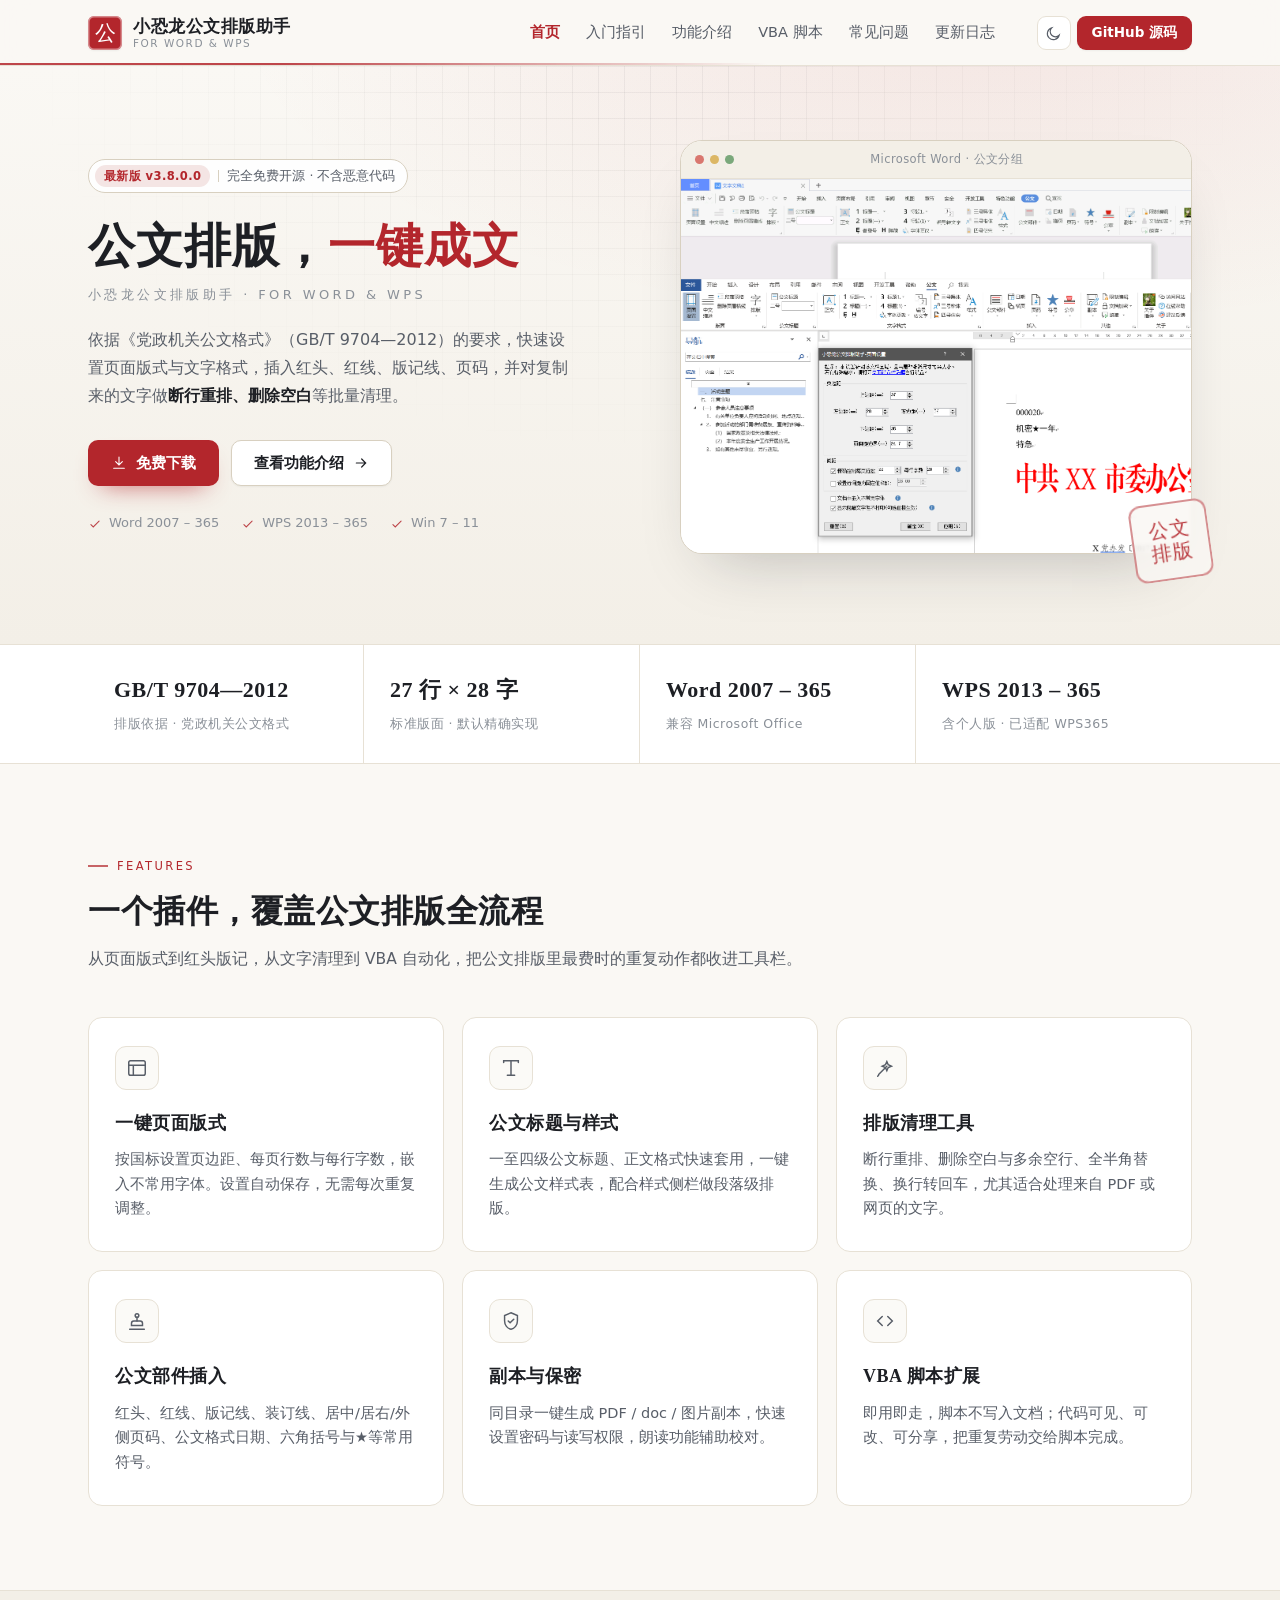
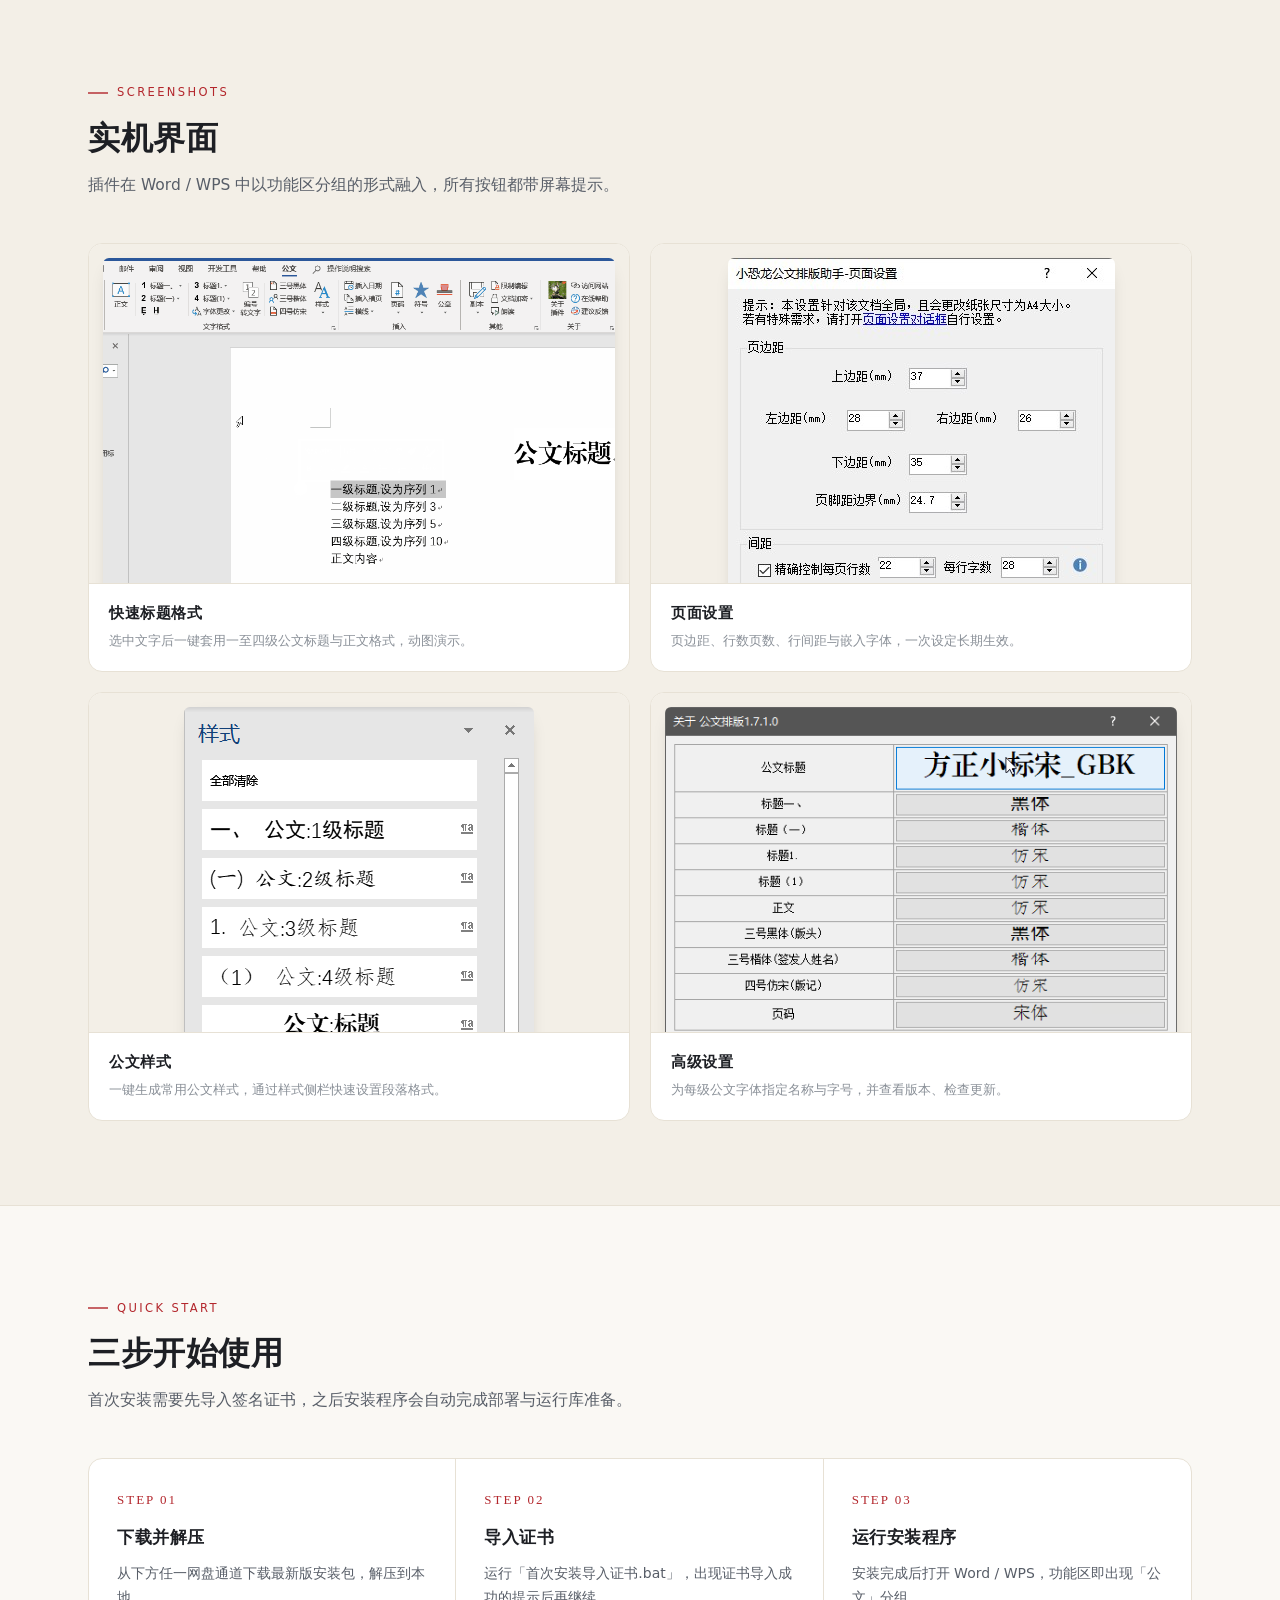
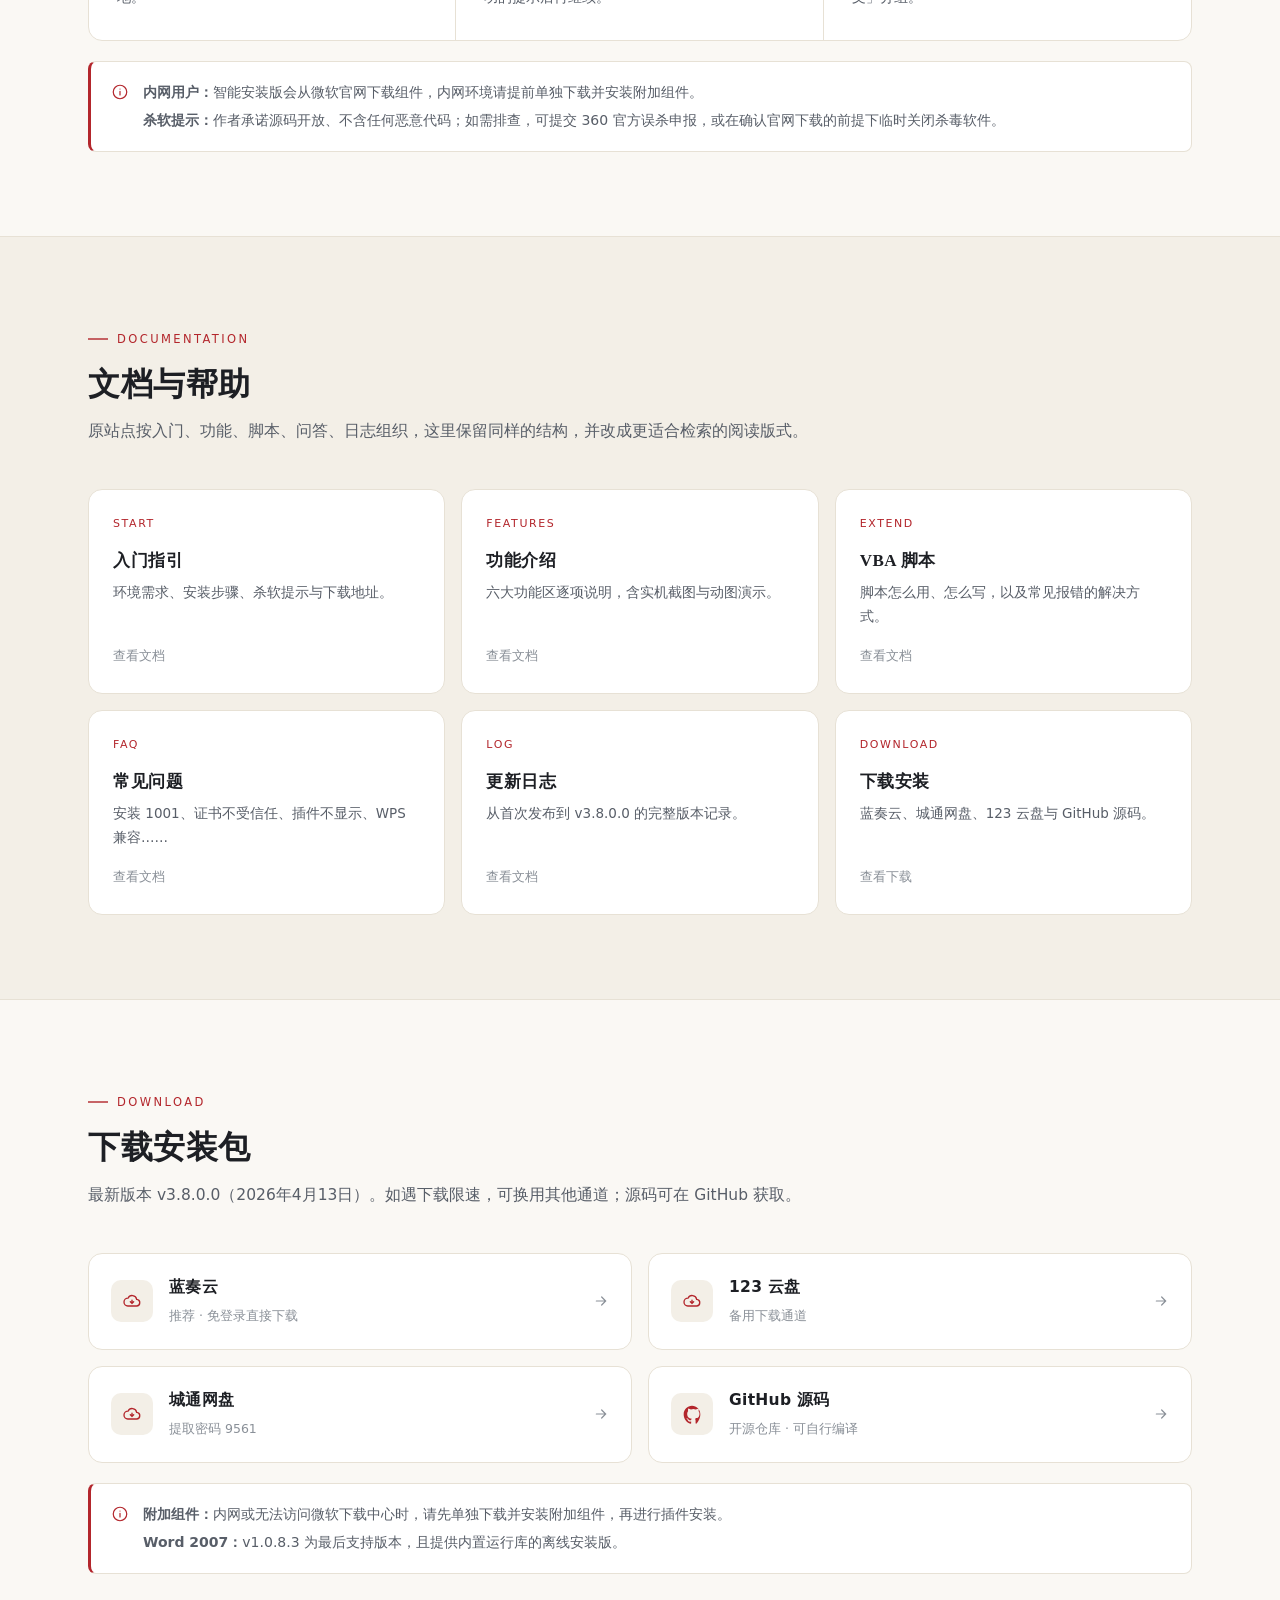
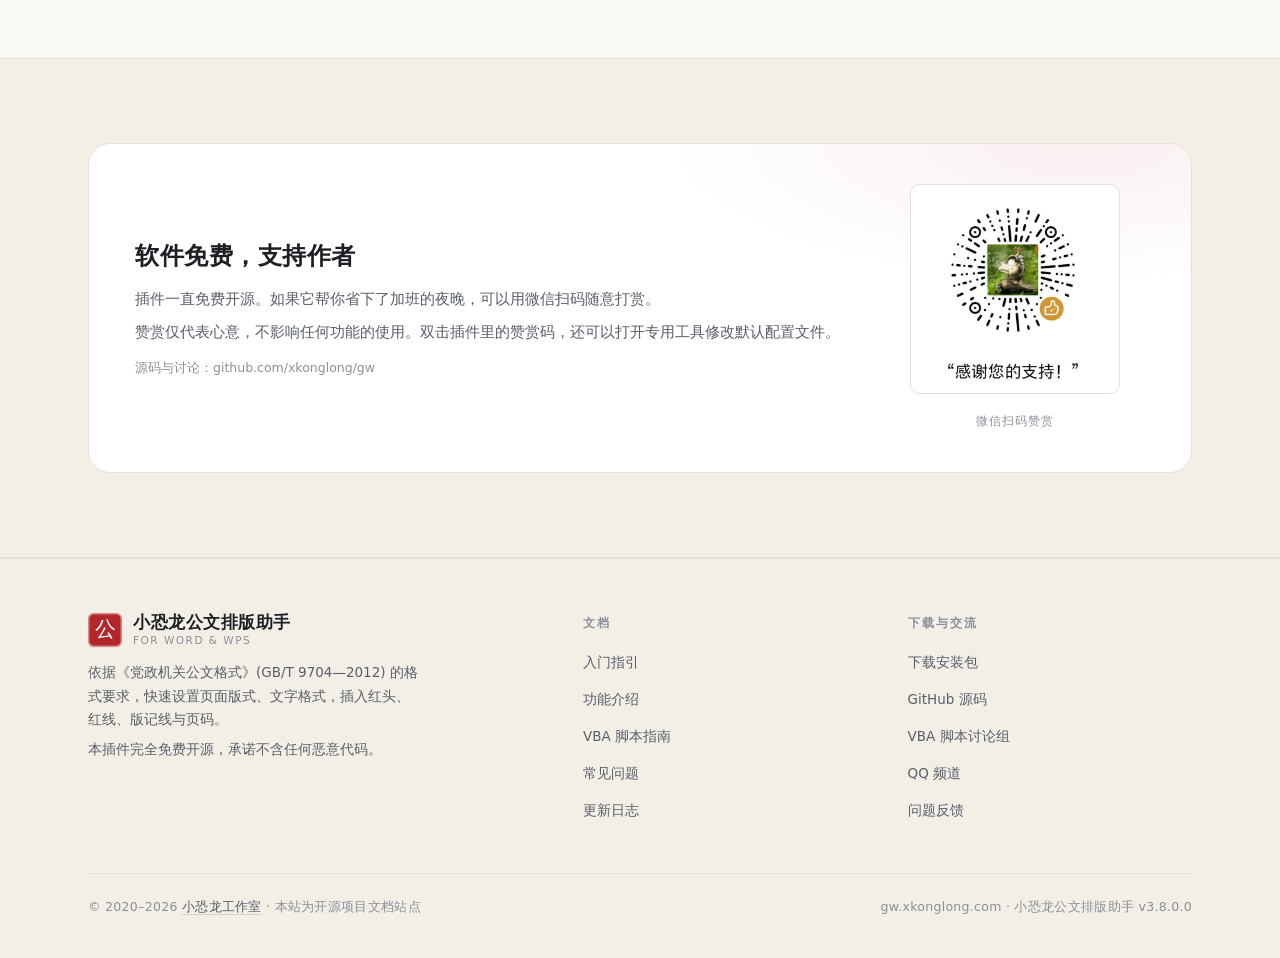
<file: index.html>
<!DOCTYPE html>
<html lang="zh-CN" data-theme="light">
<head>
<meta charset="utf-8">
<meta name="viewport" content="width=device-width, initial-scale=1">
<title>小恐龙公文排版助手 for Word/WPS · 一键公文排版</title>
<meta name="description" content="小恐龙公文排版助手：依据 GB/T 9704—2012 的一键公文排版插件，支持 Word 2007–365 与 WPS，免费开源。">
<meta name="theme-color" content="#b3262c">
<meta property="og:title" content="小恐龙公文排版助手 for Word/WPS · 一键公文排版">
<meta property="og:description" content="小恐龙公文排版助手：依据 GB/T 9704—2012 的一键公文排版插件，支持 Word 2007–365 与 WPS，免费开源。">
<meta property="og:type" content="website">
<meta property="og:url" content="https://gw.xkonglong.com/">
<link rel="icon" href="favicon.ico">
<link rel="stylesheet" href="assets/style.css">
<script>
(function(){
  try {
    var t = localStorage.getItem('xkl-theme');
    if (t === 'dark') document.documentElement.setAttribute('data-theme', 'dark');
  } catch (e) {}
})();
</script>
</head>
<body>

<header class="site-header">
  <div class="container header-inner">
    <a class="brand" href="index.html">
      <span class="brand-seal" aria-hidden="true">公</span>
      <span class="brand-text">
        <span class="brand-name">小恐龙公文排版助手</span>
        <span class="brand-sub">for Word &amp; WPS</span>
      </span>
    </a>
    <nav class="nav" aria-label="主导航">
        <a href="index.html" aria-current="page">首页</a>
        <a href="guide.html">入门指引</a>
        <a href="feature.html">功能介绍</a>
        <a href="vba.html">VBA 脚本</a>
        <a href="faq.html">常见问题</a>
        <a href="update.html">更新日志</a>
    </nav>
    <div class="nav-tools">
      <button class="icon-btn" id="theme-toggle" type="button" aria-label="切换主题" title="切换深浅主题"><svg viewBox="0 0 24 24" fill="none" stroke="currentColor" stroke-width="1.6" stroke-linecap="round"><circle cx="12" cy="12" r="4"/><path d="M12 2v2M12 20v2M2 12h2M20 12h2M5 5l1.5 1.5M17.5 17.5L19 19M19 5l-1.5 1.5M6.5 17.5L5 19"/></svg></button>
      <a class="btn-nav" href="https://github.com/xkonglong/gw" target="_blank" rel="noopener">GitHub 源码</a>
      <button class="icon-btn burger" id="menu-toggle" type="button" aria-label="打开菜单"><svg viewBox="0 0 24 24" fill="none" stroke="currentColor" stroke-width="1.8" stroke-linecap="round"><path d="M4 7h16M4 12h16M4 17h16"/></svg></button>
    </div>
  </div>
</header>
<div class="mobile-menu" id="mobile-menu">
  <a href="index.html">首页</a>
  <a href="guide.html">入门指引</a>
  <a href="feature.html">功能介绍</a>
  <a href="vba.html">VBA 脚本</a>
  <a href="faq.html">常见问题</a>
  <a href="update.html">更新日志</a>
  <a href="https://github.com/xkonglong/gw" target="_blank" rel="noopener">GitHub 源码</a>
</div>

<main>
  <section class="hero">
    <div class="container hero-grid">
      <div class="hero-copy">
        <div class="hero-badge"><b>最新版 v3.8.0.0</b><i></i>完全免费开源 · 不含恶意代码</div>
        <h1>公文排版，<em>一键成文</em></h1>
        <div class="hero-sub-en">小恐龙公文排版助手 · for Word &amp; WPS</div>
        <p class="hero-lead">依据《党政机关公文格式》（GB/T 9704—2012）的要求，快速设置页面版式与文字格式，插入红头、红线、版记线、页码，并对复制来的文字做<strong>断行重排、删除空白</strong>等批量清理。</p>
        <div class="hero-actions">
          <a class="btn btn-primary" href="#download"><svg viewBox="0 0 24 24" fill="none" stroke="currentColor" stroke-width="1.6" stroke-linecap="round"><path d="M12 3v11M7 10l5 5 5-5M4 20h16"/></svg> 免费下载</a>
          <a class="btn btn-ghost" href="feature.html">查看功能介绍 <svg viewBox="0 0 24 24" fill="none" stroke="currentColor" stroke-width="1.8" stroke-linecap="round"><path d="M5 12h14M13 6l6 6-6 6"/></svg></a>
        </div>
        <div class="hero-meta">
          <span><svg viewBox="0 0 24 24" fill="none" stroke="currentColor" stroke-width="1.8" stroke-linecap="round"><path d="M5 13l4 4 10-10"/></svg> Word 2007 – 365</span>
          <span><svg viewBox="0 0 24 24" fill="none" stroke="currentColor" stroke-width="1.8" stroke-linecap="round"><path d="M5 13l4 4 10-10"/></svg> WPS 2013 – 365</span>
          <span><svg viewBox="0 0 24 24" fill="none" stroke="currentColor" stroke-width="1.8" stroke-linecap="round"><path d="M5 13l4 4 10-10"/></svg> Win 7 – 11</span>
        </div>
      </div>
      <div class="hero-visual">
        <div class="window">
          <div class="window-bar">
            <span class="dots"><i></i><i></i><i></i></span>
            <span class="window-title">Microsoft Word · 公文分组</span>
          </div>
          <img src="img/c1.png" alt="小恐龙公文排版助手在 Word 中的界面" width="1291" height="947">
        </div>
        <div class="hero-stamp" aria-hidden="true">公文<br>排版</div>
      </div>
    </div>
  </section>

  <section class="fact-bar">
    <div class="container fact-grid">
      <div class="fact"><strong>GB/T 9704—2012</strong><span>排版依据 · 党政机关公文格式</span></div>
      <div class="fact"><strong>27 行 × 28 字</strong><span>标准版面 · 默认精确实现</span></div>
      <div class="fact"><strong>Word 2007 – 365</strong><span>兼容 Microsoft Office</span></div>
      <div class="fact"><strong>WPS 2013 – 365</strong><span>含个人版 · 已适配 WPS365</span></div>
    </div>
  </section>

  <section class="section" id="features">
    <div class="container">
      <div class="section-head">
        <span class="eyebrow">FEATURES</span>
        <h2 class="section-title">一个插件，覆盖公文排版全流程</h2>
        <p class="section-desc">从页面版式到红头版记，从文字清理到 VBA 自动化，把公文排版里最费时的重复动作都收进工具栏。</p>
      </div>
      <div class="cards">

      <article class="card">
        <div class="card-icon"><svg viewBox="0 0 24 24" fill="none" stroke="currentColor" stroke-width="1.6" stroke-linecap="round"><rect x="3" y="4" width="18" height="16" rx="2"/><path d="M3 9h18M8 9v11"/></svg></div>
        <h3>一键页面版式</h3>
        <p>按国标设置页边距、每页行数与每行字数，嵌入不常用字体。设置自动保存，无需每次重复调整。</p>
      </article>

      <article class="card">
        <div class="card-icon"><svg viewBox="0 0 24 24" fill="none" stroke="currentColor" stroke-width="1.6" stroke-linecap="round"><path d="M4 6V4h16v2M12 4v16M8 20h8"/></svg></div>
        <h3>公文标题与样式</h3>
        <p>一至四级公文标题、正文格式快速套用，一键生成公文样式表，配合样式侧栏做段落级排版。</p>
      </article>

      <article class="card">
        <div class="card-icon"><svg viewBox="0 0 24 24" fill="none" stroke="currentColor" stroke-width="1.6" stroke-linecap="round"><path d="M5 19l9-9M14 5l1.5 3.5L19 10l-3.5 1.5L14 15l-1.5-3.5L9 10l3.5-1.5z"/><path d="M4 21l1-1"/></svg></div>
        <h3>排版清理工具</h3>
        <p>断行重排、删除空白与多余空行、全半角替换、换行转回车，尤其适合处理来自 PDF 或网页的文字。</p>
      </article>

      <article class="card">
        <div class="card-icon"><svg viewBox="0 0 24 24" fill="none" stroke="currentColor" stroke-width="1.6" stroke-linecap="round"><path d="M4 21h16M6 17h12v-2.5c0-1.4-1.1-2.5-2.5-2.5H8.5C7.1 12 6 13.1 6 14.5z"/><path d="M12 12V8"/><circle cx="12" cy="6" r="2"/></svg></div>
        <h3>公文部件插入</h3>
        <p>红头、红线、版记线、装订线、居中/居右/外侧页码、公文格式日期、六角括号与★等常用符号。</p>
      </article>

      <article class="card">
        <div class="card-icon"><svg viewBox="0 0 24 24" fill="none" stroke="currentColor" stroke-width="1.6" stroke-linecap="round"><path d="M12 3l7 3v6c0 4.4-3 8.2-7 9-4-.8-7-4.6-7-9V6z"/><path d="M9 12l2 2 4-4"/></svg></div>
        <h3>副本与保密</h3>
        <p>同目录一键生成 PDF / doc / 图片副本，快速设置密码与读写权限，朗读功能辅助校对。</p>
      </article>

      <article class="card">
        <div class="card-icon"><svg viewBox="0 0 24 24" fill="none" stroke="currentColor" stroke-width="1.6" stroke-linecap="round"><path d="M9 7l-5 5 5 5M15 7l5 5-5 5"/></svg></div>
        <h3>VBA 脚本扩展</h3>
        <p>即用即走，脚本不写入文档；代码可见、可改、可分享，把重复劳动交给脚本完成。</p>
      </article>
      </div>
    </div>
  </section>

  <section class="section section-alt" id="screens">
    <div class="container">
      <div class="section-head">
        <span class="eyebrow">SCREENSHOTS</span>
        <h2 class="section-title">实机界面</h2>
        <p class="section-desc">插件在 Word / WPS 中以功能区分组的形式融入，所有按钮都带屏幕提示。</p>
      </div>
      <div class="shots">

        <figure class="shot">
          <div class="shot-img"><img src="img/formatText.gif" alt="快速标题格式" loading="lazy"></div>
          <figcaption class="shot-meta"><h4>快速标题格式</h4><p>选中文字后一键套用一至四级公文标题与正文格式，动图演示。</p></figcaption>
        </figure>

        <figure class="shot">
          <div class="shot-img"><img src="img/papersetup.jpg" alt="页面设置" loading="lazy"></div>
          <figcaption class="shot-meta"><h4>页面设置</h4><p>页边距、行数页数、行间距与嵌入字体，一次设定长期生效。</p></figcaption>
        </figure>

        <figure class="shot">
          <div class="shot-img"><img src="img/style.png" alt="公文样式" loading="lazy"></div>
          <figcaption class="shot-meta"><h4>公文样式</h4><p>一键生成常用公文样式，通过样式侧栏快速设置段落格式。</p></figcaption>
        </figure>

        <figure class="shot">
          <div class="shot-img"><img src="img/aboutSetting.gif" alt="高级设置" loading="lazy"></div>
          <figcaption class="shot-meta"><h4>高级设置</h4><p>为每级公文字体指定名称与字号，并查看版本、检查更新。</p></figcaption>
        </figure>
      </div>
    </div>
  </section>

  <section class="section" id="start">
    <div class="container">
      <div class="section-head">
        <span class="eyebrow">QUICK START</span>
        <h2 class="section-title">三步开始使用</h2>
        <p class="section-desc">首次安装需要先导入签名证书，之后安装程序会自动完成部署与运行库准备。</p>
      </div>
      <div class="steps">
        <div class="step">
          <span class="step-num">STEP 01</span>
          <h4>下载并解压</h4>
          <p>从下方任一网盘通道下载最新版安装包，解压到本地。</p>
        </div>
        <div class="step">
          <span class="step-num">STEP 02</span>
          <h4>导入证书</h4>
          <p>运行「首次安装导入证书.bat」，出现证书导入成功的提示后再继续。</p>
        </div>
        <div class="step">
          <span class="step-num">STEP 03</span>
          <h4>运行安装程序</h4>
          <p>安装完成后打开 Word / WPS，功能区即出现「公文」分组。</p>
        </div>
      </div>
      <div class="notice">
        <svg viewBox="0 0 24 24" fill="none" stroke="currentColor" stroke-width="1.6" stroke-linecap="round"><circle cx="12" cy="12" r="9"/><path d="M12 8h.01M12 11v5"/></svg>
        <div>
          <p><strong>内网用户：</strong>智能安装版会从微软官网下载组件，内网环境请提前单独下载并安装附加组件。</p>
          <p><strong>杀软提示：</strong>作者承诺源码开放、不含任何恶意代码；如需排查，可提交 360 官方误杀申报，或在确认官网下载的前提下临时关闭杀毒软件。</p>
        </div>
      </div>
    </div>
  </section>

  <section class="section section-alt" id="docs">
    <div class="container">
      <div class="section-head">
        <span class="eyebrow">DOCUMENTATION</span>
        <h2 class="section-title">文档与帮助</h2>
        <p class="section-desc">原站点按入门、功能、脚本、问答、日志组织，这里保留同样的结构，并改成更适合检索的阅读版式。</p>
      </div>
      <div class="doc-cards">

      <a class="doc-card" href="guide.html">
        <span class="tag">START</span>
        <h4>入门指引</h4>
        <p>环境需求、安装步骤、杀软提示与下载地址。</p>
        <span class="more">查看文档</span>
      </a>

      <a class="doc-card" href="feature.html">
        <span class="tag">FEATURES</span>
        <h4>功能介绍</h4>
        <p>六大功能区逐项说明，含实机截图与动图演示。</p>
        <span class="more">查看文档</span>
      </a>

      <a class="doc-card" href="vba.html">
        <span class="tag">EXTEND</span>
        <h4>VBA 脚本</h4>
        <p>脚本怎么用、怎么写，以及常见报错的解决方式。</p>
        <span class="more">查看文档</span>
      </a>

      <a class="doc-card" href="faq.html">
        <span class="tag">FAQ</span>
        <h4>常见问题</h4>
        <p>安装 1001、证书不受信任、插件不显示、WPS 兼容……</p>
        <span class="more">查看文档</span>
      </a>

      <a class="doc-card" href="update.html">
        <span class="tag">LOG</span>
        <h4>更新日志</h4>
        <p>从首次发布到 v3.8.0.0 的完整版本记录。</p>
        <span class="more">查看文档</span>
      </a>

      <a class="doc-card" href="index.html#download">
        <span class="tag">DOWNLOAD</span>
        <h4>下载安装</h4>
        <p>蓝奏云、城通网盘、123 云盘与 GitHub 源码。</p>
        <span class="more">查看下载</span>
      </a>
      </div>
    </div>
  </section>

  <section class="section" id="download">
    <div class="container">
      <div class="section-head">
        <span class="eyebrow">DOWNLOAD</span>
        <h2 class="section-title">下载安装包</h2>
        <p class="section-desc">最新版本 v3.8.0.0（2026年4月13日）。如遇下载限速，可换用其他通道；源码可在 GitHub 获取。</p>
      </div>
      <div class="downloads">

      <a class="dl" href="https://xkonglong.lanzoux.com/b00dbbvcj" target="_blank" rel="noopener">
        <span class="dl-icon"><svg viewBox="0 0 24 24" fill="none" stroke="currentColor" stroke-width="1.6" stroke-linecap="round"><path d="M7 18h10a4 4 0 0 0 .6-8 5.5 5.5 0 0 0-10.4-1.4A3.8 3.8 0 0 0 7 18z"/><path d="M12 11v4M10 12.8l2 2 2-2"/></svg></span>
        <span class="dl-body"><strong>蓝奏云</strong><span>推荐 · 免登录直接下载</span></span>
        <span class="dl-arrow"><svg viewBox="0 0 24 24" fill="none" stroke="currentColor" stroke-width="1.8" stroke-linecap="round"><path d="M5 12h14M13 6l6 6-6 6"/></svg></span>
      </a>

      <a class="dl" href="https://www.123pan.com/s/BYLA-CZwHv" target="_blank" rel="noopener">
        <span class="dl-icon"><svg viewBox="0 0 24 24" fill="none" stroke="currentColor" stroke-width="1.6" stroke-linecap="round"><path d="M7 18h10a4 4 0 0 0 .6-8 5.5 5.5 0 0 0-10.4-1.4A3.8 3.8 0 0 0 7 18z"/><path d="M12 11v4M10 12.8l2 2 2-2"/></svg></span>
        <span class="dl-body"><strong>123 云盘</strong><span>备用下载通道</span></span>
        <span class="dl-arrow"><svg viewBox="0 0 24 24" fill="none" stroke="currentColor" stroke-width="1.8" stroke-linecap="round"><path d="M5 12h14M13 6l6 6-6 6"/></svg></span>
      </a>

      <a class="dl" href="https://url38.ctfile.com/d/15334738-33069050-4ebf20?p=9561" target="_blank" rel="noopener">
        <span class="dl-icon"><svg viewBox="0 0 24 24" fill="none" stroke="currentColor" stroke-width="1.6" stroke-linecap="round"><path d="M7 18h10a4 4 0 0 0 .6-8 5.5 5.5 0 0 0-10.4-1.4A3.8 3.8 0 0 0 7 18z"/><path d="M12 11v4M10 12.8l2 2 2-2"/></svg></span>
        <span class="dl-body"><strong>城通网盘</strong><span>提取密码 9561</span></span>
        <span class="dl-arrow"><svg viewBox="0 0 24 24" fill="none" stroke="currentColor" stroke-width="1.8" stroke-linecap="round"><path d="M5 12h14M13 6l6 6-6 6"/></svg></span>
      </a>

      <a class="dl" href="https://github.com/xkonglong/gw" target="_blank" rel="noopener">
        <span class="dl-icon"><svg viewBox="0 0 24 24" fill="currentColor"><path d="M12 2C6.5 2 2 6.6 2 12.2c0 5.4 3.4 9.9 8.2 11.5.6.1.8-.3.8-.6v-2c-3.3.7-4-1.6-4-1.6-.5-1.4-1.3-1.8-1.3-1.8-1.1-.7.1-.7.1-.7 1.2.1 1.8 1.2 1.8 1.2 1 1.8 2.7 1.3 3.4 1 .1-.8.4-1.3.7-1.6-2.7-.3-5.5-1.4-5.5-6 0-1.3.5-2.4 1.2-3.2-.1-.3-.5-1.5.1-3.1 0 0 1 .3 3.2 1.2a11 11 0 0 1 5.8 0c3.2-.9 3.2-1.2 3.2-1.2.6 1.6.2 2.8.1 3.1.8.8 1.2 1.9 1.2 3.2 0 4.6-2.8 5.7-5.5 6 .4.4.8 1.1.8 2.2v3.3c0 .3.2.7.8.6C18.6 22.1 22 17.6 22 12.2 22 6.6 17.5 2 12 2z"/></svg></span>
        <span class="dl-body"><strong>GitHub 源码</strong><span>开源仓库 · 可自行编译</span></span>
        <span class="dl-arrow"><svg viewBox="0 0 24 24" fill="none" stroke="currentColor" stroke-width="1.8" stroke-linecap="round"><path d="M5 12h14M13 6l6 6-6 6"/></svg></span>
      </a>
      </div>
      <div class="notice">
        <svg viewBox="0 0 24 24" fill="none" stroke="currentColor" stroke-width="1.6" stroke-linecap="round"><circle cx="12" cy="12" r="9"/><path d="M12 8h.01M12 11v5"/></svg>
        <div>
          <p><strong>附加组件：</strong>内网或无法访问微软下载中心时，请先单独下载并安装附加组件，再进行插件安装。</p>
          <p><strong>Word 2007：</strong>v1.0.8.3 为最后支持版本，且提供内置运行库的离线安装版。</p>
        </div>
      </div>
    </div>
  </section>

  <section class="section section-alt" id="donate">
    <div class="container">
      <div class="donate">
        <div>
          <h3>软件免费，支持作者</h3>
          <p>插件一直免费开源。如果它帮你省下了加班的夜晚，可以用微信扫码随意打赏。</p>
          <p>赞赏仅代表心意，不影响任何功能的使用。双击插件里的赞赏码，还可以打开专用工具修改默认配置文件。</p>
          <small>源码与讨论：github.com/xkonglong/gw</small>
        </div>
        <div class="donate-qr">
          <img src="img/zsm.jpg" alt="微信赞赏码" loading="lazy">
          <span>微信扫码赞赏</span>
        </div>
      </div>
    </div>
  </section>
</main>

<footer class="site-footer">
  <div class="container">
    <div class="footer-grid">
      <div class="footer-brand">
        <a class="brand" href="index.html">
          <span class="brand-seal" aria-hidden="true">公</span>
          <span class="brand-text">
            <span class="brand-name">小恐龙公文排版助手</span>
            <span class="brand-sub">for Word &amp; WPS</span>
          </span>
        </a>
        <p>依据《党政机关公文格式》(GB/T 9704—2012) 的格式要求，快速设置页面版式、文字格式，插入红头、红线、版记线与页码。</p>
        <p>本插件完全免费开源，承诺不含任何恶意代码。</p>
      </div>
      <div class="footer-col">
        <h5>文档</h5>
        <ul>
          <li><a href="guide.html">入门指引</a></li>
          <li><a href="feature.html">功能介绍</a></li>
          <li><a href="vba.html">VBA 脚本指南</a></li>
          <li><a href="faq.html">常见问题</a></li>
          <li><a href="update.html">更新日志</a></li>
        </ul>
      </div>
      <div class="footer-col">
        <h5>下载与交流</h5>
        <ul>
          <li><a href="#download">下载安装包</a></li>
          <li><a href="https://github.com/xkonglong/gw" target="_blank" rel="noopener">GitHub 源码</a></li>
          <li><a href="https://github.com/xkonglong/gw/discussions" target="_blank" rel="noopener">VBA 脚本讨论组</a></li>
          <li><a href="https://pd.qq.com/s/exu99qgjm" target="_blank" rel="noopener">QQ 频道</a></li>
          <li><a href="https://support.qq.com/products/57503" target="_blank" rel="noopener">问题反馈</a></li>
        </ul>
      </div>
    </div>
    <div class="footer-bottom">
      <span>© 2020–2026 <a href="https://xkonglong.com">小恐龙工作室</a> · 本站为开源项目文档站点</span>
      <span>gw.xkonglong.com · 小恐龙公文排版助手 v3.8.0.0</span>
    </div>
  </div>
</footer>
<button class="to-top" id="to-top" type="button" aria-label="回到顶部"><svg viewBox="0 0 24 24" fill="none" stroke="currentColor" stroke-width="1.8" stroke-linecap="round"><path d="M12 19V5M6 11l6-6 6 6"/></svg></button>
<script src="assets/app.js" defer></script>

</body>
</html>
</file>
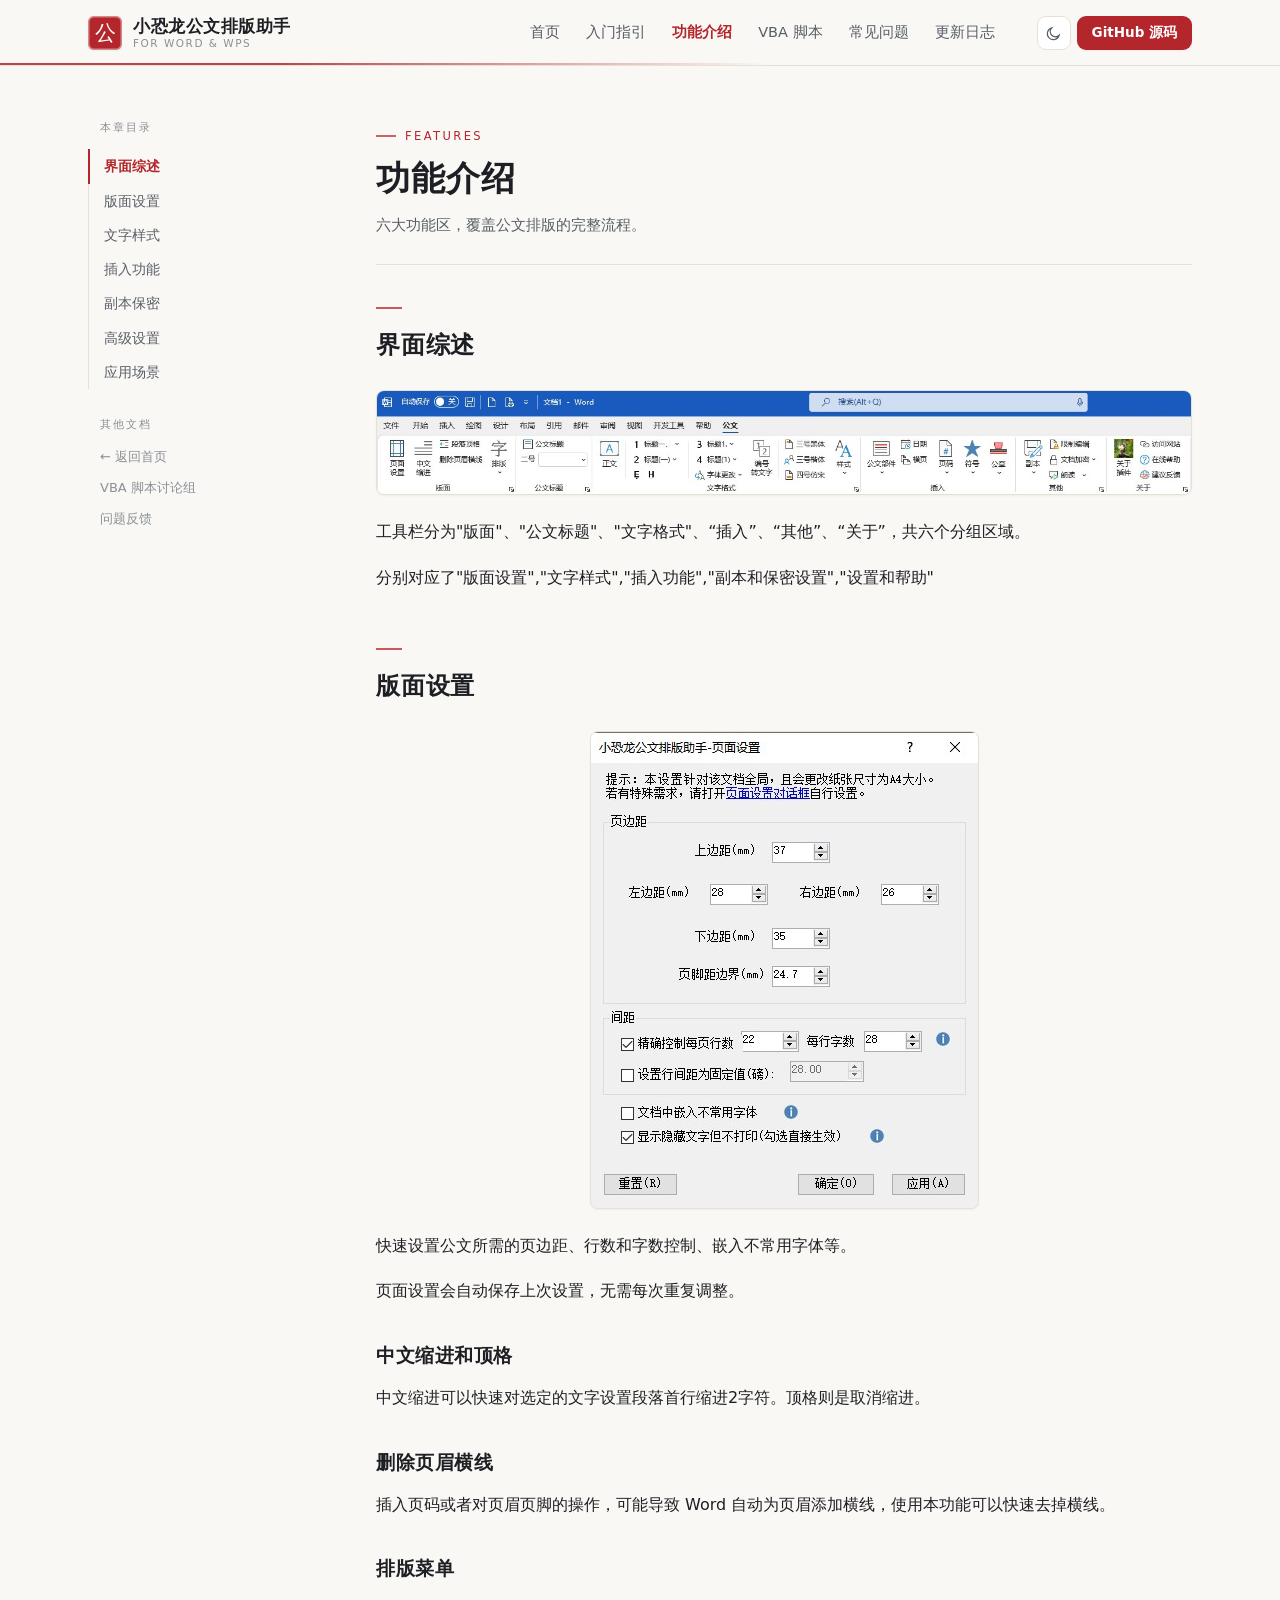
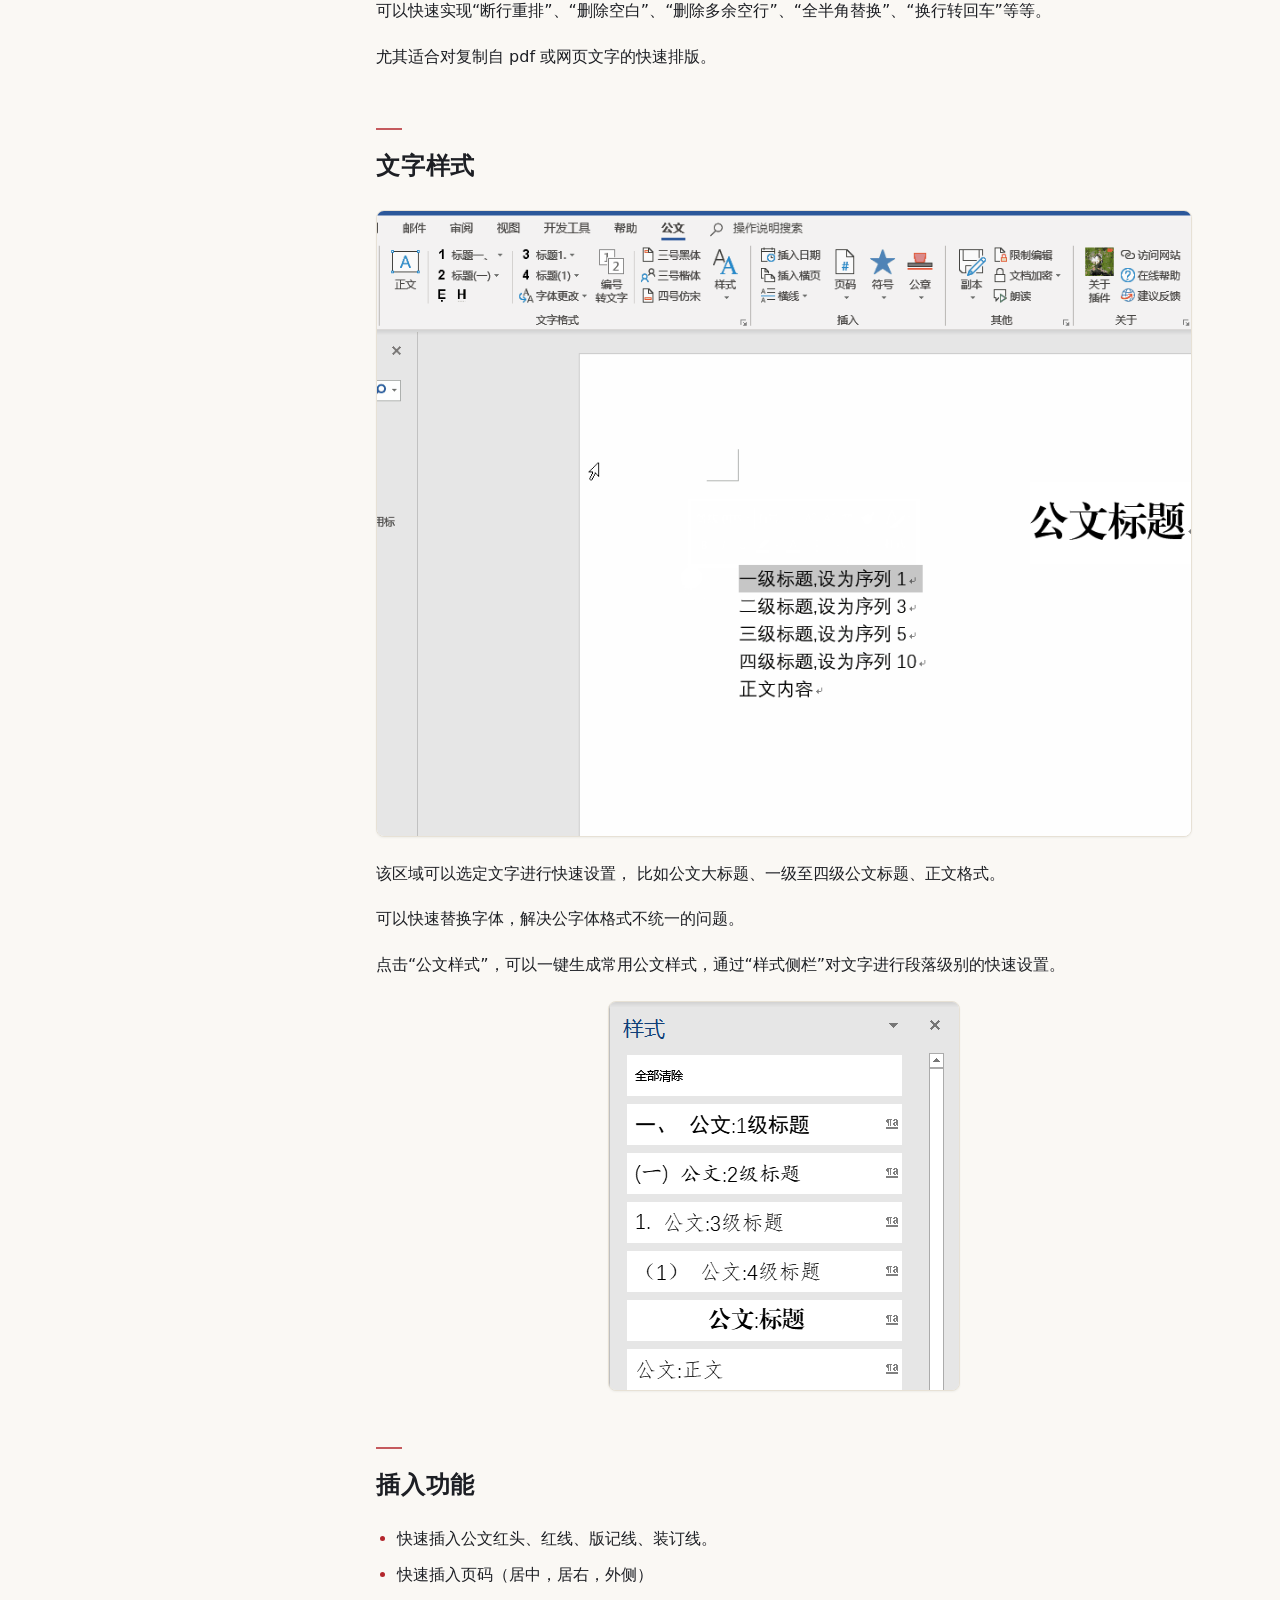
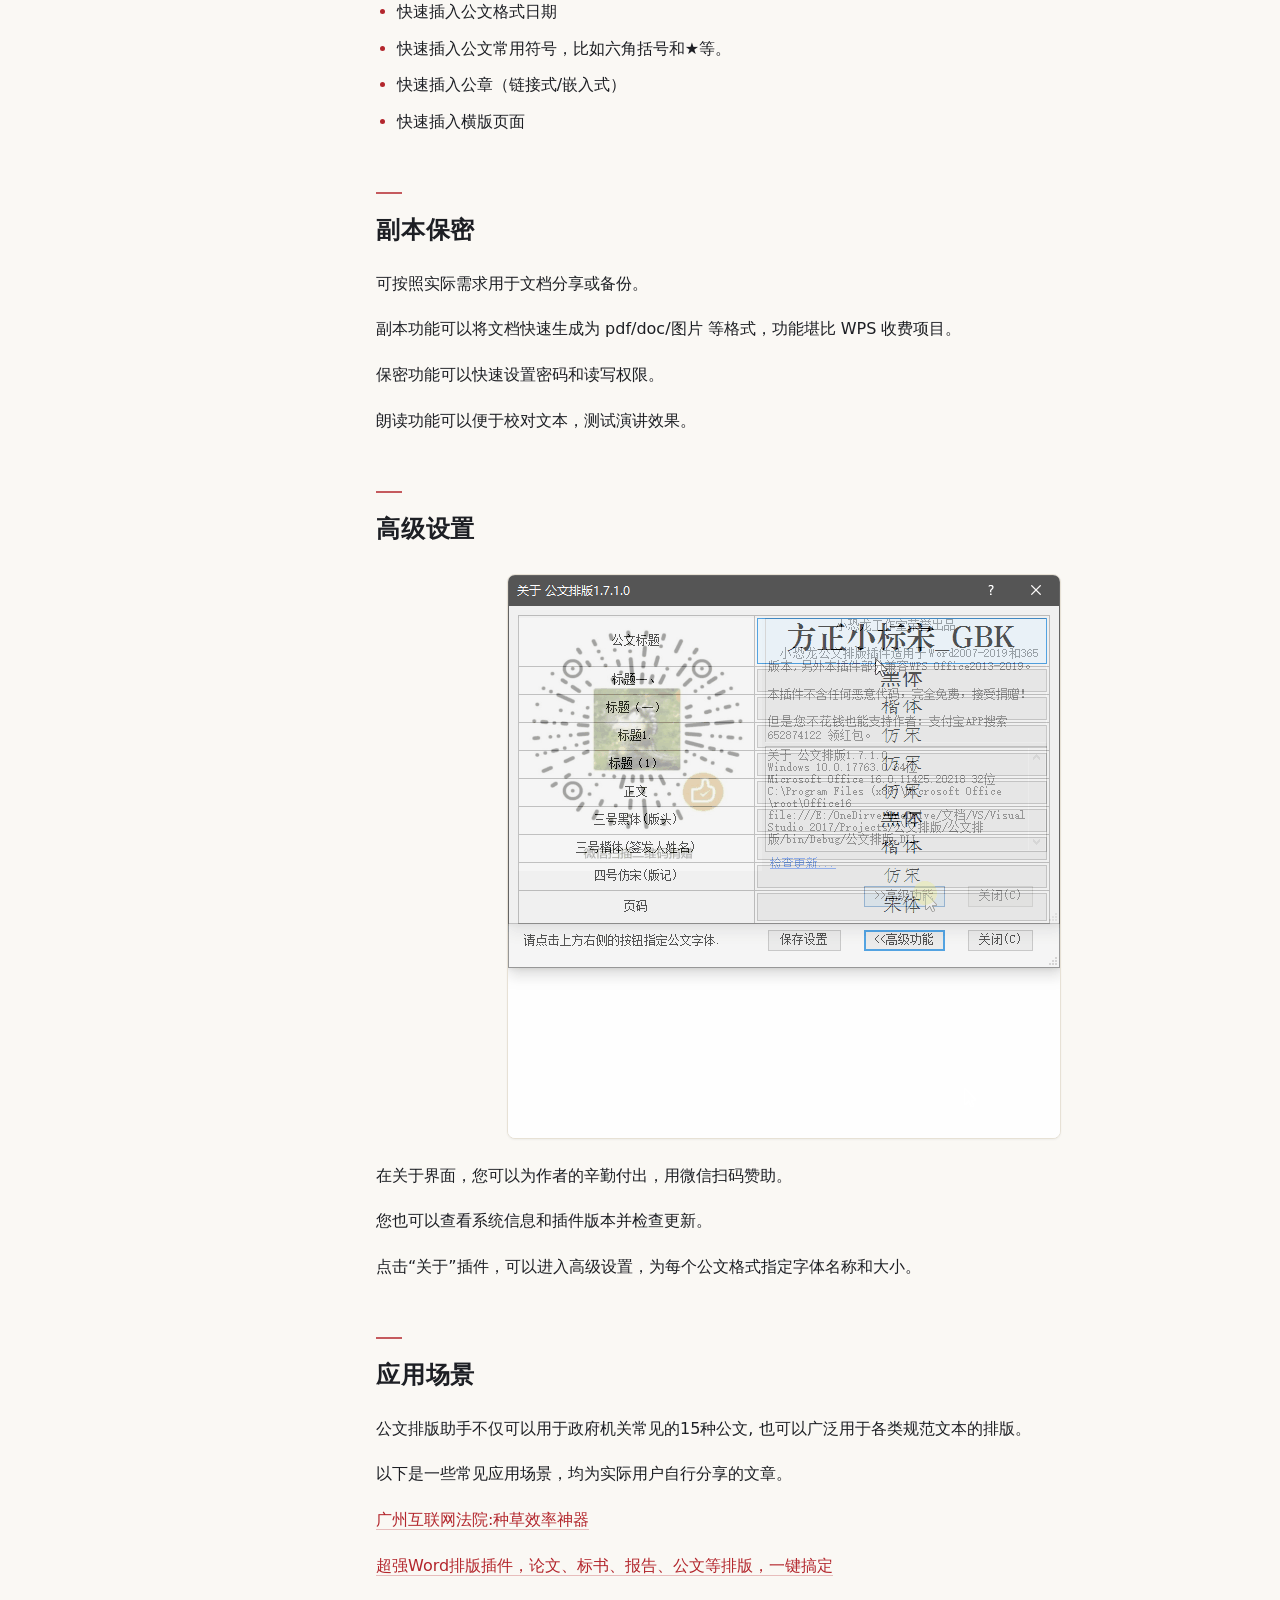
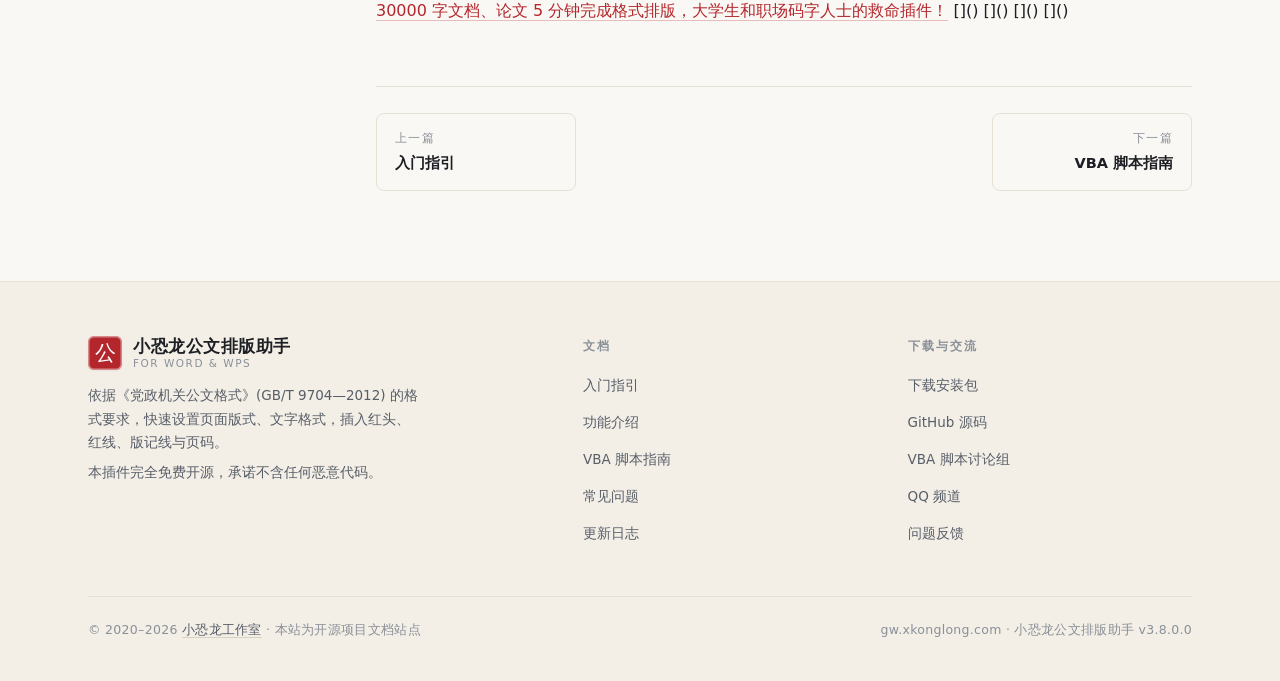
<file: feature.html>
<!DOCTYPE html>
<html lang="zh-CN" data-theme="light">
<head>
<meta charset="utf-8">
<meta name="viewport" content="width=device-width, initial-scale=1">
<title>功能介绍 · 小恐龙公文排版助手</title>
<meta name="description" content="版面设置、文字样式、插入功能、副本保密与高级设置，逐项了解公文排版助手的能力。">
<meta name="theme-color" content="#b3262c">
<meta property="og:title" content="功能介绍 · 小恐龙公文排版助手">
<meta property="og:description" content="版面设置、文字样式、插入功能、副本保密与高级设置，逐项了解公文排版助手的能力。">
<meta property="og:type" content="website">
<meta property="og:url" content="https://gw.xkonglong.com/feature.html">
<link rel="icon" href="favicon.ico">
<link rel="stylesheet" href="assets/style.css">
<script>
(function(){
  try {
    var t = localStorage.getItem('xkl-theme');
    if (t === 'dark') document.documentElement.setAttribute('data-theme', 'dark');
  } catch (e) {}
})();
</script>
</head>
<body>

<header class="site-header">
  <div class="container header-inner">
    <a class="brand" href="index.html">
      <span class="brand-seal" aria-hidden="true">公</span>
      <span class="brand-text">
        <span class="brand-name">小恐龙公文排版助手</span>
        <span class="brand-sub">for Word &amp; WPS</span>
      </span>
    </a>
    <nav class="nav" aria-label="主导航">
        <a href="index.html">首页</a>
        <a href="guide.html">入门指引</a>
        <a href="feature.html" aria-current="page">功能介绍</a>
        <a href="vba.html">VBA 脚本</a>
        <a href="faq.html">常见问题</a>
        <a href="update.html">更新日志</a>
    </nav>
    <div class="nav-tools">
      <button class="icon-btn" id="theme-toggle" type="button" aria-label="切换主题" title="切换深浅主题"><svg viewBox="0 0 24 24" fill="none" stroke="currentColor" stroke-width="1.6" stroke-linecap="round"><circle cx="12" cy="12" r="4"/><path d="M12 2v2M12 20v2M2 12h2M20 12h2M5 5l1.5 1.5M17.5 17.5L19 19M19 5l-1.5 1.5M6.5 17.5L5 19"/></svg></button>
      <a class="btn-nav" href="https://github.com/xkonglong/gw" target="_blank" rel="noopener">GitHub 源码</a>
      <button class="icon-btn burger" id="menu-toggle" type="button" aria-label="打开菜单"><svg viewBox="0 0 24 24" fill="none" stroke="currentColor" stroke-width="1.8" stroke-linecap="round"><path d="M4 7h16M4 12h16M4 17h16"/></svg></button>
    </div>
  </div>
</header>
<div class="mobile-menu" id="mobile-menu">
  <a href="index.html">首页</a>
  <a href="guide.html">入门指引</a>
  <a href="feature.html">功能介绍</a>
  <a href="vba.html">VBA 脚本</a>
  <a href="faq.html">常见问题</a>
  <a href="update.html">更新日志</a>
  <a href="https://github.com/xkonglong/gw" target="_blank" rel="noopener">GitHub 源码</a>
</div>

<main class="container">
  <div class="doc-layout">
    <aside class="doc-aside">
      <div class="doc-aside-inner">

      <p class="aside-label">本章目录</p>
      <ul class="aside-nav">
          <li><a href="#sec-1">界面综述</a></li>
          <li><a href="#sec-2">版面设置</a></li>
          <li><a href="#sec-6">文字样式</a></li>
          <li><a href="#sec-7">插入功能</a></li>
          <li><a href="#sec-8">副本保密</a></li>
          <li><a href="#sec-9">高级设置</a></li>
          <li><a href="#sec-10">应用场景</a></li>
      </ul>

      <p class="aside-label">其他文档</p>
      <div class="aside-links">
        <a href="index.html">← 返回首页</a>
        <a href="https://github.com/xkonglong/gw/discussions" target="_blank" rel="noopener">VBA 脚本讨论组</a>
        <a href="https://support.qq.com/products/57503" target="_blank" rel="noopener">问题反馈</a>
      </div>

      </div>
    </aside>
    <div class="doc-main">
      <div class="doc-head">
        <span class="eyebrow">FEATURES</span>
        <h1>功能介绍</h1>
        <p>六大功能区，覆盖公文排版的完整流程。</p>
      </div>

      <article class="prose">
<h2 id="sec-1">界面综述</h2>
<p><img src="img/xklbanner.jpg" alt="工具栏外观"> 工具栏分为"版面"、"公文标题"、"文字格式"、“插入”、“其他”、“关于”，共六个分组区域。</p>
<p>分别对应了"版面设置","文字样式","插入功能","副本和保密设置","设置和帮助"</p>
<h2 id="sec-2">版面设置</h2>
<p><img src="img/papersetup.jpg" alt="页面设置"></p>
<p>快速设置公文所需的页边距、行数和字数控制、嵌入不常用字体等。</p>
<p>页面设置会自动保存上次设置，无需每次重复调整。</p>
<h3 id="sec-3">中文缩进和顶格</h3>
<p>中文缩进可以快速对选定的文字设置段落首行缩进2字符。顶格则是取消缩进。</p>
<h3 id="sec-4">删除页眉横线</h3>
<p>插入页码或者对页眉页脚的操作，可能导致 Word 自动为页眉添加横线，使用本功能可以快速去掉横线。</p>
<h3 id="sec-5">排版菜单</h3>
<p>可以快速实现“断行重排”、“删除空白”、“删除多余空行”、“全半角替换”、“换行转回车”等等。</p>
<p>尤其适合对复制自 pdf 或网页文字的快速排版。</p>
<h2 id="sec-6">文字样式</h2>
<p><img src="img/formatText.gif" alt="快速标题格式"></p>
<p>该区域可以选定文字进行快速设置， 比如公文大标题、一级至四级公文标题、正文格式。</p>
<p>可以快速替换字体，解决公字体格式不统一的问题。</p>
<p>点击“公文样式”，可以一键生成常用公文样式，通过“样式侧栏”对文字进行段落级别的快速设置。</p>
<p><img src="img/style.png" alt="公文样式"></p>
<h2 id="sec-7">插入功能</h2>
<ul>
<li>快速插入公文红头、红线、版记线、装订线。</li>
<li>快速插入页码（居中，居右，外侧）</li>
<li>快速插入公文格式日期</li>
<li>快速插入公文常用符号，比如六角括号和★等。</li>
<li>快速插入公章（链接式/嵌入式）</li>
<li>快速插入横版页面</li>
</ul>
<h2 id="sec-8">副本保密</h2>
<p>可按照实际需求用于文档分享或备份。</p>
<p>副本功能可以将文档快速生成为 pdf/doc/图片 等格式，功能堪比 WPS 收费项目。</p>
<p>保密功能可以快速设置密码和读写权限。</p>
<p>朗读功能可以便于校对文本，测试演讲效果。</p>
<h2 id="sec-9">高级设置</h2>
<p><img src="img/aboutSetting.gif" alt="关于插件对话框"></p>
<p>在关于界面，您可以为作者的辛勤付出，用微信扫码赞助。</p>
<p>您也可以查看系统信息和插件版本并检查更新。</p>
<p>点击“关于”插件，可以进入高级设置，为每个公文格式指定字体名称和大小。</p>
<h2 id="sec-10">应用场景</h2>
<p>公文排版助手不仅可以用于政府机关常见的15种公文, 也可以广泛用于各类规范文本的排版。</p>
<p>以下是一些常见应用场景，均为实际用户自行分享的文章。</p>
<p><a href="https://www.thepaper.cn/newsDetail_forward_2994934" target="_blank" rel="noopener">广州互联网法院:种草效率神器</a></p>
<p><a href="https://www.sohu.com/a/234997366_100084657" target="_blank" rel="noopener">超强Word排版插件，论文、标书、报告、公文等排版，一键搞定</a></p>
<p><a href="https://www.bilibili.com/s/video/BV1Kb411G7Ds" target="_blank" rel="noopener">30000 字文档、论文 5 分钟完成格式排版，大学生和职场码字人士的救命插件！</a> []() []() []() []()</p>
      </article>
      <nav class="doc-foot">
        <a class="prev" href="guide.html"><small>上一篇</small><strong>入门指引</strong></a>
        <a class="next" href="vba.html"><small>下一篇</small><strong>VBA 脚本指南</strong></a>
      </nav>
    </div>
  </div>
</main>

<footer class="site-footer">
  <div class="container">
    <div class="footer-grid">
      <div class="footer-brand">
        <a class="brand" href="index.html">
          <span class="brand-seal" aria-hidden="true">公</span>
          <span class="brand-text">
            <span class="brand-name">小恐龙公文排版助手</span>
            <span class="brand-sub">for Word &amp; WPS</span>
          </span>
        </a>
        <p>依据《党政机关公文格式》(GB/T 9704—2012) 的格式要求，快速设置页面版式、文字格式，插入红头、红线、版记线与页码。</p>
        <p>本插件完全免费开源，承诺不含任何恶意代码。</p>
      </div>
      <div class="footer-col">
        <h5>文档</h5>
        <ul>
          <li><a href="guide.html">入门指引</a></li>
          <li><a href="feature.html">功能介绍</a></li>
          <li><a href="vba.html">VBA 脚本指南</a></li>
          <li><a href="faq.html">常见问题</a></li>
          <li><a href="update.html">更新日志</a></li>
        </ul>
      </div>
      <div class="footer-col">
        <h5>下载与交流</h5>
        <ul>
          <li><a href="#download">下载安装包</a></li>
          <li><a href="https://github.com/xkonglong/gw" target="_blank" rel="noopener">GitHub 源码</a></li>
          <li><a href="https://github.com/xkonglong/gw/discussions" target="_blank" rel="noopener">VBA 脚本讨论组</a></li>
          <li><a href="https://pd.qq.com/s/exu99qgjm" target="_blank" rel="noopener">QQ 频道</a></li>
          <li><a href="https://support.qq.com/products/57503" target="_blank" rel="noopener">问题反馈</a></li>
        </ul>
      </div>
    </div>
    <div class="footer-bottom">
      <span>© 2020–2026 <a href="https://xkonglong.com">小恐龙工作室</a> · 本站为开源项目文档站点</span>
      <span>gw.xkonglong.com · 小恐龙公文排版助手 v3.8.0.0</span>
    </div>
  </div>
</footer>
<button class="to-top" id="to-top" type="button" aria-label="回到顶部"><svg viewBox="0 0 24 24" fill="none" stroke="currentColor" stroke-width="1.8" stroke-linecap="round"><path d="M12 19V5M6 11l6-6 6 6"/></svg></button>
<script src="assets/app.js" defer></script>

</body>
</html>
</file>
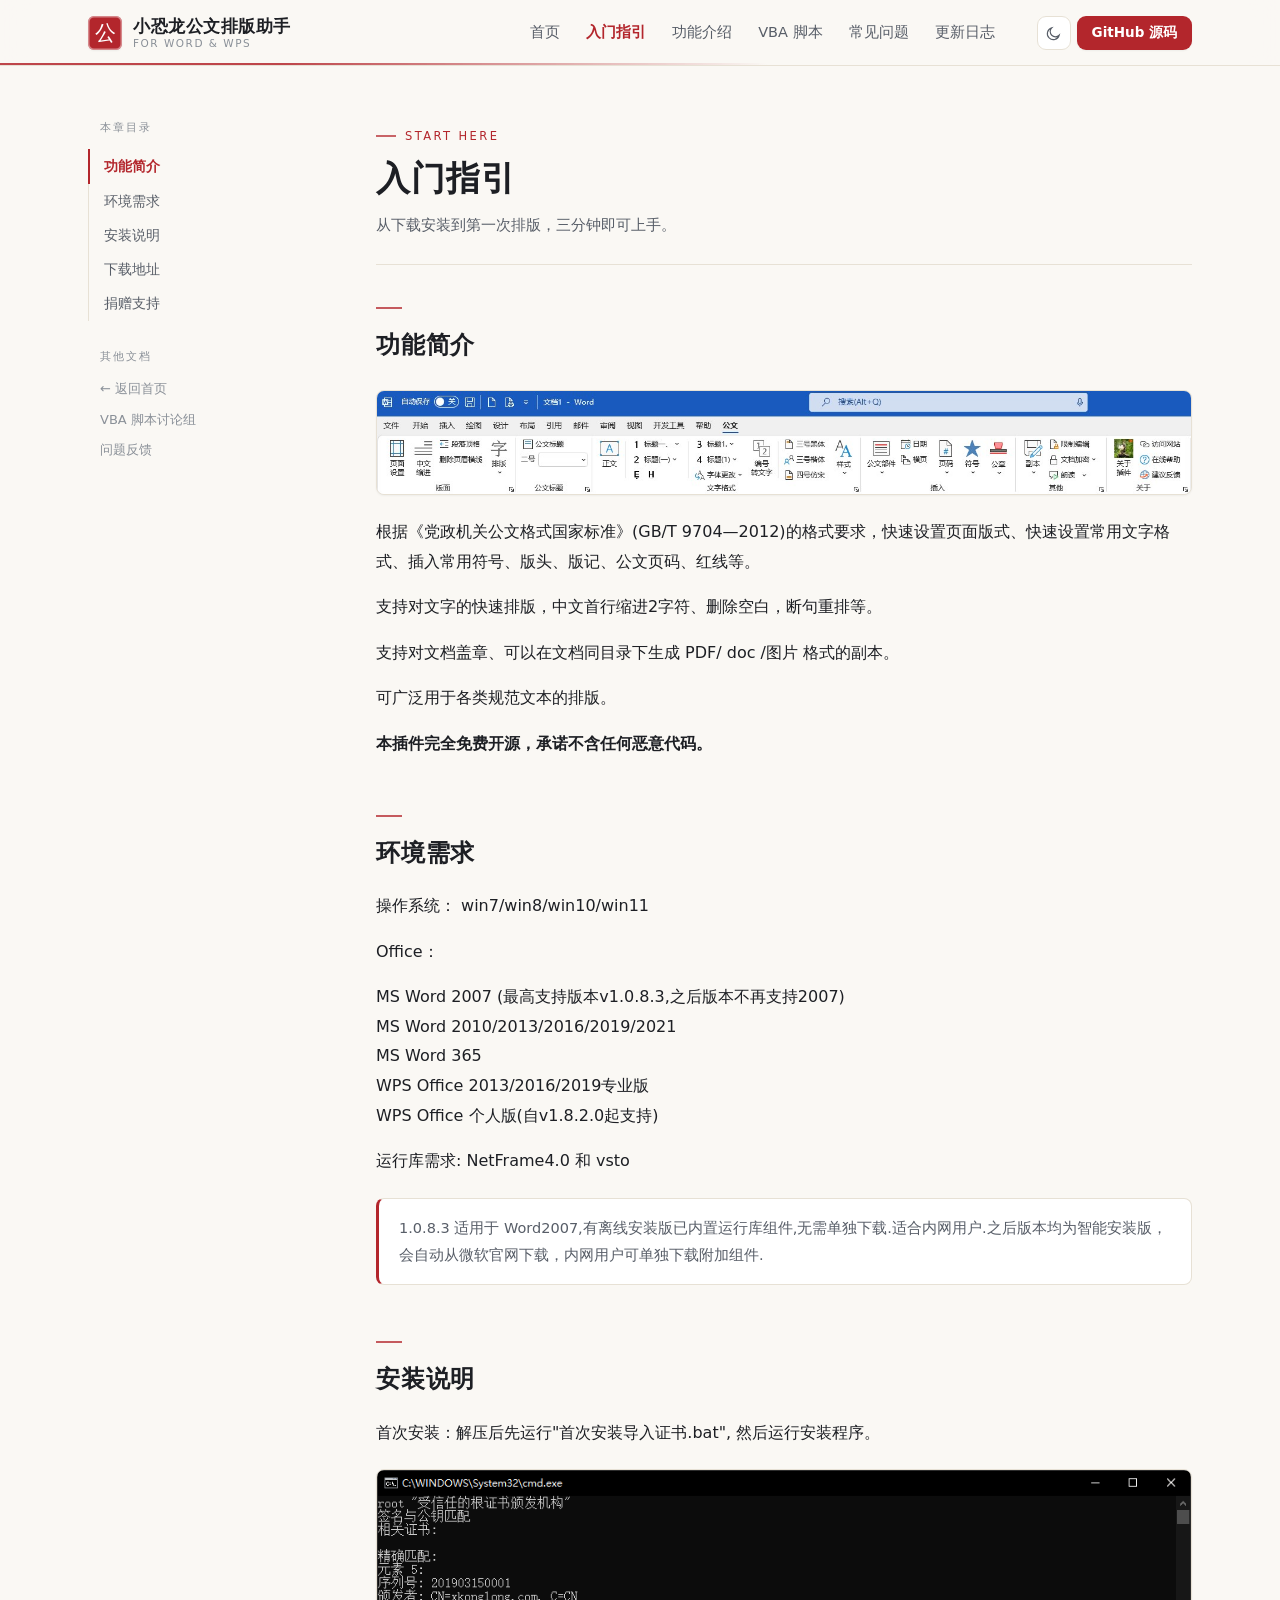
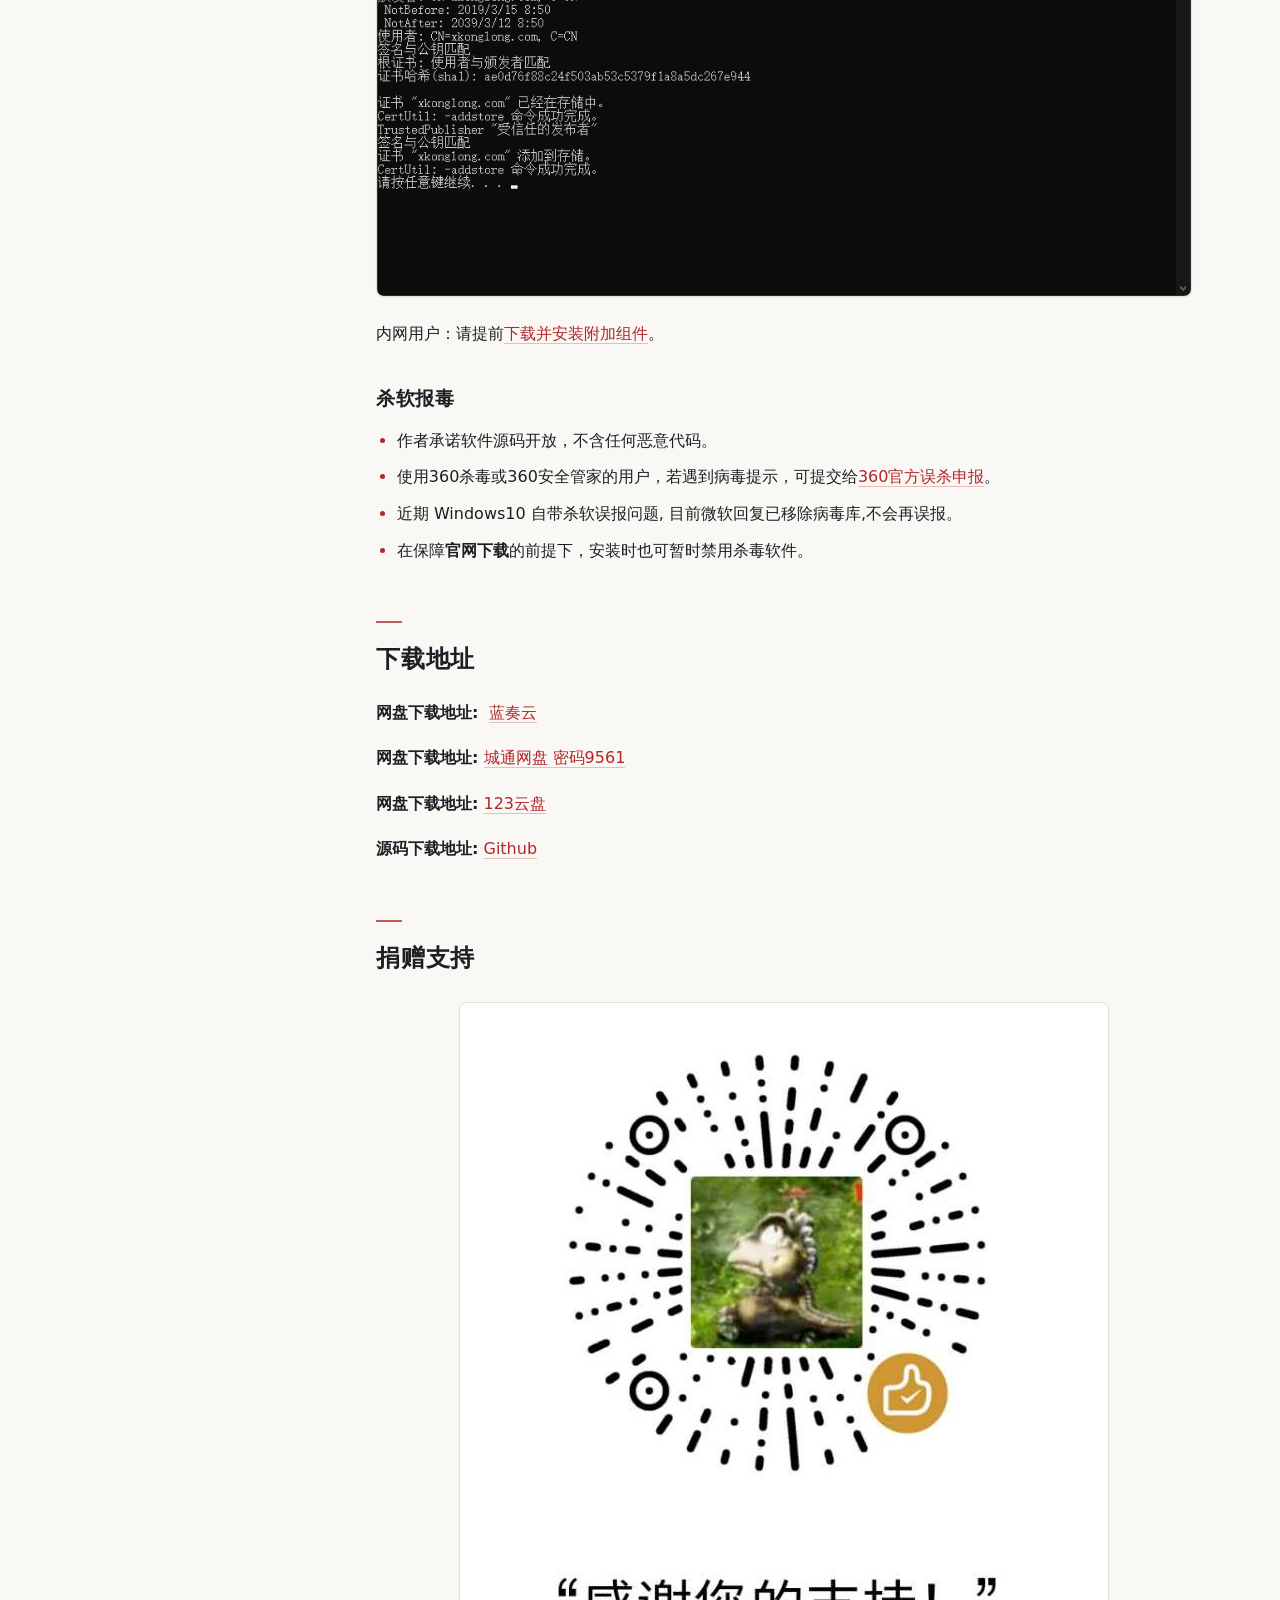
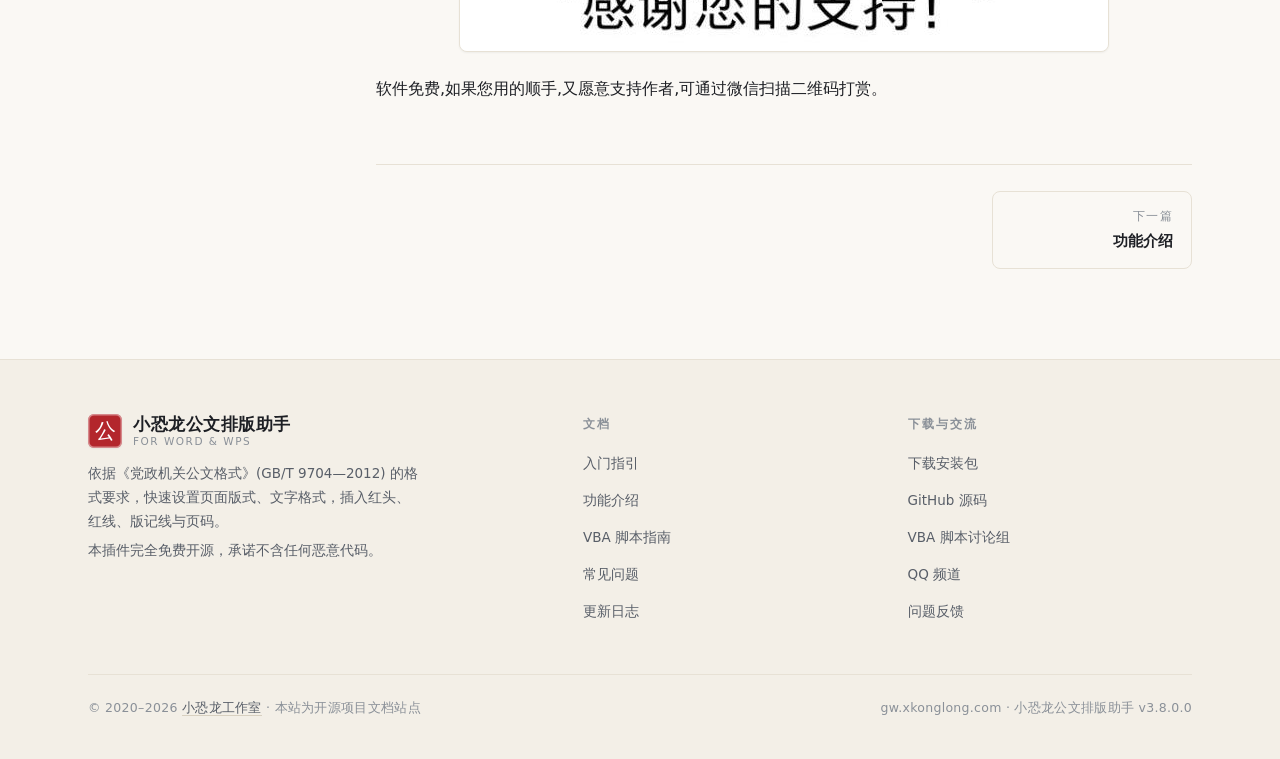
<file: guide.html>
<!DOCTYPE html>
<html lang="zh-CN" data-theme="light">
<head>
<meta charset="utf-8">
<meta name="viewport" content="width=device-width, initial-scale=1">
<title>入门指引 · 小恐龙公文排版助手</title>
<meta name="description" content="小恐龙公文排版助手的功能简介、环境需求、安装说明与下载地址。">
<meta name="theme-color" content="#b3262c">
<meta property="og:title" content="入门指引 · 小恐龙公文排版助手">
<meta property="og:description" content="小恐龙公文排版助手的功能简介、环境需求、安装说明与下载地址。">
<meta property="og:type" content="website">
<meta property="og:url" content="https://gw.xkonglong.com/guide.html">
<link rel="icon" href="favicon.ico">
<link rel="stylesheet" href="assets/style.css">
<script>
(function(){
  try {
    var t = localStorage.getItem('xkl-theme');
    if (t === 'dark') document.documentElement.setAttribute('data-theme', 'dark');
  } catch (e) {}
})();
</script>
</head>
<body>

<header class="site-header">
  <div class="container header-inner">
    <a class="brand" href="index.html">
      <span class="brand-seal" aria-hidden="true">公</span>
      <span class="brand-text">
        <span class="brand-name">小恐龙公文排版助手</span>
        <span class="brand-sub">for Word &amp; WPS</span>
      </span>
    </a>
    <nav class="nav" aria-label="主导航">
        <a href="index.html">首页</a>
        <a href="guide.html" aria-current="page">入门指引</a>
        <a href="feature.html">功能介绍</a>
        <a href="vba.html">VBA 脚本</a>
        <a href="faq.html">常见问题</a>
        <a href="update.html">更新日志</a>
    </nav>
    <div class="nav-tools">
      <button class="icon-btn" id="theme-toggle" type="button" aria-label="切换主题" title="切换深浅主题"><svg viewBox="0 0 24 24" fill="none" stroke="currentColor" stroke-width="1.6" stroke-linecap="round"><circle cx="12" cy="12" r="4"/><path d="M12 2v2M12 20v2M2 12h2M20 12h2M5 5l1.5 1.5M17.5 17.5L19 19M19 5l-1.5 1.5M6.5 17.5L5 19"/></svg></button>
      <a class="btn-nav" href="https://github.com/xkonglong/gw" target="_blank" rel="noopener">GitHub 源码</a>
      <button class="icon-btn burger" id="menu-toggle" type="button" aria-label="打开菜单"><svg viewBox="0 0 24 24" fill="none" stroke="currentColor" stroke-width="1.8" stroke-linecap="round"><path d="M4 7h16M4 12h16M4 17h16"/></svg></button>
    </div>
  </div>
</header>
<div class="mobile-menu" id="mobile-menu">
  <a href="index.html">首页</a>
  <a href="guide.html">入门指引</a>
  <a href="feature.html">功能介绍</a>
  <a href="vba.html">VBA 脚本</a>
  <a href="faq.html">常见问题</a>
  <a href="update.html">更新日志</a>
  <a href="https://github.com/xkonglong/gw" target="_blank" rel="noopener">GitHub 源码</a>
</div>

<main class="container">
  <div class="doc-layout">
    <aside class="doc-aside">
      <div class="doc-aside-inner">

      <p class="aside-label">本章目录</p>
      <ul class="aside-nav">
          <li><a href="#sec-1">功能简介</a></li>
          <li><a href="#sec-2">环境需求</a></li>
          <li><a href="#sec-3">安装说明</a></li>
          <li><a href="#sec-5">下载地址</a></li>
          <li><a href="#sec-6">捐赠支持</a></li>
      </ul>

      <p class="aside-label">其他文档</p>
      <div class="aside-links">
        <a href="index.html">← 返回首页</a>
        <a href="https://github.com/xkonglong/gw/discussions" target="_blank" rel="noopener">VBA 脚本讨论组</a>
        <a href="https://support.qq.com/products/57503" target="_blank" rel="noopener">问题反馈</a>
      </div>

      </div>
    </aside>
    <div class="doc-main">
      <div class="doc-head">
        <span class="eyebrow">START HERE</span>
        <h1>入门指引</h1>
        <p>从下载安装到第一次排版，三分钟即可上手。</p>
      </div>

      <article class="prose">
<h2 id="sec-1">功能简介</h2>
<p><img src="img/xklbanner.jpg" alt="小恐龙公文排版助手"></p>
<p>根据《党政机关公文格式国家标准》(GB/T 9704—2012)的格式要求，快速设置页面版式、快速设置常用文字格式、插入常用符号、版头、版记、公文页码、红线等。</p>
<p>支持对文字的快速排版，中文首行缩进2字符、删除空白，断句重排等。</p>
<p>支持对文档盖章、可以在文档同目录下生成 PDF/ doc /图片 格式的副本。</p>
<p>可广泛用于各类规范文本的排版。</p>
<p><strong>本插件完全免费开源，承诺不含任何恶意代码。</strong></p>
<h2 id="sec-2">环境需求</h2>
<p>操作系统： win7/win8/win10/win11</p>
<p>Office：</p>
<p>MS Word 2007 (最高支持版本v1.0.8.3,之后版本不再支持2007)<br>MS Word 2010/2013/2016/2019/2021<br>MS Word 365<br>WPS Office 2013/2016/2019专业版<br>WPS Office 个人版(自v1.8.2.0起支持)</p>
<p>运行库需求: NetFrame4.0 和 vsto</p>
<aside class="note"><p>1.0.8.3 适用于 Word2007,有离线安装版已内置运行库组件,无需单独下载.适合内网用户.之后版本均为智能安装版，会自动从微软官网下载，内网用户可单独下载附加组件.</p></aside>
<h2 id="sec-3">安装说明</h2>
<p>首次安装：解压后先运行"首次安装导入证书.bat", 然后运行安装程序。 <img src="img/cert.png" alt="成功导入证书"></p>
<p>内网用户：请提前<a href="https://xkonglong.lanzoui.com/iZeNBvv5tef" target="_blank" rel="noopener">下载并安装附加组件</a>。</p>
<h3 id="sec-4">杀软报毒</h3>
<ul>
<li>作者承诺软件源码开放，不含任何恶意代码。</li>
<li>使用360杀毒或360安全管家的用户，若遇到病毒提示，可提交给<a href="http://sampleup.sd.360.cn/index.php" target="_blank" rel="noopener">360官方误杀申报</a>。</li>
<li>近期 Windows10 自带杀软误报问题, 目前微软回复已移除病毒库,不会再误报。</li>
<li>在保障<strong>官网下载</strong>的前提下，安装时也可暂时禁用杀毒软件。</li>
</ul>
<h2 id="sec-5">下载地址</h2>
<p><strong>网盘下载地址:</strong>  <a href="https://xkonglong.lanzoux.com/b00dbbvcj" target="_blank" rel="noopener">蓝奏云</a></p>
<p><strong>网盘下载地址:</strong>  <a href="https://url38.ctfile.com/d/15334738-33069050-4ebf20?p=9561" target="_blank" rel="noopener">城通网盘 密码9561</a></p>
<p><strong>网盘下载地址:</strong>  <a href="https://www.123pan.com/s/BYLA-CZwHv" target="_blank" rel="noopener">123云盘</a></p>
<p><strong> 源码下载地址:</strong> <a href="https://github.com/xkonglong/gw/" target="_blank" rel="noopener">Github</a></p>
<h2 id="sec-6">捐赠支持</h2>
<p><img src="img/zsm.jpg" alt="赞赏码"></p>
<p>软件免费,如果您用的顺手,又愿意支持作者,可通过微信扫描二维码打赏。</p>
      </article>
      <nav class="doc-foot">
        
        <a class="next" href="feature.html"><small>下一篇</small><strong>功能介绍</strong></a>
      </nav>
    </div>
  </div>
</main>

<footer class="site-footer">
  <div class="container">
    <div class="footer-grid">
      <div class="footer-brand">
        <a class="brand" href="index.html">
          <span class="brand-seal" aria-hidden="true">公</span>
          <span class="brand-text">
            <span class="brand-name">小恐龙公文排版助手</span>
            <span class="brand-sub">for Word &amp; WPS</span>
          </span>
        </a>
        <p>依据《党政机关公文格式》(GB/T 9704—2012) 的格式要求，快速设置页面版式、文字格式，插入红头、红线、版记线与页码。</p>
        <p>本插件完全免费开源，承诺不含任何恶意代码。</p>
      </div>
      <div class="footer-col">
        <h5>文档</h5>
        <ul>
          <li><a href="guide.html">入门指引</a></li>
          <li><a href="feature.html">功能介绍</a></li>
          <li><a href="vba.html">VBA 脚本指南</a></li>
          <li><a href="faq.html">常见问题</a></li>
          <li><a href="update.html">更新日志</a></li>
        </ul>
      </div>
      <div class="footer-col">
        <h5>下载与交流</h5>
        <ul>
          <li><a href="#download">下载安装包</a></li>
          <li><a href="https://github.com/xkonglong/gw" target="_blank" rel="noopener">GitHub 源码</a></li>
          <li><a href="https://github.com/xkonglong/gw/discussions" target="_blank" rel="noopener">VBA 脚本讨论组</a></li>
          <li><a href="https://pd.qq.com/s/exu99qgjm" target="_blank" rel="noopener">QQ 频道</a></li>
          <li><a href="https://support.qq.com/products/57503" target="_blank" rel="noopener">问题反馈</a></li>
        </ul>
      </div>
    </div>
    <div class="footer-bottom">
      <span>© 2020–2026 <a href="https://xkonglong.com">小恐龙工作室</a> · 本站为开源项目文档站点</span>
      <span>gw.xkonglong.com · 小恐龙公文排版助手 v3.8.0.0</span>
    </div>
  </div>
</footer>
<button class="to-top" id="to-top" type="button" aria-label="回到顶部"><svg viewBox="0 0 24 24" fill="none" stroke="currentColor" stroke-width="1.8" stroke-linecap="round"><path d="M12 19V5M6 11l6-6 6 6"/></svg></button>
<script src="assets/app.js" defer></script>

</body>
</html>
</file>
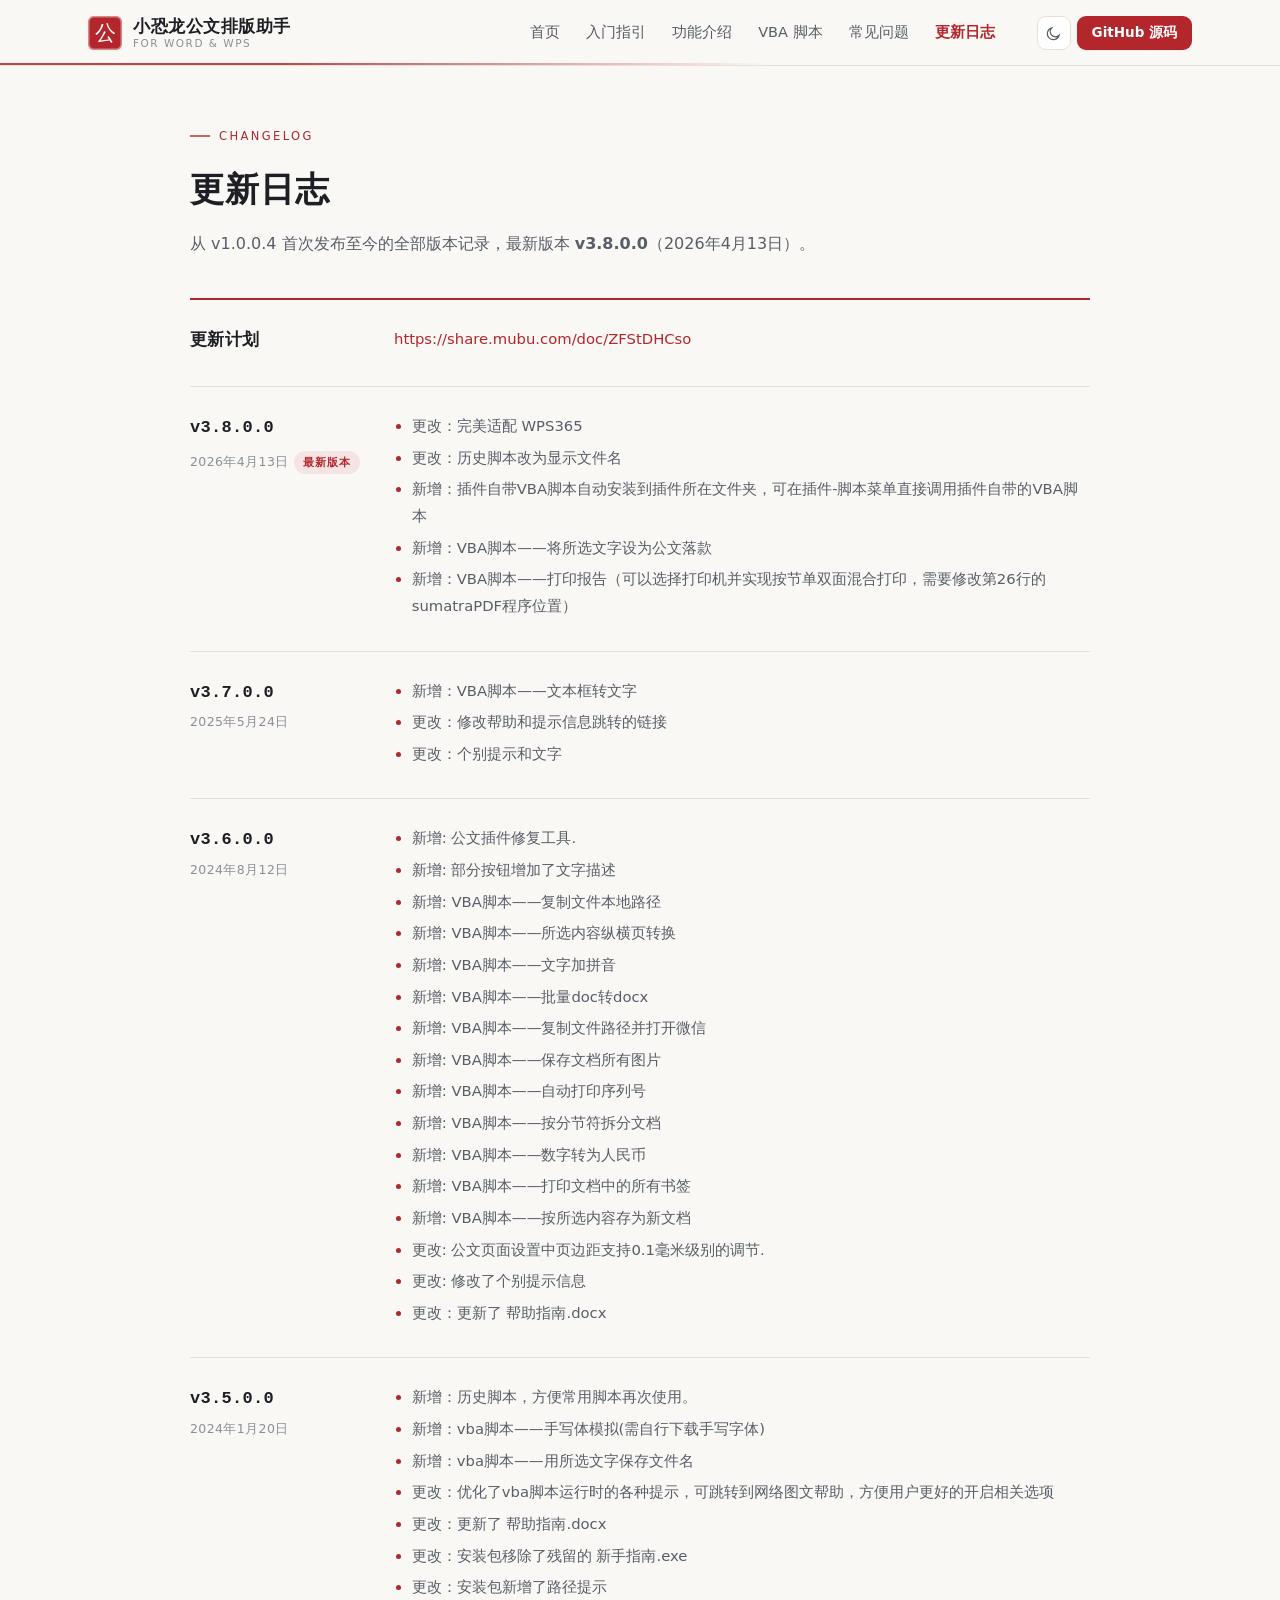
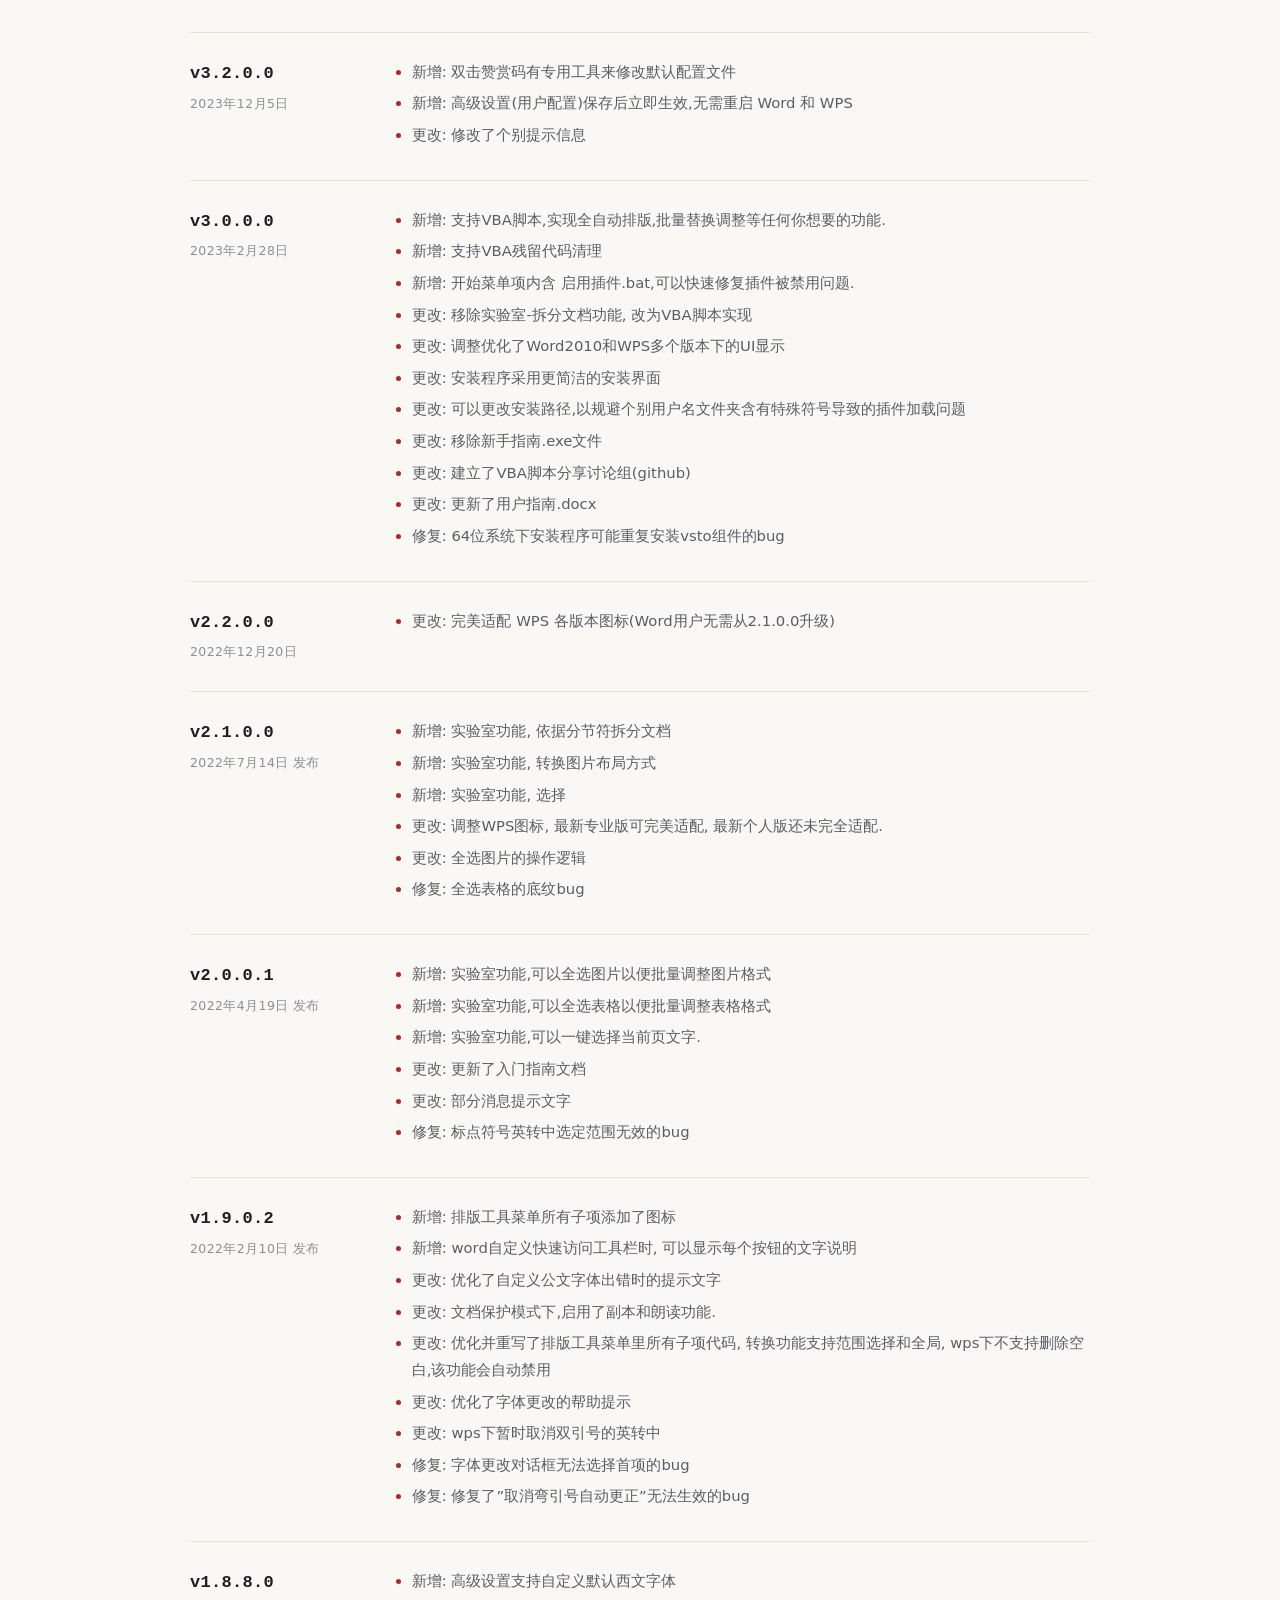
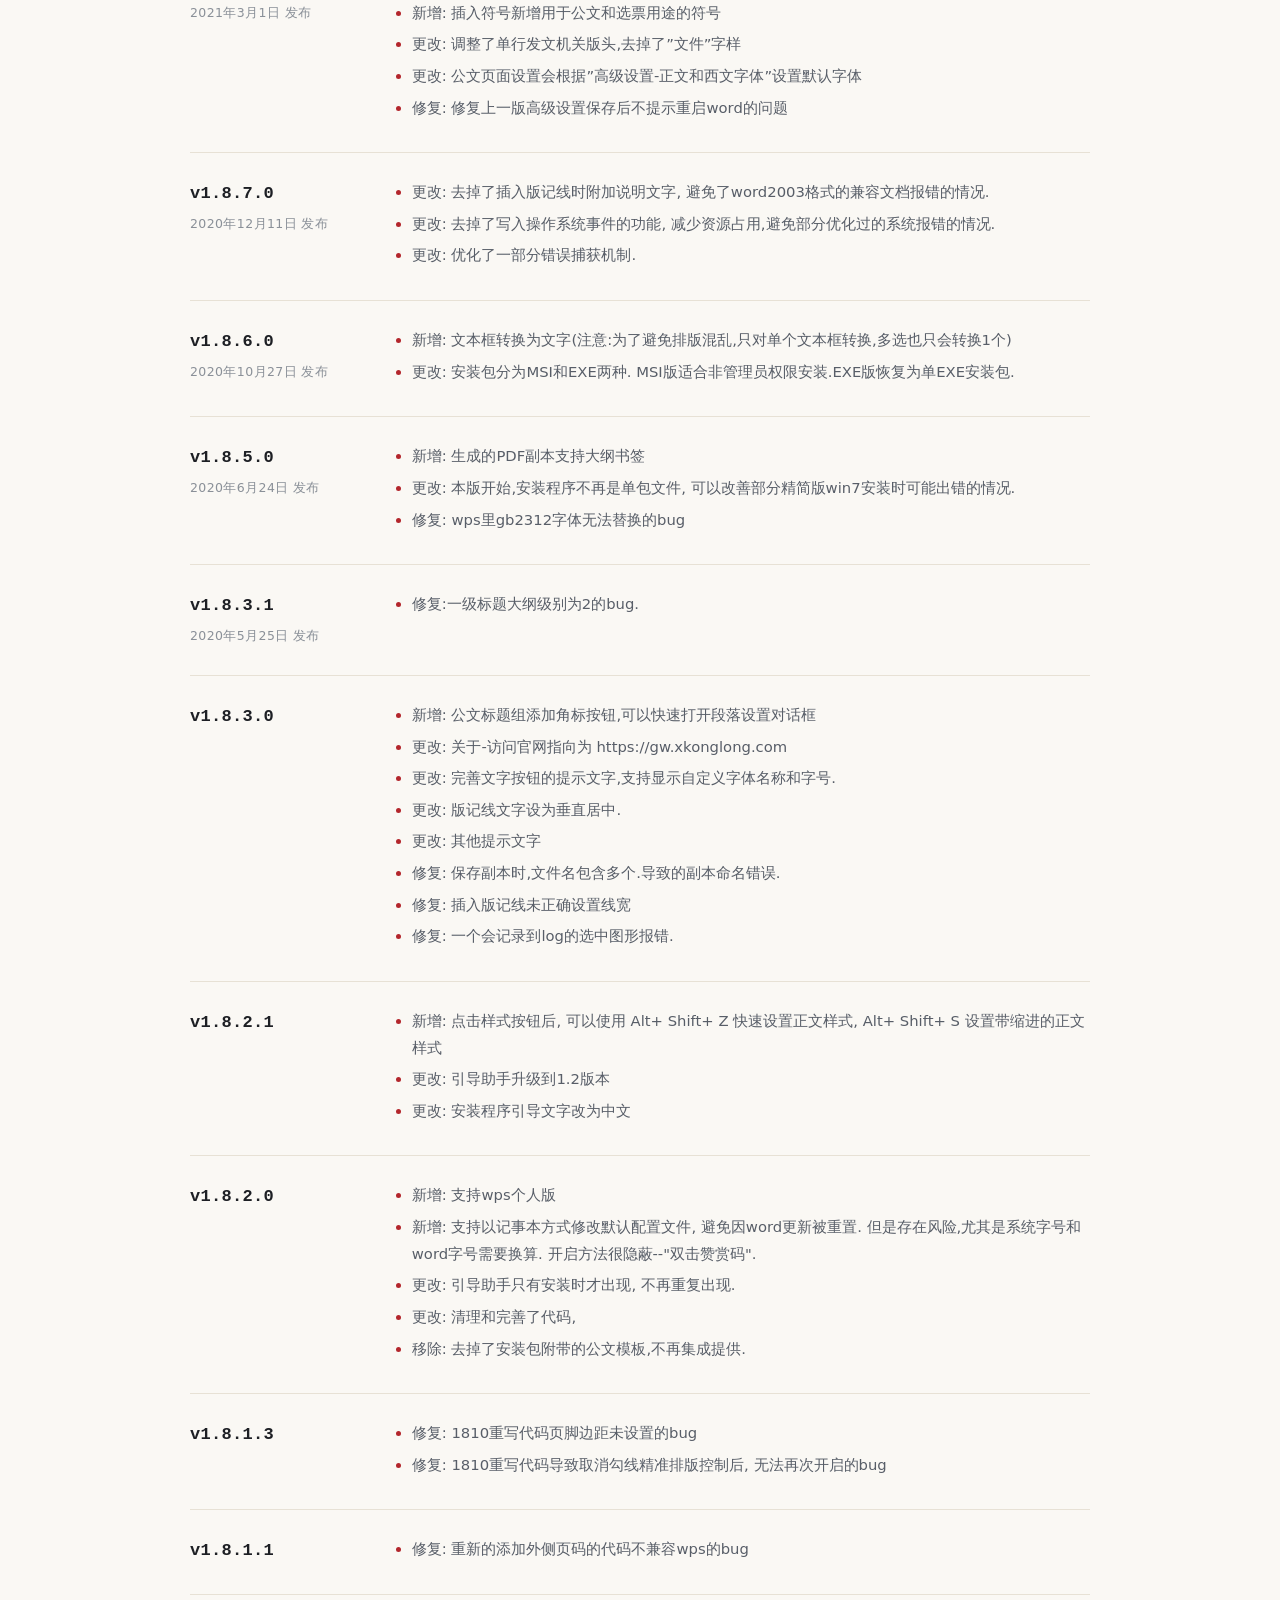
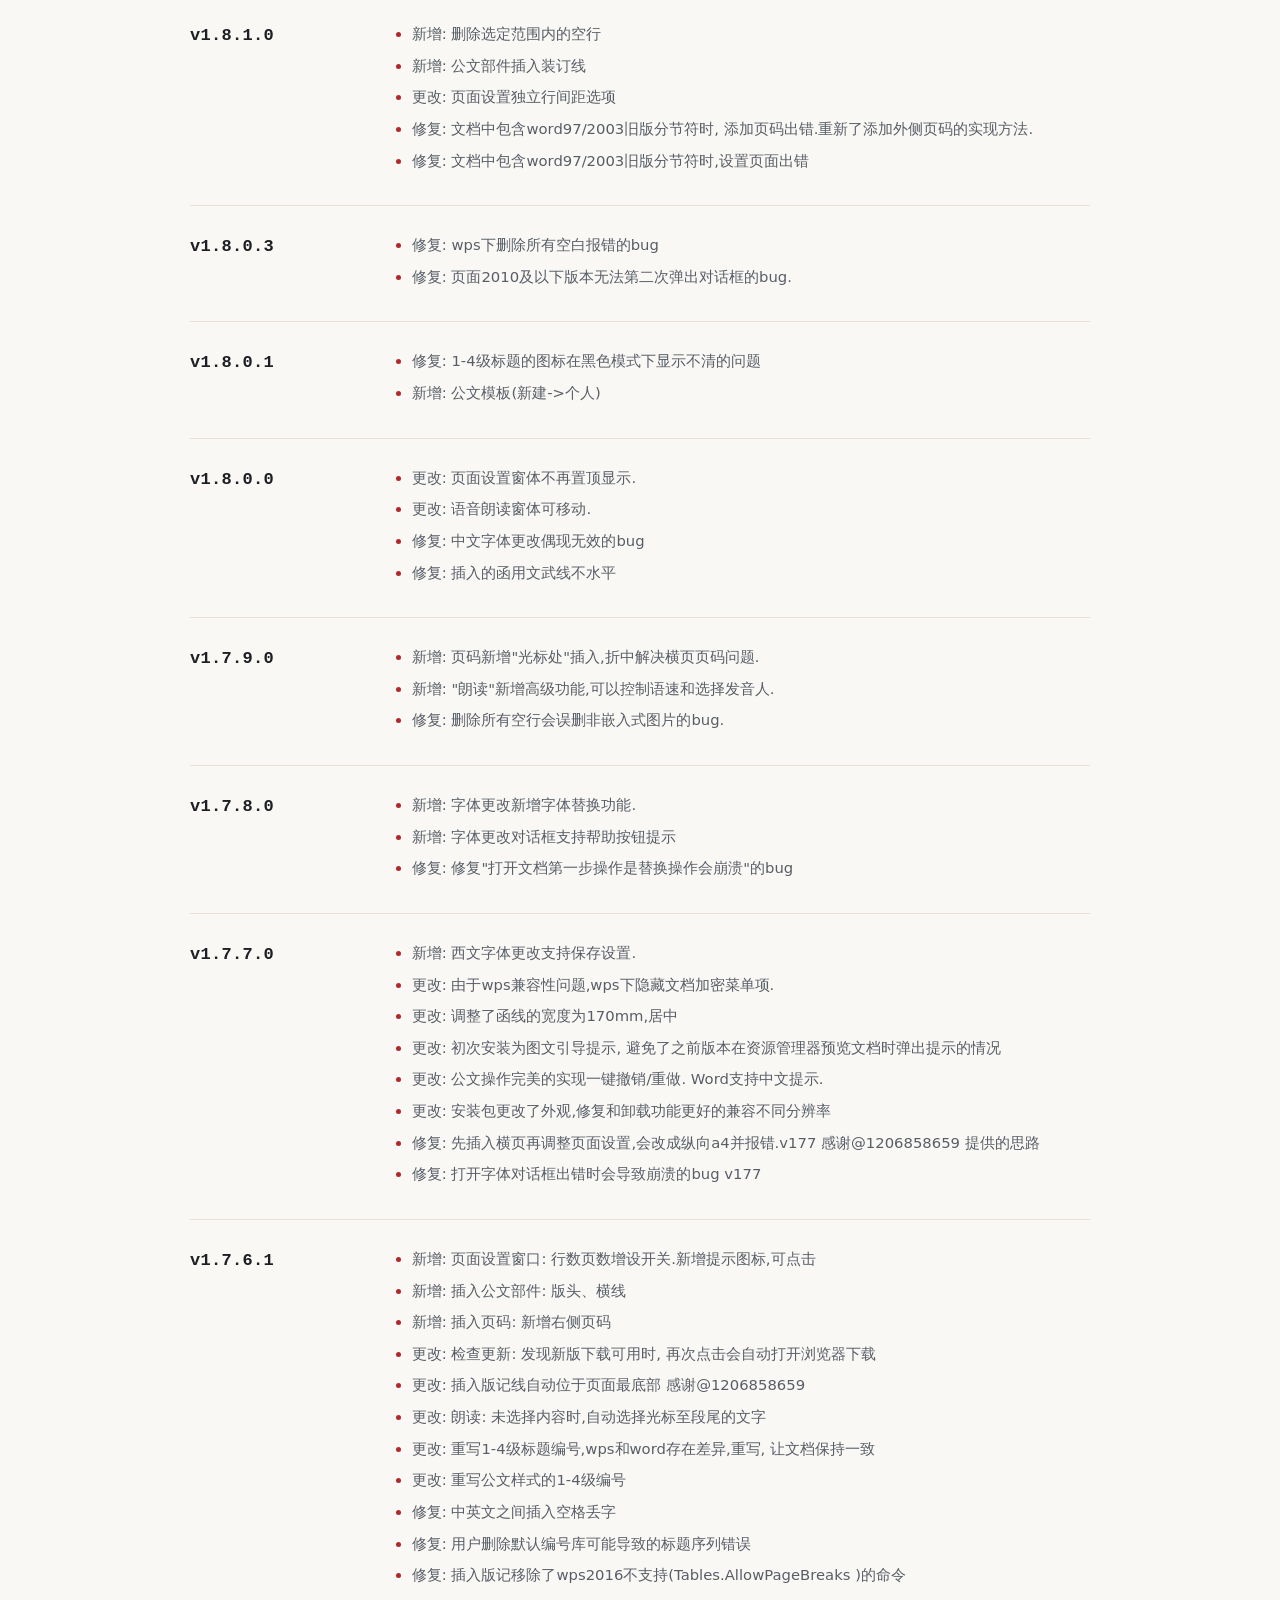
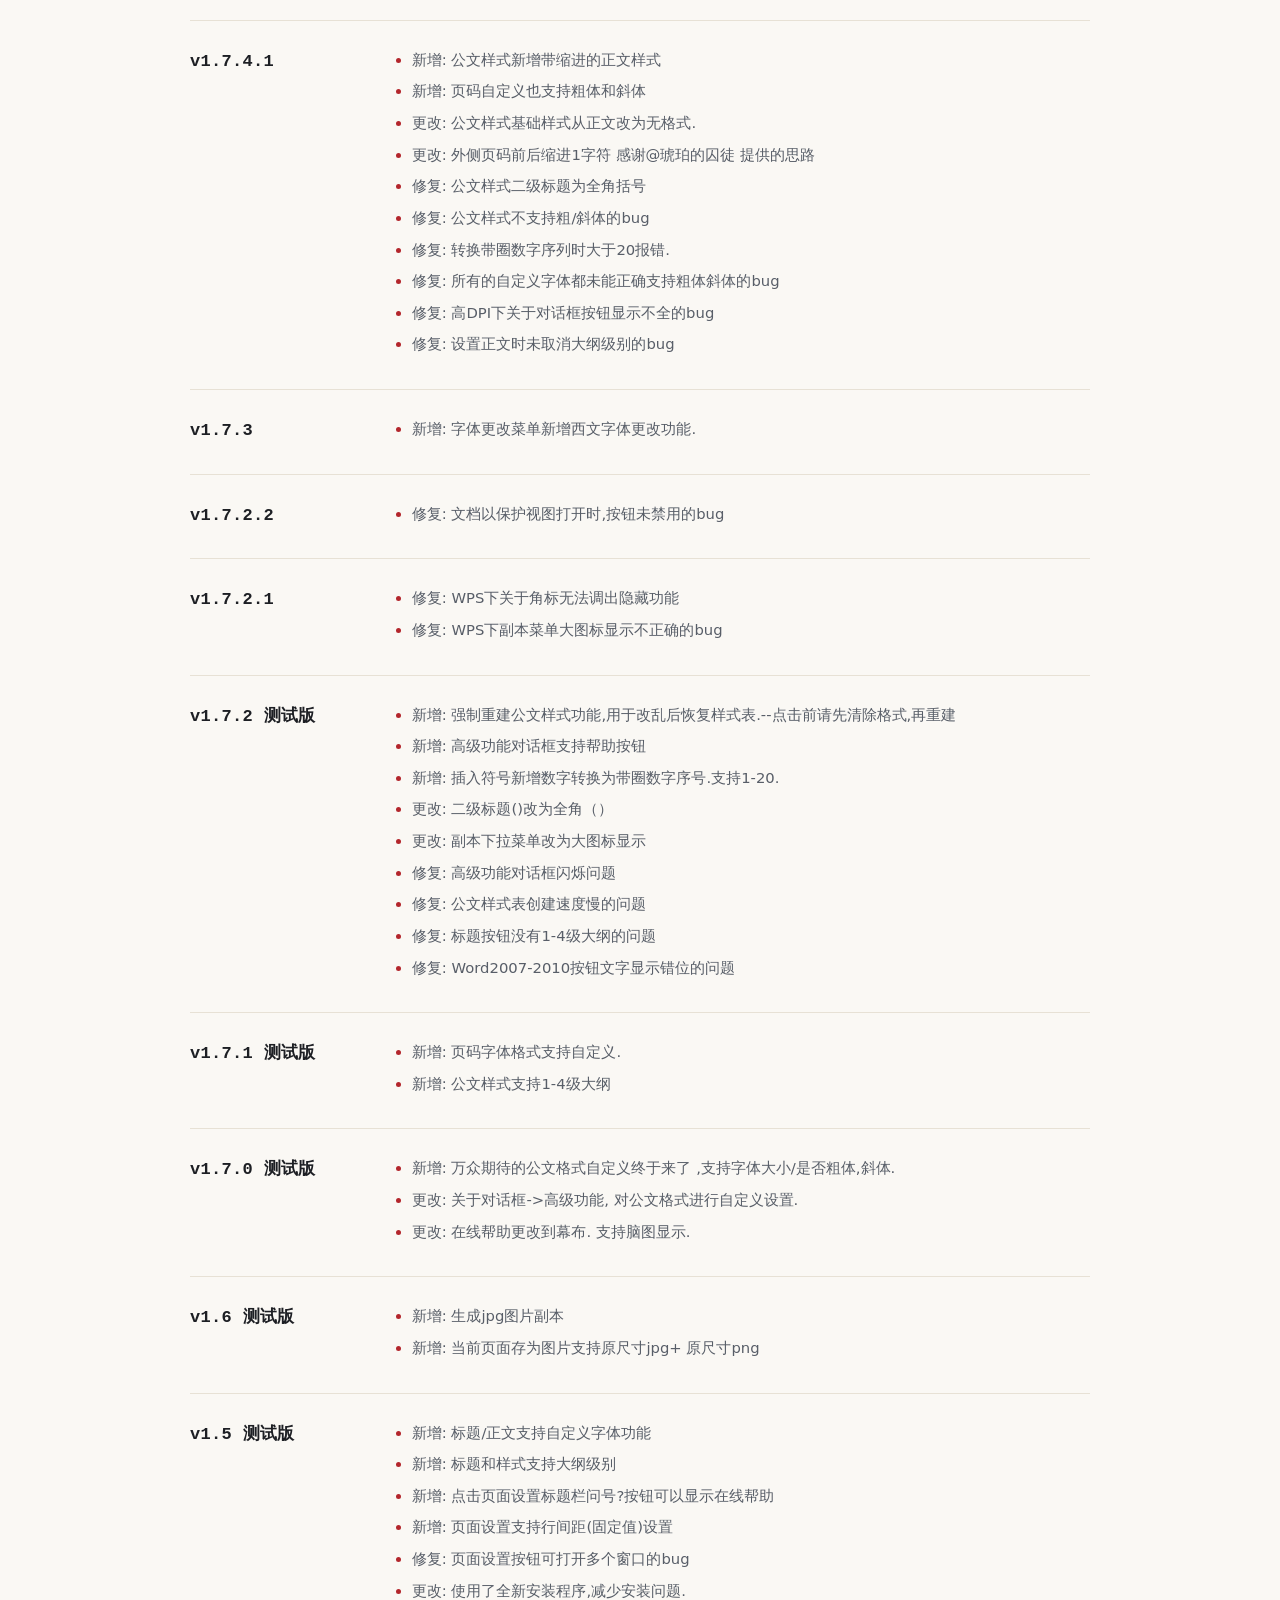
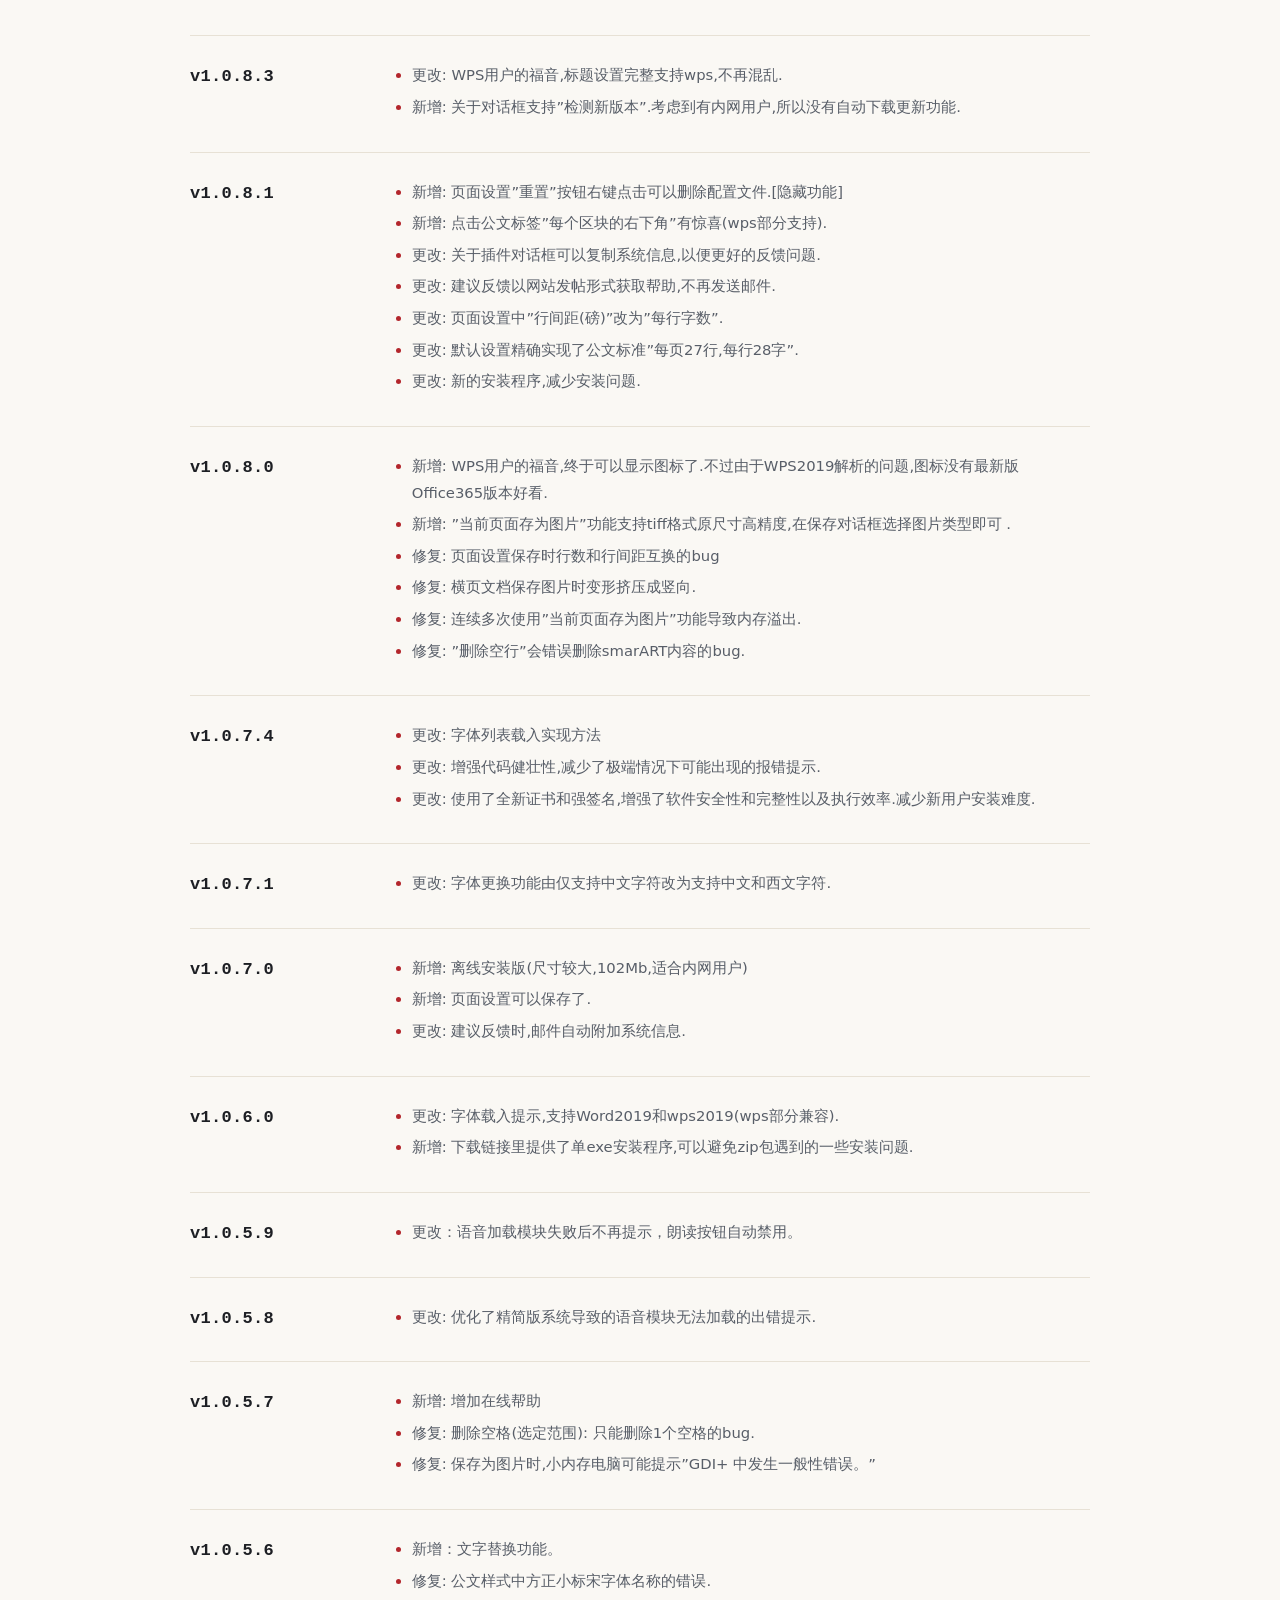
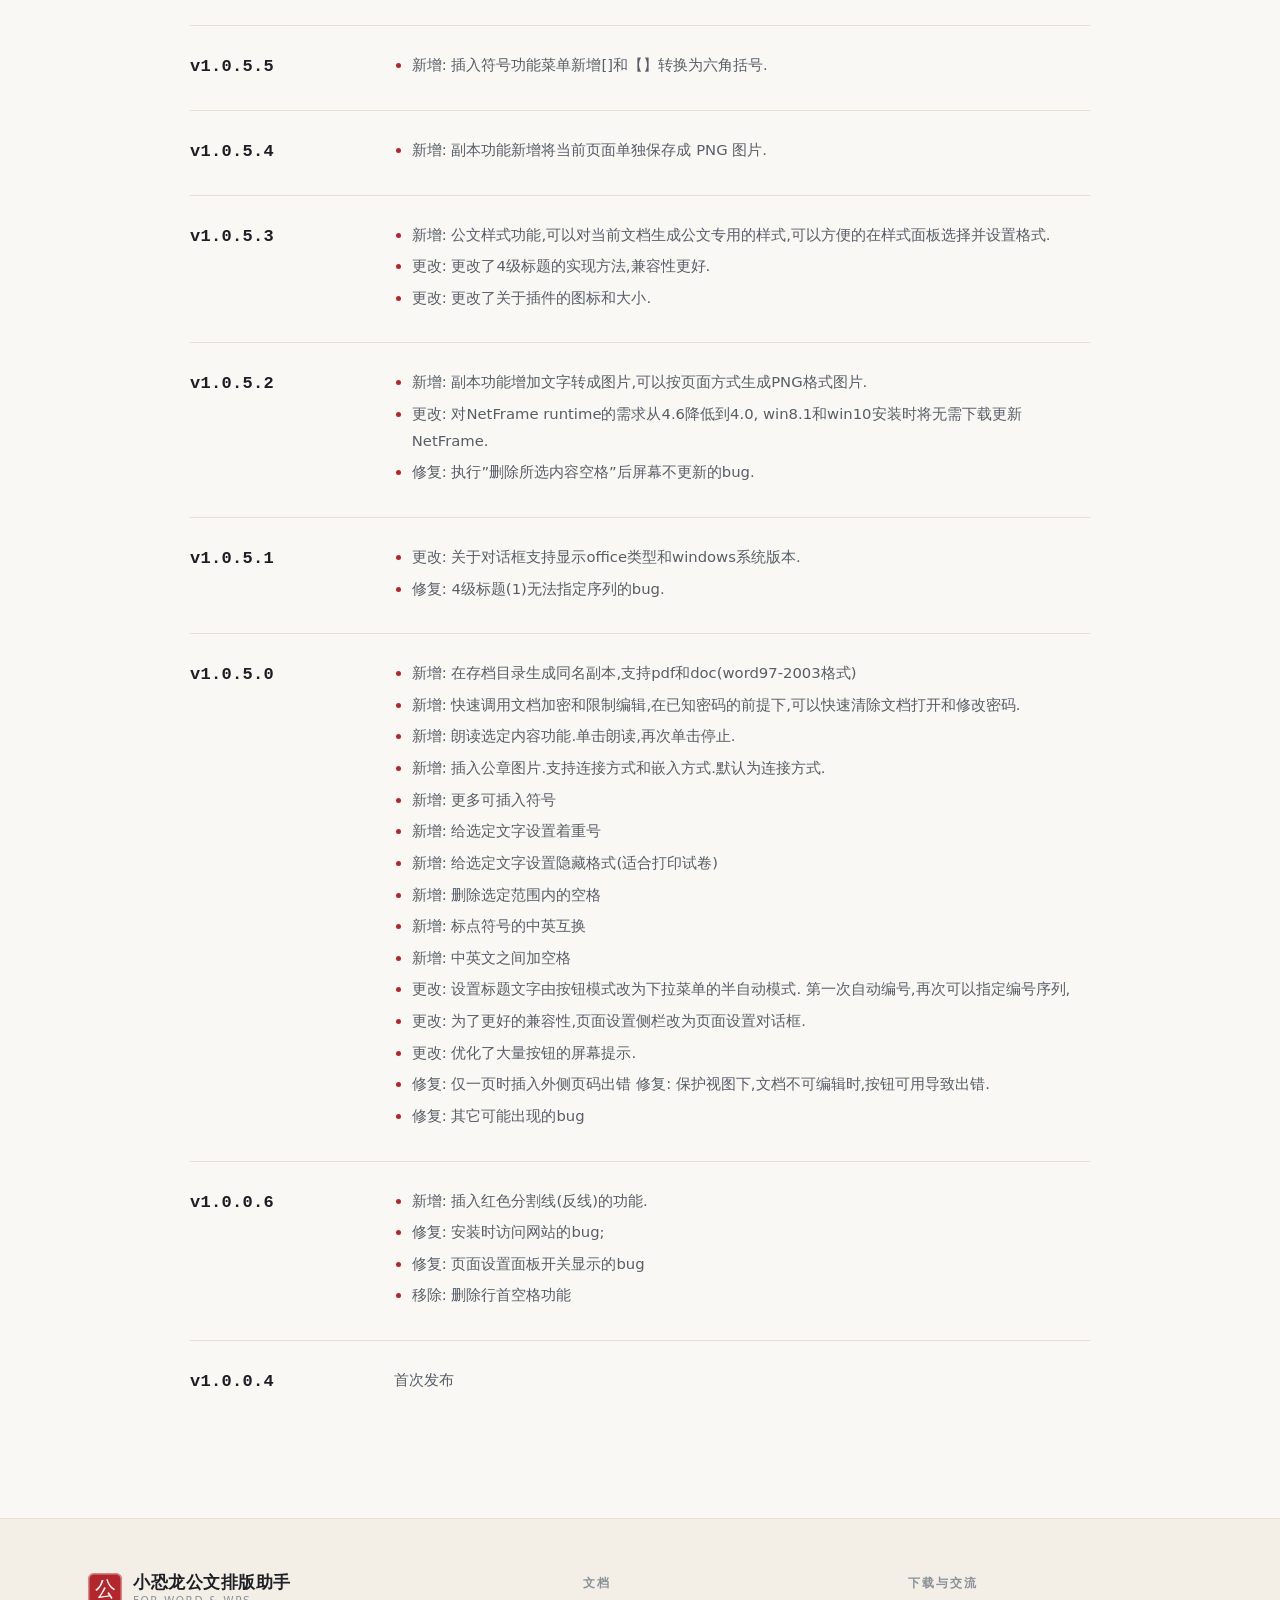
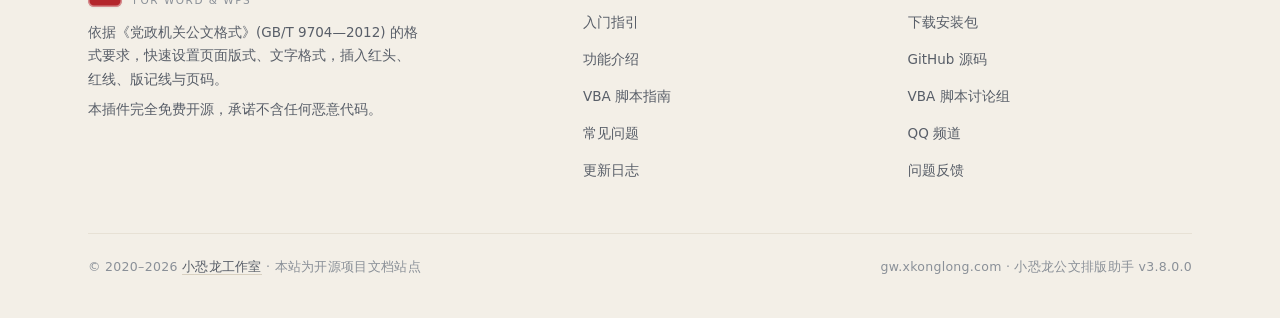
<file: update.html>
<!DOCTYPE html>
<html lang="zh-CN" data-theme="light">
<head>
<meta charset="utf-8">
<meta name="viewport" content="width=device-width, initial-scale=1">
<title>更新日志 · 小恐龙公文排版助手</title>
<meta name="description" content="小恐龙公文排版助手历史版本更新记录，最新版本 v3.8.0.0（2026年4月13日）。">
<meta name="theme-color" content="#b3262c">
<meta property="og:title" content="更新日志 · 小恐龙公文排版助手">
<meta property="og:description" content="小恐龙公文排版助手历史版本更新记录，最新版本 v3.8.0.0（2026年4月13日）。">
<meta property="og:type" content="website">
<meta property="og:url" content="https://gw.xkonglong.com/update.html">
<link rel="icon" href="favicon.ico">
<link rel="stylesheet" href="assets/style.css">
<script>
(function(){
  try {
    var t = localStorage.getItem('xkl-theme');
    if (t === 'dark') document.documentElement.setAttribute('data-theme', 'dark');
  } catch (e) {}
})();
</script>
</head>
<body>

<header class="site-header">
  <div class="container header-inner">
    <a class="brand" href="index.html">
      <span class="brand-seal" aria-hidden="true">公</span>
      <span class="brand-text">
        <span class="brand-name">小恐龙公文排版助手</span>
        <span class="brand-sub">for Word &amp; WPS</span>
      </span>
    </a>
    <nav class="nav" aria-label="主导航">
        <a href="index.html">首页</a>
        <a href="guide.html">入门指引</a>
        <a href="feature.html">功能介绍</a>
        <a href="vba.html">VBA 脚本</a>
        <a href="faq.html">常见问题</a>
        <a href="update.html" aria-current="page">更新日志</a>
    </nav>
    <div class="nav-tools">
      <button class="icon-btn" id="theme-toggle" type="button" aria-label="切换主题" title="切换深浅主题"><svg viewBox="0 0 24 24" fill="none" stroke="currentColor" stroke-width="1.6" stroke-linecap="round"><circle cx="12" cy="12" r="4"/><path d="M12 2v2M12 20v2M2 12h2M20 12h2M5 5l1.5 1.5M17.5 17.5L19 19M19 5l-1.5 1.5M6.5 17.5L5 19"/></svg></button>
      <a class="btn-nav" href="https://github.com/xkonglong/gw" target="_blank" rel="noopener">GitHub 源码</a>
      <button class="icon-btn burger" id="menu-toggle" type="button" aria-label="打开菜单"><svg viewBox="0 0 24 24" fill="none" stroke="currentColor" stroke-width="1.8" stroke-linecap="round"><path d="M4 7h16M4 12h16M4 17h16"/></svg></button>
    </div>
  </div>
</header>
<div class="mobile-menu" id="mobile-menu">
  <a href="index.html">首页</a>
  <a href="guide.html">入门指引</a>
  <a href="feature.html">功能介绍</a>
  <a href="vba.html">VBA 脚本</a>
  <a href="faq.html">常见问题</a>
  <a href="update.html">更新日志</a>
  <a href="https://github.com/xkonglong/gw" target="_blank" rel="noopener">GitHub 源码</a>
</div>

<main class="container container-narrow log-layout">
  <div class="log-head">
    <span class="eyebrow">CHANGELOG</span>
    <h1>更新日志</h1>
    <p>从 v1.0.0.4 首次发布至今的全部版本记录，最新版本 <strong>v3.8.0.0</strong>（2026年4月13日）。</p>
    
  </div>
  
        <section class="log-item" id="log-0">
          <div class="log-meta">
            <span class="log-version">更新计划</span>
            
            
          </div>
          <div class="log-body"><p><a href="https://share.mubu.com/doc/ZFStDHCso" target="_blank" rel="noopener">https://share.mubu.com/doc/ZFStDHCso</a></p></div>
        </section>


        <section class="log-item" id="log-1">
          <div class="log-meta">
            <span class="log-version">v3.8.0.0</span>
            <span class="log-date">2026年4月13日</span>
            <span class="log-latest">最新版本</span>
          </div>
          <div class="log-body"><ul>
<li>更改：完美适配 WPS365</li>
<li>更改：历史脚本改为显示文件名</li>
<li>新增：插件自带VBA脚本自动安装到插件所在文件夹，可在插件-脚本菜单直接调用插件自带的VBA脚本</li>
<li>新增：VBA脚本——将所选文字设为公文落款</li>
<li>新增：VBA脚本——打印报告（可以选择打印机并实现按节单双面混合打印，需要修改第26行的sumatraPDF程序位置）</li>
</ul></div>
        </section>


        <section class="log-item" id="log-2">
          <div class="log-meta">
            <span class="log-version">v3.7.0.0</span>
            <span class="log-date">2025年5月24日</span>
            
          </div>
          <div class="log-body"><ul>
<li>新增：VBA脚本——文本框转文字</li>
<li>更改：修改帮助和提示信息跳转的链接</li>
<li>更改：个别提示和文字</li>
</ul></div>
        </section>


        <section class="log-item" id="log-3">
          <div class="log-meta">
            <span class="log-version">v3.6.0.0</span>
            <span class="log-date">2024年8月12日</span>
            
          </div>
          <div class="log-body"><ul>
<li>新增: 公文插件修复工具.</li>
<li>新增: 部分按钮增加了文字描述</li>
<li>新增: VBA脚本——复制文件本地路径</li>
<li>新增: VBA脚本——所选内容纵横页转换</li>
<li>新增: VBA脚本——文字加拼音</li>
<li>新增: VBA脚本——批量doc转docx</li>
<li>新增: VBA脚本——复制文件路径并打开微信</li>
<li>新增: VBA脚本——保存文档所有图片</li>
<li>新增: VBA脚本——自动打印序列号</li>
<li>新增: VBA脚本——按分节符拆分文档</li>
<li>新增: VBA脚本——数字转为人民币</li>
<li>新增: VBA脚本——打印文档中的所有书签</li>
<li>新增: VBA脚本——按所选内容存为新文档</li>
<li>更改: 公文页面设置中页边距支持0.1毫米级别的调节.</li>
<li>更改: 修改了个别提示信息</li>
<li>更改：更新了 帮助指南.docx</li>
</ul></div>
        </section>


        <section class="log-item" id="log-4">
          <div class="log-meta">
            <span class="log-version">v3.5.0.0</span>
            <span class="log-date">2024年1月20日</span>
            
          </div>
          <div class="log-body"><ul>
<li>新增：历史脚本，方便常用脚本再次使用。</li>
<li>新增：vba脚本——手写体模拟(需自行下载手写字体)</li>
<li>新增：vba脚本——用所选文字保存文件名</li>
<li>更改：优化了vba脚本运行时的各种提示，可跳转到网络图文帮助，方便用户更好的开启相关选项</li>
<li>更改：更新了 帮助指南.docx</li>
<li>更改：安装包移除了残留的 新手指南.exe</li>
<li>更改：安装包新增了路径提示</li>
</ul></div>
        </section>


        <section class="log-item" id="log-5">
          <div class="log-meta">
            <span class="log-version">v3.2.0.0</span>
            <span class="log-date">2023年12月5日</span>
            
          </div>
          <div class="log-body"><ul>
<li>新增: 双击赞赏码有专用工具来修改默认配置文件</li>
<li>新增: 高级设置(用户配置)保存后立即生效,无需重启 Word 和 WPS</li>
<li>更改: 修改了个别提示信息</li>
</ul></div>
        </section>


        <section class="log-item" id="log-6">
          <div class="log-meta">
            <span class="log-version">v3.0.0.0</span>
            <span class="log-date">2023年2月28日</span>
            
          </div>
          <div class="log-body"><ul>
<li>新增: 支持VBA脚本,实现全自动排版,批量替换调整等任何你想要的功能.</li>
<li>新增: 支持VBA残留代码清理</li>
<li>新增: 开始菜单项内含 启用插件.bat,可以快速修复插件被禁用问题.</li>
<li>更改: 移除实验室-拆分文档功能, 改为VBA脚本实现</li>
<li>更改: 调整优化了Word2010和WPS多个版本下的UI显示</li>
<li>更改: 安装程序采用更简洁的安装界面</li>
<li>更改: 可以更改安装路径,以规避个别用户名文件夹含有特殊符号导致的插件加载问题</li>
<li>更改: 移除新手指南.exe文件</li>
<li>更改: 建立了VBA脚本分享讨论组(github)</li>
<li>更改: 更新了用户指南.docx</li>
<li>修复: 64位系统下安装程序可能重复安装vsto组件的bug</li>
</ul></div>
        </section>


        <section class="log-item" id="log-7">
          <div class="log-meta">
            <span class="log-version">v2.2.0.0</span>
            <span class="log-date">2022年12月20日</span>
            
          </div>
          <div class="log-body"><ul>
<li>更改: 完美适配 WPS 各版本图标(Word用户无需从2.1.0.0升级)</li>
</ul></div>
        </section>


        <section class="log-item" id="log-8">
          <div class="log-meta">
            <span class="log-version">v2.1.0.0</span>
            <span class="log-date">2022年7月14日 发布</span>
            
          </div>
          <div class="log-body"><ul>
<li>新增: 实验室功能, 依据分节符拆分文档</li>
<li>新增: 实验室功能, 转换图片布局方式</li>
<li>新增: 实验室功能, 选择</li>
<li>更改: 调整WPS图标, 最新专业版可完美适配, 最新个人版还未完全适配.</li>
<li>更改:  全选图片的操作逻辑</li>
<li>修复: 全选表格的底纹bug</li>
</ul></div>
        </section>


        <section class="log-item" id="log-9">
          <div class="log-meta">
            <span class="log-version">v2.0.0.1</span>
            <span class="log-date">2022年4月19日 发布</span>
            
          </div>
          <div class="log-body"><ul>
<li>新增: 实验室功能,可以全选图片以便批量调整图片格式</li>
<li>新增: 实验室功能,可以全选表格以便批量调整表格格式</li>
<li>新增: 实验室功能,可以一键选择当前页文字.</li>
<li>更改: 更新了入门指南文档</li>
<li>更改: 部分消息提示文字</li>
<li>修复: 标点符号英转中选定范围无效的bug</li>
</ul></div>
        </section>


        <section class="log-item" id="log-10">
          <div class="log-meta">
            <span class="log-version">v1.9.0.2</span>
            <span class="log-date">2022年2月10日 发布</span>
            
          </div>
          <div class="log-body"><ul>
<li>新增: 排版工具菜单所有子项添加了图标</li>
<li>新增: word自定义快速访问工具栏时, 可以显示每个按钮的文字说明</li>
<li>更改: 优化了自定义公文字体出错时的提示文字</li>
<li>更改: 文档保护模式下,启用了副本和朗读功能.</li>
<li>更改: 优化并重写了排版工具菜单里所有子项代码, 转换功能支持范围选择和全局, wps下不支持删除空白,该功能会自动禁用</li>
<li>更改: 优化了字体更改的帮助提示</li>
<li>更改: wps下暂时取消双引号的英转中</li>
<li>修复: 字体更改对话框无法选择首项的bug</li>
<li>修复: 修复了”取消弯引号自动更正”无法生效的bug</li>
</ul></div>
        </section>


        <section class="log-item" id="log-11">
          <div class="log-meta">
            <span class="log-version">v1.8.8.0</span>
            <span class="log-date">2021年3月1日 发布</span>
            
          </div>
          <div class="log-body"><ul>
<li>新增: 高级设置支持自定义默认西文字体</li>
<li>新增: 插入符号新增用于公文和选票用途的符号</li>
<li>更改: 调整了单行发文机关版头,去掉了”文件”字样</li>
<li>更改: 公文页面设置会根据”高级设置-正文和西文字体”设置默认字体</li>
<li>修复: 修复上一版高级设置保存后不提示重启word的问题</li>
</ul></div>
        </section>


        <section class="log-item" id="log-12">
          <div class="log-meta">
            <span class="log-version">v1.8.7.0</span>
            <span class="log-date">2020年12月11日 发布</span>
            
          </div>
          <div class="log-body"><ul>
<li>更改: 去掉了插入版记线时附加说明文字, 避免了word2003格式的兼容文档报错的情况.</li>
<li>更改: 去掉了写入操作系统事件的功能, 减少资源占用,避免部分优化过的系统报错的情况.</li>
<li>更改: 优化了一部分错误捕获机制.</li>
</ul></div>
        </section>


        <section class="log-item" id="log-13">
          <div class="log-meta">
            <span class="log-version">v1.8.6.0</span>
            <span class="log-date">2020年10月27日 发布</span>
            
          </div>
          <div class="log-body"><ul>
<li>新增: 文本框转换为文字(注意:为了避免排版混乱,只对单个文本框转换,多选也只会转换1个)</li>
<li>更改: 安装包分为MSI和EXE两种. MSI版适合非管理员权限安装.EXE版恢复为单EXE安装包.</li>
</ul></div>
        </section>


        <section class="log-item" id="log-14">
          <div class="log-meta">
            <span class="log-version">v1.8.5.0</span>
            <span class="log-date">2020年6月24日 发布</span>
            
          </div>
          <div class="log-body"><ul>
<li>新增: 生成的PDF副本支持大纲书签</li>
<li>更改: 本版开始,安装程序不再是单包文件, 可以改善部分精简版win7安装时可能出错的情况.</li>
<li>修复: wps里gb2312字体无法替换的bug</li>
</ul></div>
        </section>


        <section class="log-item" id="log-15">
          <div class="log-meta">
            <span class="log-version">v1.8.3.1</span>
            <span class="log-date">2020年5月25日 发布</span>
            
          </div>
          <div class="log-body"><ul>
<li>修复:一级标题大纲级别为2的bug.</li>
</ul></div>
        </section>


        <section class="log-item" id="log-16">
          <div class="log-meta">
            <span class="log-version">v1.8.3.0</span>
            
            
          </div>
          <div class="log-body"><ul>
<li>新增: 公文标题组添加角标按钮,可以快速打开段落设置对话框</li>
<li>更改: 关于-访问官网指向为 https://gw.xkonglong.com</li>
<li>更改: 完善文字按钮的提示文字,支持显示自定义字体名称和字号.</li>
<li>更改: 版记线文字设为垂直居中.</li>
<li>更改: 其他提示文字</li>
<li>修复: 保存副本时,文件名包含多个.导致的副本命名错误.</li>
<li>修复: 插入版记线未正确设置线宽</li>
<li>修复: 一个会记录到log的选中图形报错.</li>
</ul></div>
        </section>


        <section class="log-item" id="log-17">
          <div class="log-meta">
            <span class="log-version">v1.8.2.1</span>
            
            
          </div>
          <div class="log-body"><ul>
<li>新增: 点击样式按钮后, 可以使用 Alt+ Shift+ Z 快速设置正文样式, Alt+ Shift+ S 设置带缩进的正文样式</li>
<li>更改: 引导助手升级到1.2版本</li>
<li>更改: 安装程序引导文字改为中文</li>
</ul></div>
        </section>


        <section class="log-item" id="log-18">
          <div class="log-meta">
            <span class="log-version">v1.8.2.0</span>
            
            
          </div>
          <div class="log-body"><ul>
<li>新增: 支持wps个人版</li>
<li>新增: 支持以记事本方式修改默认配置文件, 避免因word更新被重置. 但是存在风险,尤其是系统字号和word字号需要换算. 开启方法很隐蔽--"双击赞赏码".</li>
<li>更改: 引导助手只有安装时才出现, 不再重复出现.</li>
<li>更改: 清理和完善了代码,</li>
<li>移除: 去掉了安装包附带的公文模板,不再集成提供.</li>
</ul></div>
        </section>


        <section class="log-item" id="log-19">
          <div class="log-meta">
            <span class="log-version">v1.8.1.3</span>
            
            
          </div>
          <div class="log-body"><ul>
<li>修复: 1810重写代码页脚边距未设置的bug</li>
<li>修复: 1810重写代码导致取消勾线精准排版控制后, 无法再次开启的bug</li>
</ul></div>
        </section>


        <section class="log-item" id="log-20">
          <div class="log-meta">
            <span class="log-version">v1.8.1.1</span>
            
            
          </div>
          <div class="log-body"><ul>
<li>修复:  重新的添加外侧页码的代码不兼容wps的bug</li>
</ul></div>
        </section>


        <section class="log-item" id="log-21">
          <div class="log-meta">
            <span class="log-version">v1.8.1.0</span>
            
            
          </div>
          <div class="log-body"><ul>
<li>新增: 删除选定范围内的空行</li>
<li>新增: 公文部件插入装订线</li>
<li>更改: 页面设置独立行间距选项</li>
<li>修复: 文档中包含word97/2003旧版分节符时, 添加页码出错.重新了添加外侧页码的实现方法.</li>
<li>修复: 文档中包含word97/2003旧版分节符时,设置页面出错</li>
</ul></div>
        </section>


        <section class="log-item" id="log-22">
          <div class="log-meta">
            <span class="log-version">v1.8.0.3</span>
            
            
          </div>
          <div class="log-body"><ul>
<li>修复: wps下删除所有空白报错的bug</li>
<li>修复: 页面2010及以下版本无法第二次弹出对话框的bug.</li>
</ul></div>
        </section>


        <section class="log-item" id="log-23">
          <div class="log-meta">
            <span class="log-version">v1.8.0.1</span>
            
            
          </div>
          <div class="log-body"><ul>
<li>修复: 1-4级标题的图标在黑色模式下显示不清的问题</li>
<li>新增: 公文模板(新建->个人)</li>
</ul></div>
        </section>


        <section class="log-item" id="log-24">
          <div class="log-meta">
            <span class="log-version">v1.8.0.0</span>
            
            
          </div>
          <div class="log-body"><ul>
<li>更改: 页面设置窗体不再置顶显示.</li>
<li>更改: 语音朗读窗体可移动.</li>
<li>修复: 中文字体更改偶现无效的bug</li>
<li>修复: 插入的函用文武线不水平</li>
</ul></div>
        </section>


        <section class="log-item" id="log-25">
          <div class="log-meta">
            <span class="log-version">v1.7.9.0</span>
            
            
          </div>
          <div class="log-body"><ul>
<li>新增: 页码新增"光标处"插入,折中解决横页页码问题.</li>
<li>新增: "朗读"新增高级功能,可以控制语速和选择发音人.</li>
<li>修复: 删除所有空行会误删非嵌入式图片的bug.</li>
</ul></div>
        </section>


        <section class="log-item" id="log-26">
          <div class="log-meta">
            <span class="log-version">v1.7.8.0</span>
            
            
          </div>
          <div class="log-body"><ul>
<li>新增: 字体更改新增字体替换功能.</li>
<li>新增: 字体更改对话框支持帮助按钮提示</li>
<li>修复: 修复"打开文档第一步操作是替换操作会崩溃"的bug</li>
</ul></div>
        </section>


        <section class="log-item" id="log-27">
          <div class="log-meta">
            <span class="log-version">v1.7.7.0</span>
            
            
          </div>
          <div class="log-body"><ul>
<li>新增: 西文字体更改支持保存设置.</li>
<li>更改: 由于wps兼容性问题,wps下隐藏文档加密菜单项.</li>
<li>更改: 调整了函线的宽度为170mm,居中</li>
<li>更改: 初次安装为图文引导提示, 避免了之前版本在资源管理器预览文档时弹出提示的情况</li>
<li>更改: 公文操作完美的实现一键撤销/重做. Word支持中文提示.</li>
<li>更改: 安装包更改了外观,修复和卸载功能更好的兼容不同分辨率</li>
<li>修复: 先插入横页再调整页面设置,会改成纵向a4并报错.v177 感谢@1206858659 提供的思路</li>
<li>修复: 打开字体对话框出错时会导致崩溃的bug v177</li>
</ul></div>
        </section>


        <section class="log-item" id="log-28">
          <div class="log-meta">
            <span class="log-version">v1.7.6.1</span>
            
            
          </div>
          <div class="log-body"><ul>
<li>新增: 页面设置窗口: 行数页数增设开关.新增提示图标,可点击</li>
<li>新增: 插入公文部件: 版头、横线</li>
<li>新增: 插入页码: 新增右侧页码</li>
<li>更改: 检查更新: 发现新版下载可用时, 再次点击会自动打开浏览器下载</li>
<li>更改: 插入版记线自动位于页面最底部   感谢@1206858659</li>
<li>更改: 朗读: 未选择内容时,自动选择光标至段尾的文字</li>
<li>更改: 重写1-4级标题编号,wps和word存在差异,重写, 让文档保持一致</li>
<li>更改: 重写公文样式的1-4级编号</li>
<li>修复: 中英文之间插入空格丢字</li>
<li>修复: 用户删除默认编号库可能导致的标题序列错误</li>
<li>修复: 插入版记移除了wps2016不支持(Tables.AllowPageBreaks )的命令</li>
</ul></div>
        </section>


        <section class="log-item" id="log-29">
          <div class="log-meta">
            <span class="log-version">v1.7.4.1</span>
            
            
          </div>
          <div class="log-body"><ul>
<li>新增: 公文样式新增带缩进的正文样式</li>
<li>新增: 页码自定义也支持粗体和斜体</li>
<li>更改: 公文样式基础样式从正文改为无格式.</li>
<li>更改: 外侧页码前后缩进1字符 感谢@琥珀的囚徒 提供的思路</li>
<li>修复: 公文样式二级标题为全角括号</li>
<li>修复: 公文样式不支持粗/斜体的bug</li>
<li>修复: 转换带圈数字序列时大于20报错.</li>
<li>修复: 所有的自定义字体都未能正确支持粗体斜体的bug</li>
<li>修复: 高DPI下关于对话框按钮显示不全的bug</li>
<li>修复: 设置正文时未取消大纲级别的bug</li>
</ul></div>
        </section>


        <section class="log-item" id="log-30">
          <div class="log-meta">
            <span class="log-version">v1.7.3</span>
            
            
          </div>
          <div class="log-body"><ul>
<li>新增: 字体更改菜单新增西文字体更改功能.</li>
</ul></div>
        </section>


        <section class="log-item" id="log-31">
          <div class="log-meta">
            <span class="log-version">v1.7.2.2</span>
            
            
          </div>
          <div class="log-body"><ul>
<li>修复: 文档以保护视图打开时,按钮未禁用的bug</li>
</ul></div>
        </section>


        <section class="log-item" id="log-32">
          <div class="log-meta">
            <span class="log-version">v1.7.2.1</span>
            
            
          </div>
          <div class="log-body"><ul>
<li>修复: WPS下关于角标无法调出隐藏功能</li>
<li>修复: WPS下副本菜单大图标显示不正确的bug</li>
</ul></div>
        </section>


        <section class="log-item" id="log-33">
          <div class="log-meta">
            <span class="log-version">v1.7.2 测试版</span>
            
            
          </div>
          <div class="log-body"><ul>
<li>新增: 强制重建公文样式功能,用于改乱后恢复样式表.--点击前请先清除格式,再重建</li>
<li>新增: 高级功能对话框支持帮助按钮</li>
<li>新增: 插入符号新增数字转换为带圈数字序号.支持1-20.</li>
<li>更改: 二级标题()改为全角（）</li>
<li>更改: 副本下拉菜单改为大图标显示</li>
<li>修复: 高级功能对话框闪烁问题</li>
<li>修复: 公文样式表创建速度慢的问题</li>
<li>修复: 标题按钮没有1-4级大纲的问题</li>
<li>修复: Word2007-2010按钮文字显示错位的问题</li>
</ul></div>
        </section>


        <section class="log-item" id="log-34">
          <div class="log-meta">
            <span class="log-version">v1.7.1 测试版</span>
            
            
          </div>
          <div class="log-body"><ul>
<li>新增: 页码字体格式支持自定义.</li>
<li>新增: 公文样式支持1-4级大纲</li>
</ul></div>
        </section>


        <section class="log-item" id="log-35">
          <div class="log-meta">
            <span class="log-version">v1.7.0 测试版</span>
            
            
          </div>
          <div class="log-body"><ul>
<li>新增: 万众期待的公文格式自定义终于来了 ,支持字体大小/是否粗体,斜体.</li>
<li>更改: 关于对话框->高级功能, 对公文格式进行自定义设置.</li>
<li>更改: 在线帮助更改到幕布. 支持脑图显示.</li>
</ul></div>
        </section>


        <section class="log-item" id="log-36">
          <div class="log-meta">
            <span class="log-version">v1.6 测试版</span>
            
            
          </div>
          <div class="log-body"><ul>
<li>新增: 生成jpg图片副本</li>
<li>新增: 当前页面存为图片支持原尺寸jpg+ 原尺寸png</li>
</ul></div>
        </section>


        <section class="log-item" id="log-37">
          <div class="log-meta">
            <span class="log-version">v1.5 测试版</span>
            
            
          </div>
          <div class="log-body"><ul>
<li>新增: 标题/正文支持自定义字体功能</li>
<li>新增: 标题和样式支持大纲级别</li>
<li>新增: 点击页面设置标题栏问号?按钮可以显示在线帮助</li>
<li>新增: 页面设置支持行间距(固定值)设置</li>
<li>修复: 页面设置按钮可打开多个窗口的bug</li>
<li>更改: 使用了全新安装程序,减少安装问题.</li>
</ul></div>
        </section>


        <section class="log-item" id="log-38">
          <div class="log-meta">
            <span class="log-version">v1.0.8.3</span>
            
            
          </div>
          <div class="log-body"><ul>
<li>更改: WPS用户的福音,标题设置完整支持wps,不再混乱.</li>
<li>新增: 关于对话框支持”检测新版本”.考虑到有内网用户,所以没有自动下载更新功能.</li>
</ul></div>
        </section>


        <section class="log-item" id="log-39">
          <div class="log-meta">
            <span class="log-version">v1.0.8.1</span>
            
            
          </div>
          <div class="log-body"><ul>
<li>新增: 页面设置”重置”按钮右键点击可以删除配置文件.[隐藏功能]</li>
<li>新增: 点击公文标签”每个区块的右下角”有惊喜(wps部分支持).</li>
<li>更改: 关于插件对话框可以复制系统信息,以便更好的反馈问题.</li>
<li>更改: 建议反馈以网站发帖形式获取帮助,不再发送邮件.</li>
<li>更改: 页面设置中”行间距(磅)”改为”每行字数”.</li>
<li>更改: 默认设置精确实现了公文标准”每页27行,每行28字”.</li>
<li>更改: 新的安装程序,减少安装问题.</li>
</ul></div>
        </section>


        <section class="log-item" id="log-40">
          <div class="log-meta">
            <span class="log-version">v1.0.8.0</span>
            
            
          </div>
          <div class="log-body"><ul>
<li>新增: WPS用户的福音,终于可以显示图标了.不过由于WPS2019解析的问题,图标没有最新版Office365版本好看.</li>
<li>新增: ”当前页面存为图片”功能支持tiff格式原尺寸高精度,在保存对话框选择图片类型即可 .</li>
<li>修复: 页面设置保存时行数和行间距互换的bug</li>
<li>修复: 横页文档保存图片时变形挤压成竖向.</li>
<li>修复: 连续多次使用”当前页面存为图片”功能导致内存溢出.</li>
<li>修复: ”删除空行”会错误删除smarART内容的bug.</li>
</ul></div>
        </section>


        <section class="log-item" id="log-41">
          <div class="log-meta">
            <span class="log-version">v1.0.7.4</span>
            
            
          </div>
          <div class="log-body"><ul>
<li>更改: 字体列表载入实现方法</li>
<li>更改: 增强代码健壮性,减少了极端情况下可能出现的报错提示.</li>
<li>更改: 使用了全新证书和强签名,增强了软件安全性和完整性以及执行效率.减少新用户安装难度.</li>
</ul></div>
        </section>


        <section class="log-item" id="log-42">
          <div class="log-meta">
            <span class="log-version">v1.0.7.1</span>
            
            
          </div>
          <div class="log-body"><ul>
<li>更改: 字体更换功能由仅支持中文字符改为支持中文和西文字符.</li>
</ul></div>
        </section>


        <section class="log-item" id="log-43">
          <div class="log-meta">
            <span class="log-version">v1.0.7.0</span>
            
            
          </div>
          <div class="log-body"><ul>
<li>新增: 离线安装版(尺寸较大,102Mb,适合内网用户)</li>
<li>新增: 页面设置可以保存了.</li>
<li>更改: 建议反馈时,邮件自动附加系统信息.</li>
</ul></div>
        </section>


        <section class="log-item" id="log-44">
          <div class="log-meta">
            <span class="log-version">v1.0.6.0</span>
            
            
          </div>
          <div class="log-body"><ul>
<li>更改: 字体载入提示,支持Word2019和wps2019(wps部分兼容).</li>
<li>新增: 下载链接里提供了单exe安装程序,可以避免zip包遇到的一些安装问题.</li>
</ul></div>
        </section>


        <section class="log-item" id="log-45">
          <div class="log-meta">
            <span class="log-version">v1.0.5.9</span>
            
            
          </div>
          <div class="log-body"><ul>
<li>更改：语音加载模块失败后不再提示，朗读按钮自动禁用。</li>
</ul></div>
        </section>


        <section class="log-item" id="log-46">
          <div class="log-meta">
            <span class="log-version">v1.0.5.8</span>
            
            
          </div>
          <div class="log-body"><ul>
<li>更改: 优化了精简版系统导致的语音模块无法加载的出错提示.</li>
</ul></div>
        </section>


        <section class="log-item" id="log-47">
          <div class="log-meta">
            <span class="log-version">v1.0.5.7</span>
            
            
          </div>
          <div class="log-body"><ul>
<li>新增: 增加在线帮助</li>
<li>修复: 删除空格(选定范围): 只能删除1个空格的bug.</li>
<li>修复: 保存为图片时,小内存电脑可能提示”GDI+  中发生一般性错误。”</li>
</ul></div>
        </section>


        <section class="log-item" id="log-48">
          <div class="log-meta">
            <span class="log-version">v1.0.5.6</span>
            
            
          </div>
          <div class="log-body"><ul>
<li>新增：文字替换功能。</li>
<li>修复:  公文样式中方正小标宋字体名称的错误.</li>
</ul></div>
        </section>


        <section class="log-item" id="log-49">
          <div class="log-meta">
            <span class="log-version">v1.0.5.5</span>
            
            
          </div>
          <div class="log-body"><ul>
<li>新增: 插入符号功能菜单新增[]和【】转换为六角括号.</li>
</ul></div>
        </section>


        <section class="log-item" id="log-50">
          <div class="log-meta">
            <span class="log-version">v1.0.5.4</span>
            
            
          </div>
          <div class="log-body"><ul>
<li>新增: 副本功能新增将当前页面单独保存成 PNG 图片.</li>
</ul></div>
        </section>


        <section class="log-item" id="log-51">
          <div class="log-meta">
            <span class="log-version">v1.0.5.3</span>
            
            
          </div>
          <div class="log-body"><ul>
<li>新增: 公文样式功能,可以对当前文档生成公文专用的样式,可以方便的在样式面板选择并设置格式.</li>
<li>更改: 更改了4级标题的实现方法,兼容性更好.</li>
<li>更改: 更改了关于插件的图标和大小.</li>
</ul></div>
        </section>


        <section class="log-item" id="log-52">
          <div class="log-meta">
            <span class="log-version">v1.0.5.2</span>
            
            
          </div>
          <div class="log-body"><ul>
<li>新增: 副本功能增加文字转成图片,可以按页面方式生成PNG格式图片.</li>
<li>更改: 对NetFrame runtime的需求从4.6降低到4.0, win8.1和win10安装时将无需下载更新NetFrame.</li>
<li>修复: 执行”删除所选内容空格”后屏幕不更新的bug.</li>
</ul></div>
        </section>


        <section class="log-item" id="log-53">
          <div class="log-meta">
            <span class="log-version">v1.0.5.1</span>
            
            
          </div>
          <div class="log-body"><ul>
<li>更改: 关于对话框支持显示office类型和windows系统版本.</li>
<li>修复: 4级标题(1)无法指定序列的bug.</li>
</ul></div>
        </section>


        <section class="log-item" id="log-54">
          <div class="log-meta">
            <span class="log-version">v1.0.5.0</span>
            
            
          </div>
          <div class="log-body"><ul>
<li>新增: 在存档目录生成同名副本,支持pdf和doc(word97-2003格式)</li>
<li>新增: 快速调用文档加密和限制编辑,在已知密码的前提下,可以快速清除文档打开和修改密码.</li>
<li>新增: 朗读选定内容功能.单击朗读,再次单击停止.</li>
<li>新增: 插入公章图片.支持连接方式和嵌入方式.默认为连接方式.</li>
<li>新增: 更多可插入符号</li>
<li>新增: 给选定文字设置着重号</li>
<li>新增: 给选定文字设置隐藏格式(适合打印试卷)</li>
<li>新增: 删除选定范围内的空格</li>
<li>新增: 标点符号的中英互换</li>
<li>新增: 中英文之间加空格</li>
<li>更改: 设置标题文字由按钮模式改为下拉菜单的半自动模式.  第一次自动编号,再次可以指定编号序列,</li>
<li>更改: 为了更好的兼容性,页面设置侧栏改为页面设置对话框.</li>
<li>更改: 优化了大量按钮的屏幕提示.</li>
<li>修复: 仅一页时插入外侧页码出错 修复: 保护视图下,文档不可编辑时,按钮可用导致出错.</li>
<li>修复: 其它可能出现的bug</li>
</ul></div>
        </section>


        <section class="log-item" id="log-55">
          <div class="log-meta">
            <span class="log-version">v1.0.0.6</span>
            
            
          </div>
          <div class="log-body"><ul>
<li>新增: 插入红色分割线(反线)的功能.</li>
<li>修复: 安装时访问网站的bug;</li>
<li>修复: 页面设置面板开关显示的bug</li>
<li>移除: 删除行首空格功能</li>
</ul></div>
        </section>


        <section class="log-item" id="log-56">
          <div class="log-meta">
            <span class="log-version">v1.0.0.4</span>
            
            
          </div>
          <div class="log-body"><p>首次发布</p></div>
        </section>

</main>

<footer class="site-footer">
  <div class="container">
    <div class="footer-grid">
      <div class="footer-brand">
        <a class="brand" href="index.html">
          <span class="brand-seal" aria-hidden="true">公</span>
          <span class="brand-text">
            <span class="brand-name">小恐龙公文排版助手</span>
            <span class="brand-sub">for Word &amp; WPS</span>
          </span>
        </a>
        <p>依据《党政机关公文格式》(GB/T 9704—2012) 的格式要求，快速设置页面版式、文字格式，插入红头、红线、版记线与页码。</p>
        <p>本插件完全免费开源，承诺不含任何恶意代码。</p>
      </div>
      <div class="footer-col">
        <h5>文档</h5>
        <ul>
          <li><a href="guide.html">入门指引</a></li>
          <li><a href="feature.html">功能介绍</a></li>
          <li><a href="vba.html">VBA 脚本指南</a></li>
          <li><a href="faq.html">常见问题</a></li>
          <li><a href="update.html">更新日志</a></li>
        </ul>
      </div>
      <div class="footer-col">
        <h5>下载与交流</h5>
        <ul>
          <li><a href="#download">下载安装包</a></li>
          <li><a href="https://github.com/xkonglong/gw" target="_blank" rel="noopener">GitHub 源码</a></li>
          <li><a href="https://github.com/xkonglong/gw/discussions" target="_blank" rel="noopener">VBA 脚本讨论组</a></li>
          <li><a href="https://pd.qq.com/s/exu99qgjm" target="_blank" rel="noopener">QQ 频道</a></li>
          <li><a href="https://support.qq.com/products/57503" target="_blank" rel="noopener">问题反馈</a></li>
        </ul>
      </div>
    </div>
    <div class="footer-bottom">
      <span>© 2020–2026 <a href="https://xkonglong.com">小恐龙工作室</a> · 本站为开源项目文档站点</span>
      <span>gw.xkonglong.com · 小恐龙公文排版助手 v3.8.0.0</span>
    </div>
  </div>
</footer>
<button class="to-top" id="to-top" type="button" aria-label="回到顶部"><svg viewBox="0 0 24 24" fill="none" stroke="currentColor" stroke-width="1.8" stroke-linecap="round"><path d="M12 19V5M6 11l6-6 6 6"/></svg></button>
<script src="assets/app.js" defer></script>

</body>
</html>
</file>
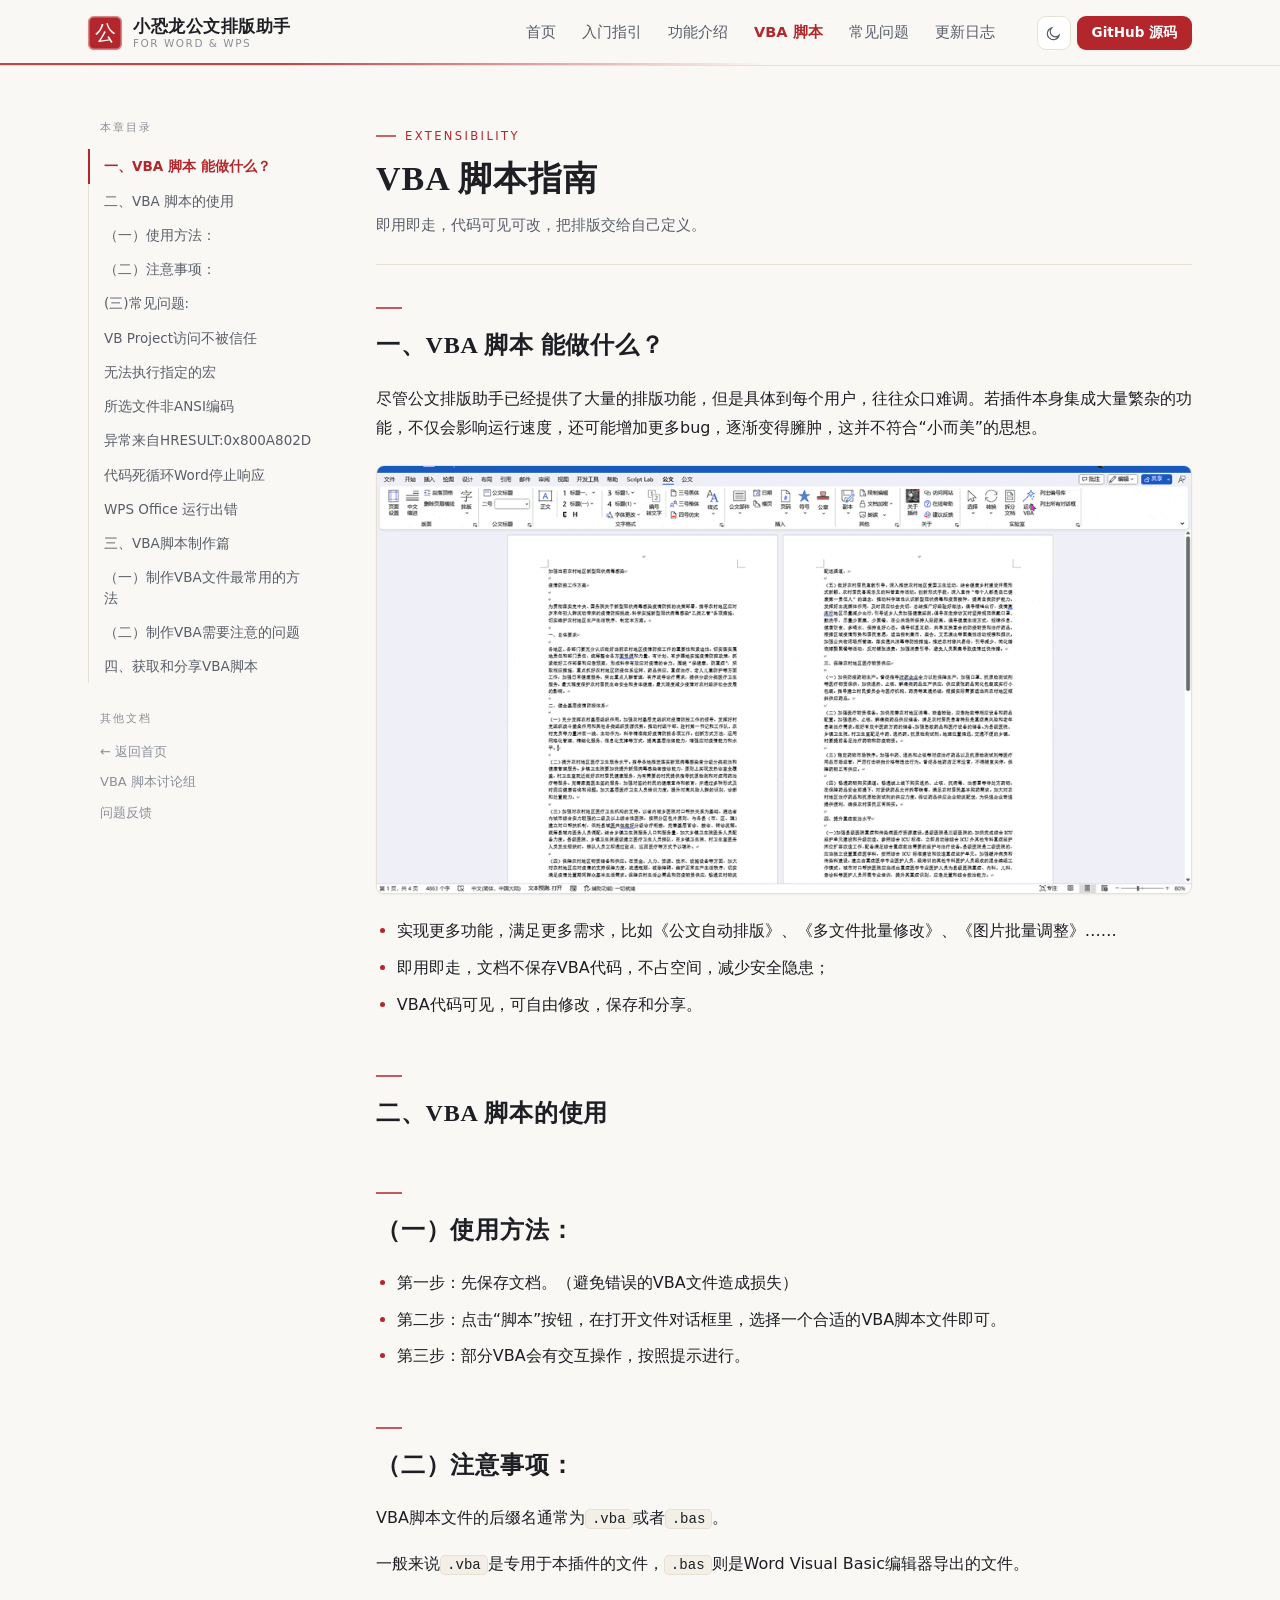
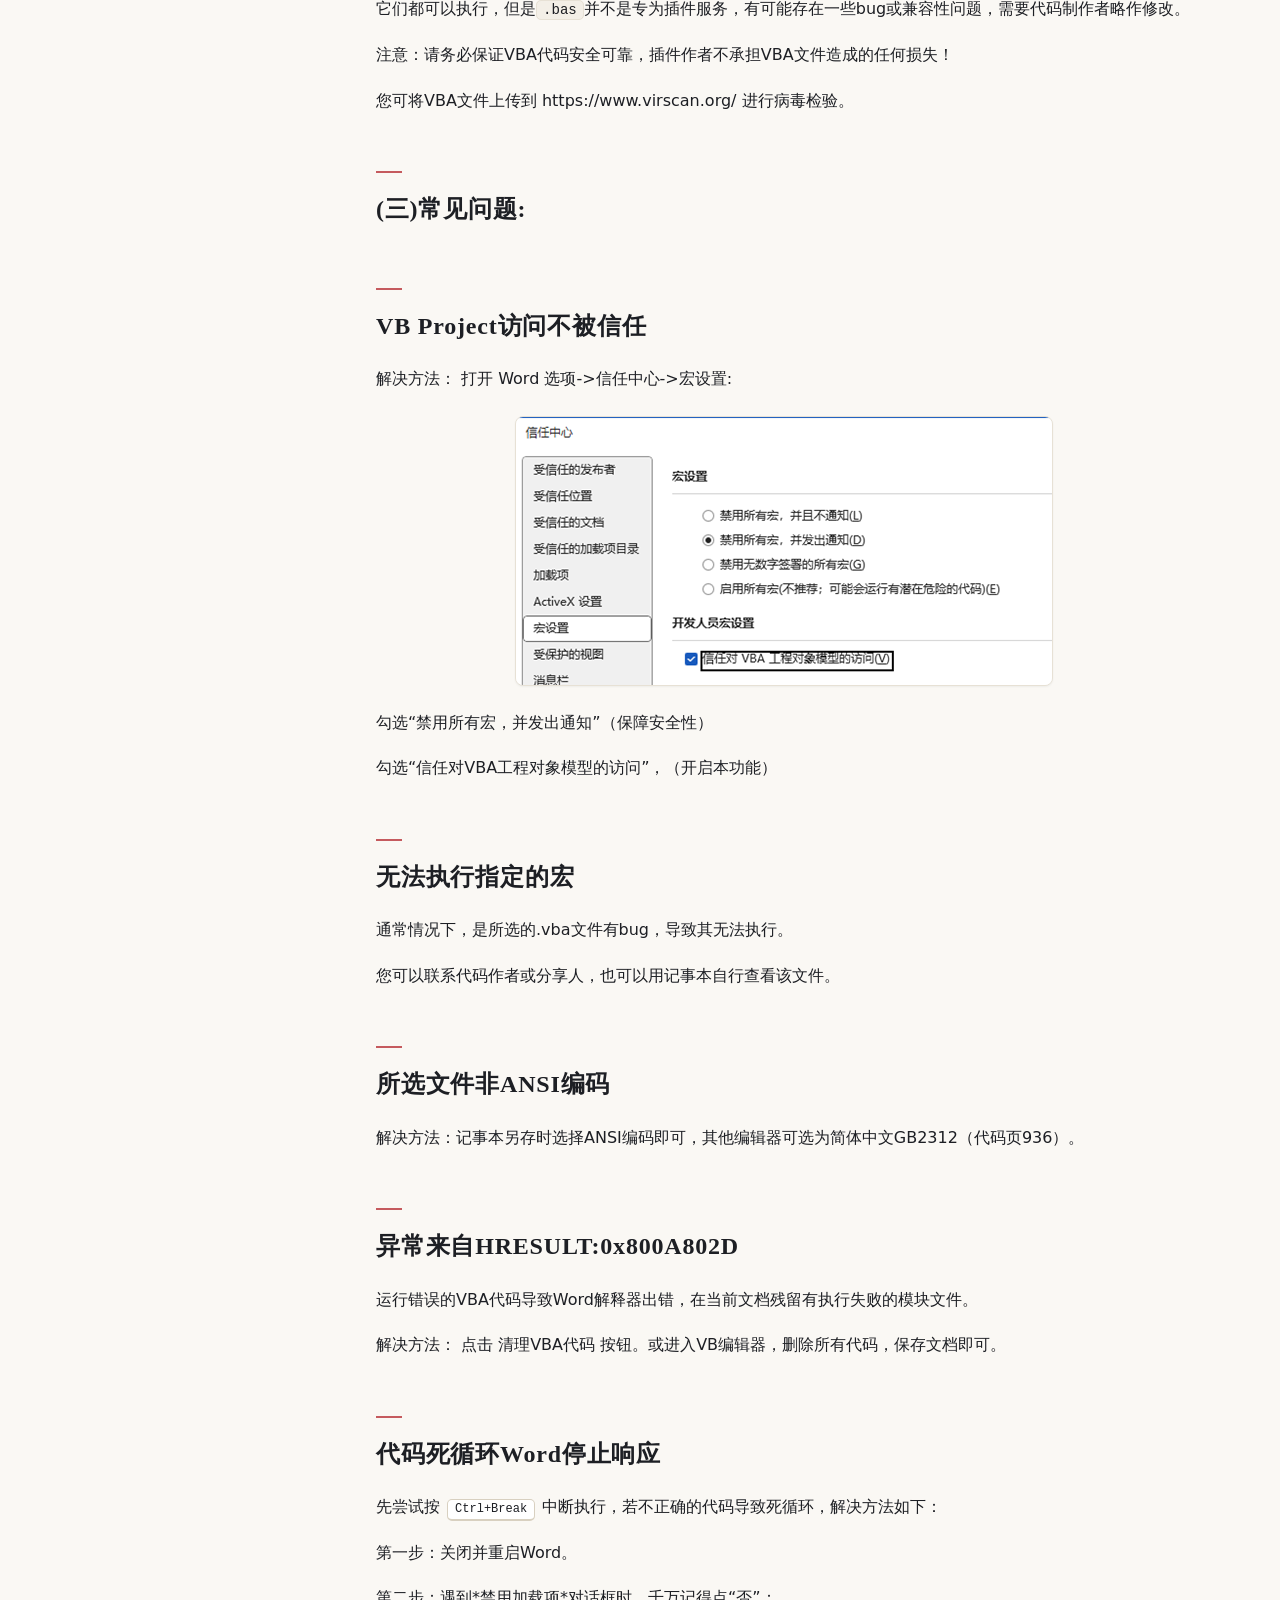
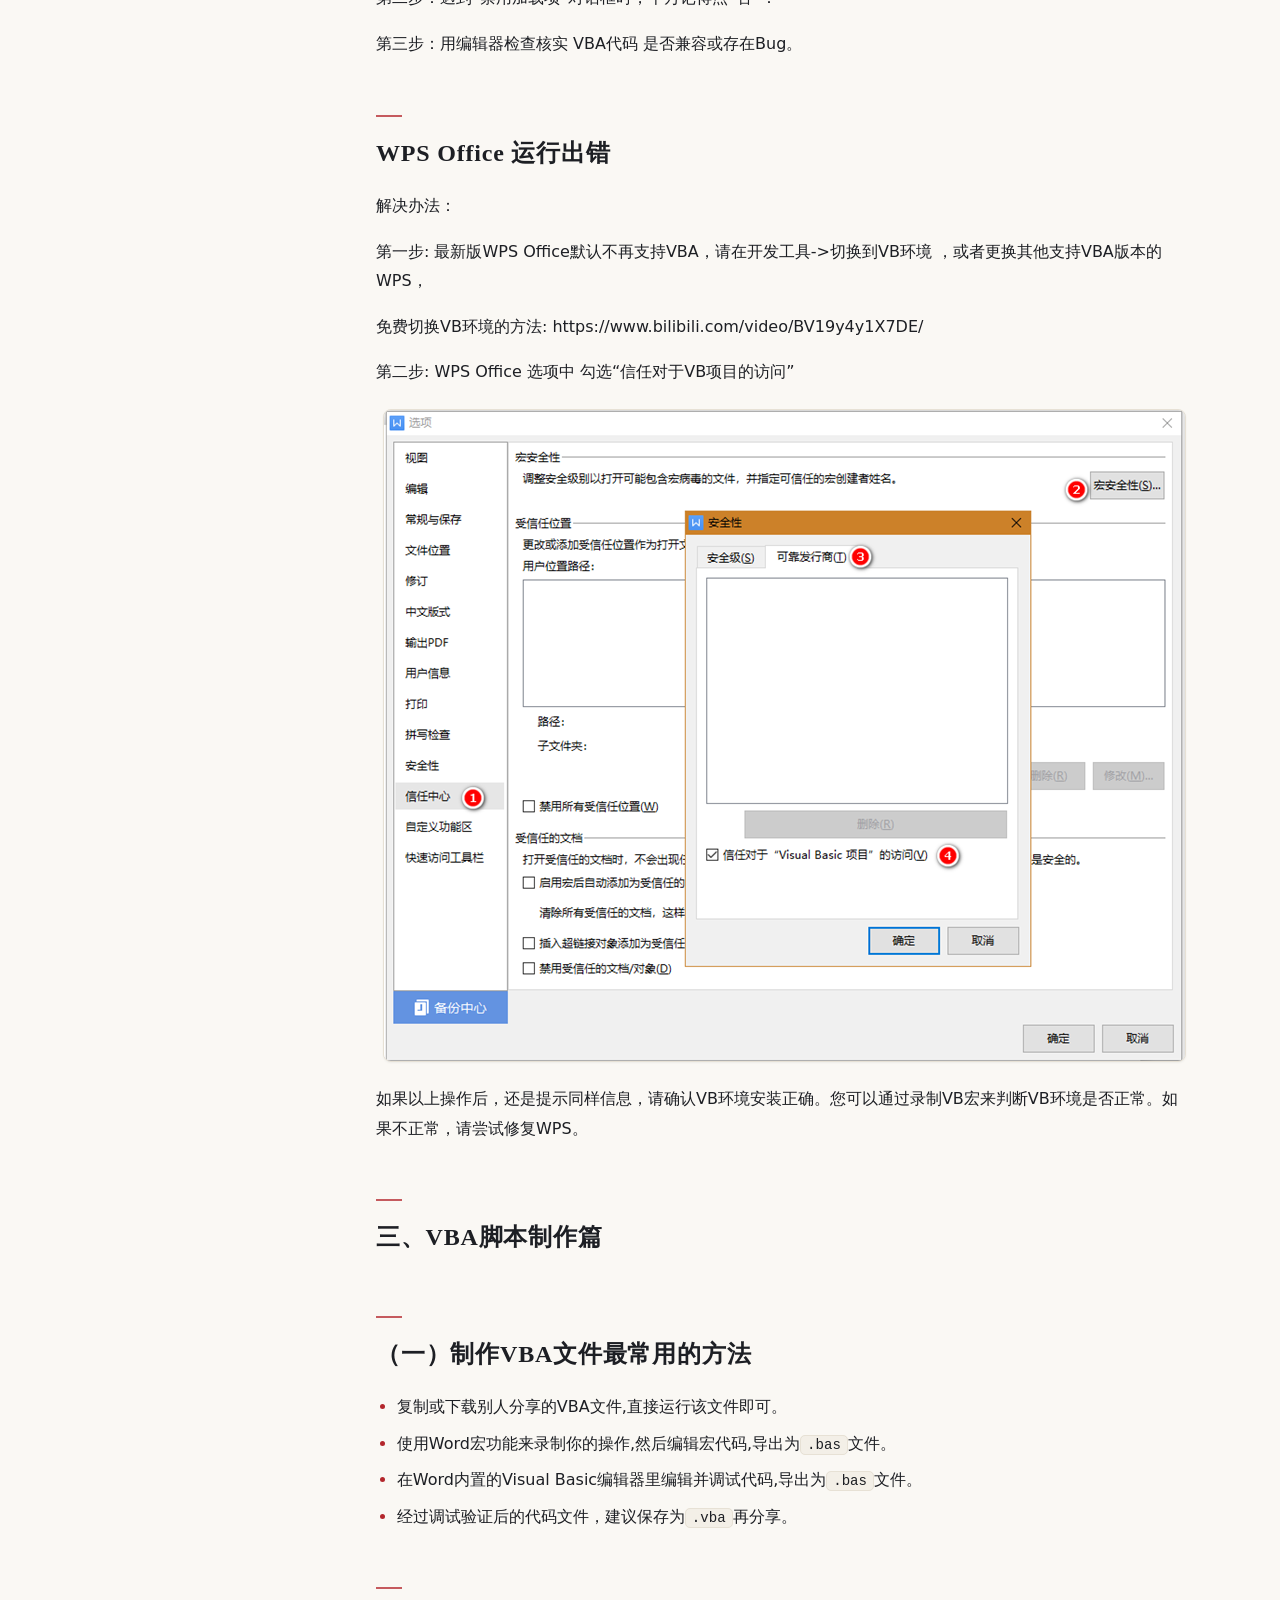
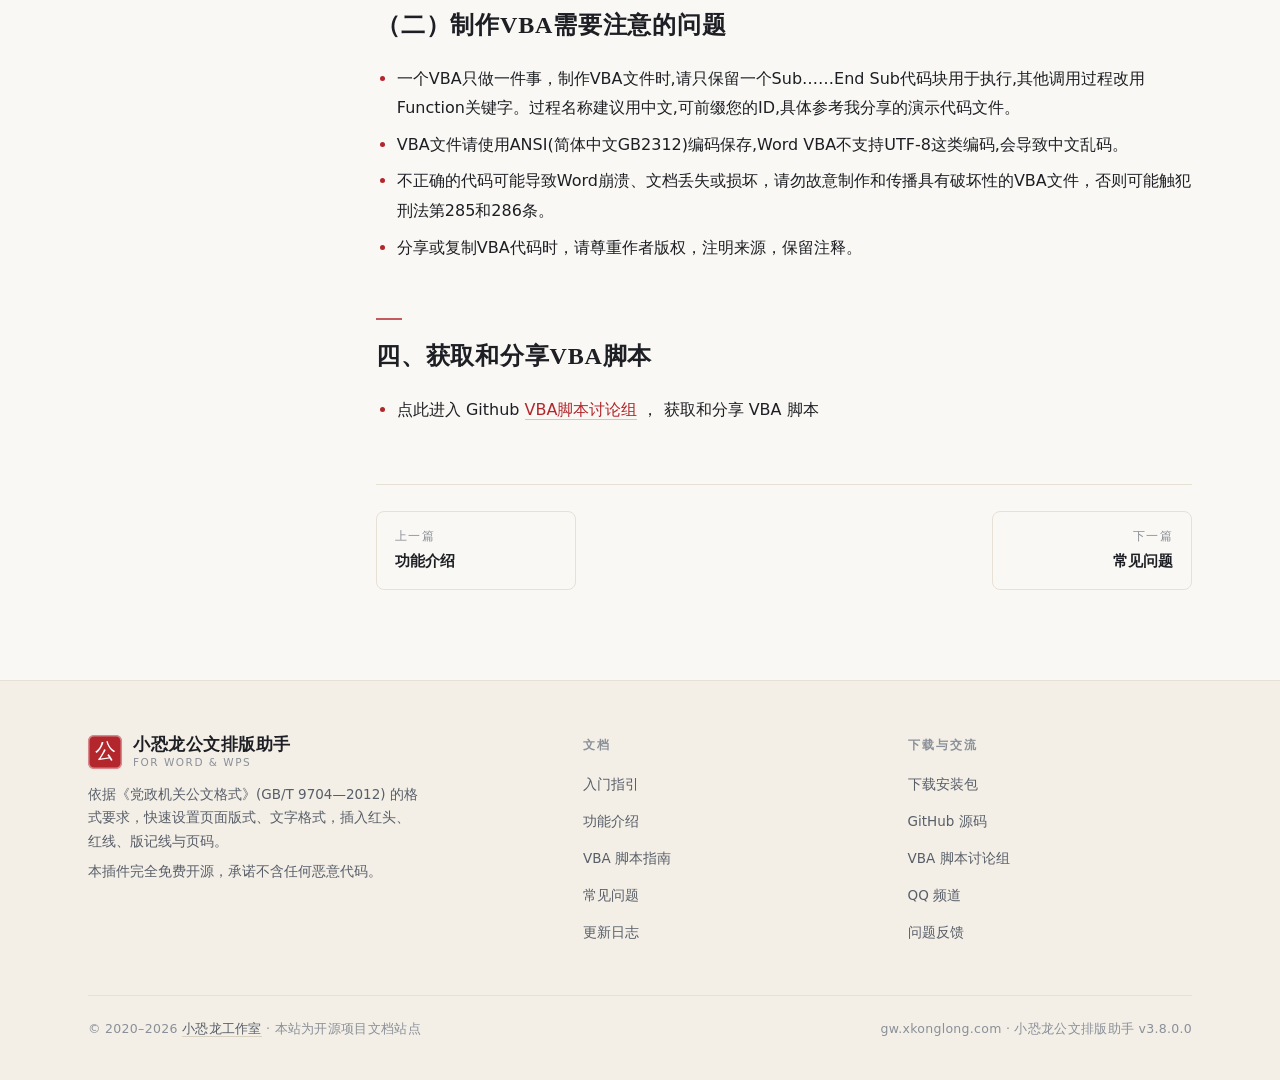
<file: vba.html>
<!DOCTYPE html>
<html lang="zh-CN" data-theme="light">
<head>
<meta charset="utf-8">
<meta name="viewport" content="width=device-width, initial-scale=1">
<title>VBA 脚本指南 · 小恐龙公文排版助手</title>
<meta name="description" content="用 VBA 脚本扩展公文排版助手：使用方法、常见问题、脚本制作与分享。">
<meta name="theme-color" content="#b3262c">
<meta property="og:title" content="VBA 脚本指南 · 小恐龙公文排版助手">
<meta property="og:description" content="用 VBA 脚本扩展公文排版助手：使用方法、常见问题、脚本制作与分享。">
<meta property="og:type" content="website">
<meta property="og:url" content="https://gw.xkonglong.com/vba.html">
<link rel="icon" href="favicon.ico">
<link rel="stylesheet" href="assets/style.css">
<script>
(function(){
  try {
    var t = localStorage.getItem('xkl-theme');
    if (t === 'dark') document.documentElement.setAttribute('data-theme', 'dark');
  } catch (e) {}
})();
</script>
</head>
<body>

<header class="site-header">
  <div class="container header-inner">
    <a class="brand" href="index.html">
      <span class="brand-seal" aria-hidden="true">公</span>
      <span class="brand-text">
        <span class="brand-name">小恐龙公文排版助手</span>
        <span class="brand-sub">for Word &amp; WPS</span>
      </span>
    </a>
    <nav class="nav" aria-label="主导航">
        <a href="index.html">首页</a>
        <a href="guide.html">入门指引</a>
        <a href="feature.html">功能介绍</a>
        <a href="vba.html" aria-current="page">VBA 脚本</a>
        <a href="faq.html">常见问题</a>
        <a href="update.html">更新日志</a>
    </nav>
    <div class="nav-tools">
      <button class="icon-btn" id="theme-toggle" type="button" aria-label="切换主题" title="切换深浅主题"><svg viewBox="0 0 24 24" fill="none" stroke="currentColor" stroke-width="1.6" stroke-linecap="round"><circle cx="12" cy="12" r="4"/><path d="M12 2v2M12 20v2M2 12h2M20 12h2M5 5l1.5 1.5M17.5 17.5L19 19M19 5l-1.5 1.5M6.5 17.5L5 19"/></svg></button>
      <a class="btn-nav" href="https://github.com/xkonglong/gw" target="_blank" rel="noopener">GitHub 源码</a>
      <button class="icon-btn burger" id="menu-toggle" type="button" aria-label="打开菜单"><svg viewBox="0 0 24 24" fill="none" stroke="currentColor" stroke-width="1.8" stroke-linecap="round"><path d="M4 7h16M4 12h16M4 17h16"/></svg></button>
    </div>
  </div>
</header>
<div class="mobile-menu" id="mobile-menu">
  <a href="index.html">首页</a>
  <a href="guide.html">入门指引</a>
  <a href="feature.html">功能介绍</a>
  <a href="vba.html">VBA 脚本</a>
  <a href="faq.html">常见问题</a>
  <a href="update.html">更新日志</a>
  <a href="https://github.com/xkonglong/gw" target="_blank" rel="noopener">GitHub 源码</a>
</div>

<main class="container">
  <div class="doc-layout">
    <aside class="doc-aside">
      <div class="doc-aside-inner">

      <p class="aside-label">本章目录</p>
      <ul class="aside-nav">
          <li><a href="#sec-1">一、VBA 脚本 能做什么？</a></li>
          <li><a href="#sec-2">二、VBA 脚本的使用</a></li>
          <li><a href="#sec-3">（一）使用方法：</a></li>
          <li><a href="#sec-4">（二）注意事项：</a></li>
          <li><a href="#sec-5">(三)常见问题:</a></li>
          <li><a href="#sec-6">VB Project访问不被信任</a></li>
          <li><a href="#sec-7">无法执行指定的宏</a></li>
          <li><a href="#sec-8">所选文件非ANSI编码</a></li>
          <li><a href="#sec-9">异常来自HRESULT:0x800A802D</a></li>
          <li><a href="#sec-10">代码死循环Word停止响应</a></li>
          <li><a href="#sec-11">WPS Office 运行出错</a></li>
          <li><a href="#sec-12">三、VBA脚本制作篇</a></li>
          <li><a href="#sec-13">（一）制作VBA文件最常用的方法</a></li>
          <li><a href="#sec-14">（二）制作VBA需要注意的问题</a></li>
          <li><a href="#sec-15">四、获取和分享VBA脚本</a></li>
      </ul>

      <p class="aside-label">其他文档</p>
      <div class="aside-links">
        <a href="index.html">← 返回首页</a>
        <a href="https://github.com/xkonglong/gw/discussions" target="_blank" rel="noopener">VBA 脚本讨论组</a>
        <a href="https://support.qq.com/products/57503" target="_blank" rel="noopener">问题反馈</a>
      </div>

      </div>
    </aside>
    <div class="doc-main">
      <div class="doc-head">
        <span class="eyebrow">EXTENSIBILITY</span>
        <h1>VBA 脚本指南</h1>
        <p>即用即走，代码可见可改，把排版交给自己定义。</p>
      </div>

      <article class="prose">
<h2 id="sec-1">一、VBA 脚本 能做什么？</h2>
<p>尽管公文排版助手已经提供了大量的排版功能，但是具体到每个用户，往往众口难调。若插件本身集成大量繁杂的功能，不仅会影响运行速度，还可能增加更多bug，逐渐变得臃肿，这并不符合“小而美”的思想。</p>
<p><img src="img/screenshots.gif" alt="公文自动排版"></p>
<ul>
<li>实现更多功能，满足更多需求，比如《公文自动排版》、《多文件批量修改》、《图片批量调整》……</li>
<li>即用即走，文档不保存VBA代码，不占空间，减少安全隐患；</li>
<li>VBA代码可见，可自由修改，保存和分享。</li>
</ul>
<h2 id="sec-2">二、VBA 脚本的使用</h2>
<h2 id="sec-3">（一）使用方法：</h2>
<ul>
<li>第一步：先保存文档。（避免错误的VBA文件造成损失）</li>
<li>第二步：点击“脚本”按钮，在打开文件对话框里，选择一个合适的VBA脚本文件即可。</li>
<li>第三步：部分VBA会有交互操作，按照提示进行。</li>
</ul>
<h2 id="sec-4">（二）注意事项：</h2>
<p>VBA脚本文件的后缀名通常为<code>.vba</code>或者<code>.bas</code>。</p>
<p>一般来说<code>.vba</code>是专用于本插件的文件，<code>.bas</code>则是Word Visual Basic编辑器导出的文件。</p>
<p>它们都可以执行，但是<code>.bas</code>并不是专为插件服务，有可能存在一些bug或兼容性问题，需要代码制作者略作修改。</p>
<p>注意：请务必保证VBA代码安全可靠，插件作者不承担VBA文件造成的任何损失！</p>
<p>您可将VBA文件上传到 https://www.virscan.org/ 进行病毒检验。</p>
<h2 id="sec-5">(三)常见问题:</h2>
<h2 id="sec-6">VB Project访问不被信任</h2>
<p>解决方法： 打开 Word 选项->信任中心->宏设置:</p>
<p><img src="img/VBAerr1.png" alt="开启VBA功能"></p>
<p>勾选“禁用所有宏，并发出通知”（保障安全性）</p>
<p>勾选“信任对VBA工程对象模型的访问”，（开启本功能）</p>
<h2 id="sec-7">无法执行指定的宏</h2>
<p>通常情况下，是所选的.vba文件有bug，导致其无法执行。</p>
<p>您可以联系代码作者或分享人，也可以用记事本自行查看该文件。</p>
<h2 id="sec-8">所选文件非ANSI编码</h2>
<p>解决方法：记事本另存时选择ANSI编码即可，其他编辑器可选为简体中文GB2312（代码页936）。</p>
<h2 id="sec-9">异常来自HRESULT:0x800A802D</h2>
<p>运行错误的VBA代码导致Word解释器出错，在当前文档残留有执行失败的模块文件。</p>
<p>解决方法：	点击 清理VBA代码 按钮。或进入VB编辑器，删除所有代码，保存文档即可。</p>
<h2 id="sec-10">代码死循环Word停止响应</h2>
<p>先尝试按 <kbd>Ctrl+Break</kbd> 中断执行，若不正确的代码导致死循环，解决方法如下：</p>
<p>第一步：关闭并重启Word。</p>
<p>第二步：遇到*禁用加载项*对话框时，千万记得点“否”：</p>
<p>第三步：用编辑器检查核实 VBA代码 是否兼容或存在Bug。</p>
<h2 id="sec-11">WPS Office 运行出错</h2>
<p>解决办法：</p>
<p>第一步: 最新版WPS Office默认不再支持VBA，请在开发工具->切换到VB环境 ，或者更换其他支持VBA版本的WPS，</p>
<p>免费切换VB环境的方法: https://www.bilibili.com/video/BV19y4y1X7DE/</p>
<p>第二步: WPS Office 选项中 勾选“信任对于VB项目的访问”</p>
<p><img src="img/EnableWPSvba.png" alt="image"></p>
<p>如果以上操作后，还是提示同样信息，请确认VB环境安装正确。您可以通过录制VB宏来判断VB环境是否正常。如果不正常，请尝试修复WPS。</p>
<h2 id="sec-12">三、VBA脚本制作篇</h2>
<h2 id="sec-13">（一）制作VBA文件最常用的方法</h2>
<ul>
<li>复制或下载别人分享的VBA文件,直接运行该文件即可。</li>
<li>使用Word宏功能来录制你的操作,然后编辑宏代码,导出为<code>.bas</code>文件。</li>
<li>在Word内置的Visual Basic编辑器里编辑并调试代码,导出为<code>.bas</code>文件。</li>
<li>经过调试验证后的代码文件，建议保存为<code>.vba</code>再分享。</li>
</ul>
<h2 id="sec-14">（二）制作VBA需要注意的问题</h2>
<ul>
<li>一个VBA只做一件事，制作VBA文件时,请只保留一个Sub……End Sub代码块用于执行,其他调用过程改用Function关键字。过程名称建议用中文,可前缀您的ID,具体参考我分享的演示代码文件。</li>
<li>VBA文件请使用ANSI(简体中文GB2312)编码保存,Word VBA不支持UTF-8这类编码,会导致中文乱码。</li>
<li>不正确的代码可能导致Word崩溃、文档丢失或损坏，请勿故意制作和传播具有破坏性的VBA文件，否则可能触犯刑法第285和286条。</li>
<li>分享或复制VBA代码时，请尊重作者版权，注明来源，保留注释。</li>
</ul>
<h2 id="sec-15">四、获取和分享VBA脚本</h2>
<ul>
<li>点此进入 Github <a href="https://github.com/xkonglong/gw/discussions" target="_blank" rel="noopener">VBA脚本讨论组</a> ， 获取和分享 VBA 脚本</li>
</ul>
      </article>
      <nav class="doc-foot">
        <a class="prev" href="feature.html"><small>上一篇</small><strong>功能介绍</strong></a>
        <a class="next" href="faq.html"><small>下一篇</small><strong>常见问题</strong></a>
      </nav>
    </div>
  </div>
</main>

<footer class="site-footer">
  <div class="container">
    <div class="footer-grid">
      <div class="footer-brand">
        <a class="brand" href="index.html">
          <span class="brand-seal" aria-hidden="true">公</span>
          <span class="brand-text">
            <span class="brand-name">小恐龙公文排版助手</span>
            <span class="brand-sub">for Word &amp; WPS</span>
          </span>
        </a>
        <p>依据《党政机关公文格式》(GB/T 9704—2012) 的格式要求，快速设置页面版式、文字格式，插入红头、红线、版记线与页码。</p>
        <p>本插件完全免费开源，承诺不含任何恶意代码。</p>
      </div>
      <div class="footer-col">
        <h5>文档</h5>
        <ul>
          <li><a href="guide.html">入门指引</a></li>
          <li><a href="feature.html">功能介绍</a></li>
          <li><a href="vba.html">VBA 脚本指南</a></li>
          <li><a href="faq.html">常见问题</a></li>
          <li><a href="update.html">更新日志</a></li>
        </ul>
      </div>
      <div class="footer-col">
        <h5>下载与交流</h5>
        <ul>
          <li><a href="#download">下载安装包</a></li>
          <li><a href="https://github.com/xkonglong/gw" target="_blank" rel="noopener">GitHub 源码</a></li>
          <li><a href="https://github.com/xkonglong/gw/discussions" target="_blank" rel="noopener">VBA 脚本讨论组</a></li>
          <li><a href="https://pd.qq.com/s/exu99qgjm" target="_blank" rel="noopener">QQ 频道</a></li>
          <li><a href="https://support.qq.com/products/57503" target="_blank" rel="noopener">问题反馈</a></li>
        </ul>
      </div>
    </div>
    <div class="footer-bottom">
      <span>© 2020–2026 <a href="https://xkonglong.com">小恐龙工作室</a> · 本站为开源项目文档站点</span>
      <span>gw.xkonglong.com · 小恐龙公文排版助手 v3.8.0.0</span>
    </div>
  </div>
</footer>
<button class="to-top" id="to-top" type="button" aria-label="回到顶部"><svg viewBox="0 0 24 24" fill="none" stroke="currentColor" stroke-width="1.8" stroke-linecap="round"><path d="M12 19V5M6 11l6-6 6 6"/></svg></button>
<script src="assets/app.js" defer></script>

</body>
</html>
</file>
<file: assets/style.css>
/* ==========================================================================
   小恐龙公文排版助手 · gw.xkonglong.com
   静态站点样式表
   ========================================================================== */

:root {
  --brand: #b3262c;
  --brand-deep: #8d1c21;
  --brand-soft: #f4e5e4;
  --gold: #b9905b;
  --bg: #faf8f4;
  --bg-alt: #f3efe7;
  --surface: #ffffff;
  --surface-soft: #fbfaf7;
  --ink: #1d1f24;
  --ink-soft: #585e68;
  --ink-mute: #8a9098;
  --line: #e7e1d5;
  --line-strong: #d8d0c0;
  --shadow-sm: 0 1px 2px rgba(29, 31, 36, 0.05);
  --shadow-md: 0 10px 30px -12px rgba(29, 31, 36, 0.16);
  --shadow-lg: 0 30px 60px -30px rgba(29, 31, 36, 0.28);
  --radius-sm: 8px;
  --radius: 14px;
  --radius-lg: 22px;
  --header-h: 66px;
  --serif: "Songti SC", "STSong", "STZhongsong", "Source Han Serif SC", "Noto Serif SC", "SimSun", Georgia, serif;
  --sans: "Inter", "Segoe UI", "PingFang SC", "Hiragino Sans GB", "Microsoft YaHei", system-ui, sans-serif;
  --mono: "JetBrains Mono", "Cascadia Code", "SFMono-Regular", Consolas, monospace;
  color-scheme: light;
}

[data-theme="dark"] {
  --brand: #e2605f;
  --brand-deep: #ef7a79;
  --brand-soft: #3a2323;
  --gold: #c8a374;
  --bg: #121417;
  --bg-alt: #171a1f;
  --surface: #1b1e24;
  --surface-soft: #191c22;
  --ink: #eae7e0;
  --ink-soft: #aeb4bd;
  --ink-mute: #7d838c;
  --line: #2a2e36;
  --line-strong: #383d47;
  --shadow-sm: 0 1px 2px rgba(0, 0, 0, 0.4);
  --shadow-md: 0 10px 30px -12px rgba(0, 0, 0, 0.6);
  --shadow-lg: 0 30px 60px -30px rgba(0, 0, 0, 0.8);
  color-scheme: dark;
}

* { box-sizing: border-box; }

html {
  -webkit-text-size-adjust: 100%;
  scroll-behavior: smooth;
  scroll-padding-top: calc(var(--header-h) + 24px);
}

body {
  margin: 0;
  background: var(--bg);
  color: var(--ink);
  font-family: var(--sans);
  font-size: 16px;
  line-height: 1.75;
  -webkit-font-smoothing: antialiased;
  text-rendering: optimizeLegibility;
}

a { color: var(--brand); text-decoration: none; }
a:hover { text-decoration: underline; text-underline-offset: 3px; }

img { max-width: 100%; }

::selection { background: var(--brand); color: #fff; }

.container {
  width: 100%;
  max-width: 1160px;
  margin: 0 auto;
  padding: 0 28px;
}
.container-narrow { max-width: 900px; }

/* ---------- 顶部导航 ---------- */

.site-header {
  position: sticky;
  top: 0;
  z-index: 60;
  height: var(--header-h);
  background: color-mix(in srgb, var(--bg) 88%, transparent);
  backdrop-filter: saturate(180%) blur(14px);
  border-bottom: 1px solid var(--line);
}
.site-header::after {
  content: "";
  position: absolute;
  inset: auto 0 0 0;
  height: 2px;
  background: linear-gradient(90deg, var(--brand) 0%, var(--brand) 22%, transparent 60%);
  opacity: .85;
}

.header-inner {
  height: var(--header-h);
  display: flex;
  align-items: center;
  gap: 20px;
}

.brand {
  display: flex;
  align-items: center;
  gap: 11px;
  color: var(--ink);
  text-decoration: none;
  flex-shrink: 0;
}
.brand:hover { text-decoration: none; }

.brand-seal {
  width: 34px;
  height: 34px;
  border-radius: 6px;
  background: var(--brand);
  color: #fff;
  display: grid;
  place-items: center;
  font-family: var(--serif);
  font-size: 21px;
  line-height: 1;
  letter-spacing: 0;
  box-shadow: inset 0 0 0 1.5px rgba(255, 255, 255, .45), var(--shadow-sm);
  transition: transform .25s ease;
}
.brand:hover .brand-seal { transform: rotate(-4deg) scale(1.03); }

.brand-text { display: flex; flex-direction: column; line-height: 1.2; }
.brand-name {
  font-family: var(--serif);
  font-size: 17px;
  letter-spacing: .5px;
  font-weight: 600;
}
.brand-sub {
  font-size: 10.5px;
  letter-spacing: 1.5px;
  text-transform: uppercase;
  color: var(--ink-mute);
}

.nav {
  display: flex;
  align-items: center;
  gap: 2px;
  margin-left: auto;
}
.nav a {
  color: var(--ink-soft);
  font-size: 14.5px;
  padding: 7px 12px;
  border-radius: 8px;
  transition: color .18s, background .18s;
}
.nav a:hover { color: var(--ink); background: var(--bg-alt); text-decoration: none; }
.nav a[aria-current="page"] { color: var(--brand); font-weight: 600; }

.nav-tools { display: flex; align-items: center; gap: 6px; margin-left: 10px; }

.icon-btn {
  width: 34px;
  height: 34px;
  display: grid;
  place-items: center;
  border: 1px solid var(--line);
  border-radius: 9px;
  background: var(--surface);
  color: var(--ink-soft);
  cursor: pointer;
  transition: border-color .18s, color .18s, transform .18s;
}
.icon-btn:hover { border-color: var(--line-strong); color: var(--ink); }
.icon-btn svg { width: 17px; height: 17px; display: block; }

.btn-nav {
  display: inline-flex;
  align-items: center;
  gap: 6px;
  height: 34px;
  padding: 0 15px;
  border-radius: 9px;
  background: var(--brand);
  color: #fff !important;
  font-size: 13.5px;
  font-weight: 600;
  white-space: nowrap;
  box-shadow: var(--shadow-sm);
  transition: background .18s, transform .18s;
}
.btn-nav:hover { background: var(--brand-deep); text-decoration: none; transform: translateY(-1px); }
.btn-nav svg { width: 14px; height: 14px; flex-shrink: 0; }

.burger { display: none; }

/* ---------- 通用区块 ---------- */

.section { padding: 84px 0; }
.section-alt { background: var(--bg-alt); border-top: 1px solid var(--line); border-bottom: 1px solid var(--line); }

.section-head { max-width: 720px; margin-bottom: 44px; }
.eyebrow {
  display: inline-flex;
  align-items: center;
  gap: 9px;
  font-size: 11.5px;
  letter-spacing: 2.4px;
  text-transform: uppercase;
  color: var(--brand);
  margin-bottom: 14px;
}
.eyebrow::before {
  content: "";
  width: 20px;
  height: 2px;
  background: var(--brand);
  opacity: .7;
}
.section-title {
  font-family: var(--serif);
  font-size: clamp(24px, 3vw, 32px);
  line-height: 1.35;
  letter-spacing: .5px;
  margin: 0 0 12px;
  font-weight: 600;
}
.section-desc { color: var(--ink-soft); margin: 0; font-size: 15.5px; }

/* ---------- 首屏 ---------- */

.hero {
  position: relative;
  overflow: hidden;
  padding: 74px 0 90px;
  border-bottom: 1px solid var(--line);
  background:
    radial-gradient(1100px 460px at 78% -10%, color-mix(in srgb, var(--brand) 9%, transparent), transparent 70%),
    linear-gradient(180deg, var(--bg) 0%, var(--bg-alt) 100%);
}
.hero::before {
  content: "";
  position: absolute;
  inset: 0;
  background-image:
    linear-gradient(color-mix(in srgb, var(--ink) 5%, transparent) 1px, transparent 1px),
    linear-gradient(90deg, color-mix(in srgb, var(--ink) 5%, transparent) 1px, transparent 1px);
  background-size: 26px 26px;
  mask-image: radial-gradient(820px 520px at 50% 0%, #000 10%, transparent 75%);
  pointer-events: none;
}

.hero-grid {
  position: relative;
  display: grid;
  grid-template-columns: 1.02fr .98fr;
  gap: 60px;
  align-items: center;
}

.hero-badge {
  display: inline-flex;
  align-items: center;
  gap: 8px;
  padding: 5px 12px 5px 6px;
  border: 1px solid var(--line-strong);
  border-radius: 999px;
  background: color-mix(in srgb, var(--surface) 92%, transparent);
  font-size: 12.5px;
  color: var(--ink-soft);
  margin-bottom: 24px;
}
.hero-badge b {
  background: var(--brand-soft);
  color: var(--brand);
  border-radius: 999px;
  padding: 1px 9px;
  font-size: 11.5px;
  letter-spacing: .4px;
  font-weight: 600;
}
.hero-badge i {
  font-style: normal;
  width: 1px;
  height: 12px;
  background: var(--line-strong);
}

.hero h1 {
  font-family: var(--serif);
  font-size: clamp(32px, 4.2vw, 47px);
  line-height: 1.25;
  letter-spacing: 1px;
  margin: 0 0 8px;
  font-weight: 600;
}
.hero h1 em {
  font-style: normal;
  color: var(--brand);
}
.hero-sub-en {
  font-size: 13px;
  letter-spacing: 3.4px;
  text-transform: uppercase;
  color: var(--ink-mute);
  margin-bottom: 20px;
}
.hero-lead {
  font-size: 16px;
  color: var(--ink-soft);
  margin: 0 0 30px;
  max-width: 490px;
}
.hero-lead strong { color: var(--ink); font-weight: 600; }

.hero-actions { display: flex; flex-wrap: wrap; gap: 12px; margin-bottom: 26px; }

.btn {
  display: inline-flex;
  align-items: center;
  justify-content: center;
  gap: 9px;
  height: 46px;
  padding: 0 22px;
  border-radius: 10px;
  font-size: 15px;
  font-weight: 600;
  border: 1px solid transparent;
  cursor: pointer;
  transition: transform .18s, box-shadow .18s, background .18s, border-color .18s;
}
.btn:hover { text-decoration: none; transform: translateY(-2px); }
.btn-primary {
  background: var(--brand);
  color: #fff;
  box-shadow: 0 12px 24px -14px color-mix(in srgb, var(--brand) 80%, transparent);
}
.btn-primary:hover { background: var(--brand-deep); }
.btn-ghost {
  background: var(--surface);
  color: var(--ink);
  border-color: var(--line-strong);
  box-shadow: var(--shadow-sm);
}
.btn-ghost:hover { border-color: var(--brand); color: var(--brand); }
.btn svg { width: 16px; height: 16px; }

.hero-meta {
  display: flex;
  flex-wrap: wrap;
  gap: 8px 22px;
  font-size: 13px;
  color: var(--ink-mute);
}
.hero-meta span { display: inline-flex; align-items: center; gap: 7px; }
.hero-meta svg { width: 14px; height: 14px; color: var(--brand); opacity: .85; }

/* 首屏截图 */
.hero-visual { position: relative; }

.window {
  position: relative;
  background: var(--surface);
  border: 1px solid var(--line-strong);
  border-radius: var(--radius-lg);
  box-shadow: var(--shadow-lg);
  overflow: hidden;
}
.window-bar {
  display: flex;
  align-items: center;
  gap: 8px;
  height: 38px;
  padding: 0 14px;
  background: var(--bg-alt);
  border-bottom: 1px solid var(--line);
}
.dots { display: flex; gap: 6px; }
.dots i { width: 9px; height: 9px; border-radius: 50%; background: var(--line-strong); display: block; }
.dots i:nth-child(1) { background: #d9776f; }
.dots i:nth-child(2) { background: #dcb765; }
.dots i:nth-child(3) { background: #7aa87b; }
.window-title {
  font-size: 11.5px;
  color: var(--ink-mute);
  letter-spacing: .4px;
  margin: 0 auto;
  padding-right: 26px;
}
.window img { display: block; width: 100%; height: auto; }

.hero-stamp {
  position: absolute;
  right: -18px;
  bottom: -26px;
  width: 78px;
  height: 78px;
  border-radius: 12px;
  border: 2px solid color-mix(in srgb, var(--brand) 55%, transparent);
  color: var(--brand);
  display: grid;
  place-items: center;
  font-family: var(--serif);
  font-size: 20px;
  line-height: 1.15;
  text-align: center;
  letter-spacing: 1px;
  background: color-mix(in srgb, var(--bg) 92%, transparent);
  transform: rotate(-8deg);
  opacity: .9;
  backdrop-filter: blur(2px);
}

/* 数据条 */
.fact-bar {
  border-bottom: 1px solid var(--line);
  background: var(--surface);
}
.fact-grid {
  display: grid;
  grid-template-columns: repeat(4, 1fr);
}
.fact {
  padding: 26px 8px 26px 0;
  border-right: 1px solid var(--line);
  padding-left: 26px;
}
.fact:last-child { border-right: 0; }
.fact strong {
  display: block;
  font-family: var(--serif);
  font-size: 22px;
  letter-spacing: .5px;
  color: var(--ink);
}
.fact span { font-size: 12.5px; color: var(--ink-mute); letter-spacing: .5px; }

/* ---------- 功能卡片 ---------- */

.cards {
  display: grid;
  grid-template-columns: repeat(3, 1fr);
  gap: 18px;
}
.card {
  position: relative;
  background: var(--surface);
  border: 1px solid var(--line);
  border-radius: var(--radius);
  padding: 28px 26px 30px;
  transition: transform .25s cubic-bezier(.2, .8, .3, 1), box-shadow .25s, border-color .25s;
  overflow: hidden;
}
.card:hover {
  transform: translateY(-3px);
  box-shadow: var(--shadow-md);
  border-color: var(--line-strong);
}
.card:hover .card-icon { color: var(--brand); border-color: color-mix(in srgb, var(--brand) 40%, var(--line)); }
.card-icon {
  width: 44px;
  height: 44px;
  border-radius: 11px;
  border: 1px solid var(--line);
  background: var(--surface-soft);
  display: grid;
  place-items: center;
  color: var(--ink-soft);
  margin-bottom: 18px;
  transition: color .25s, border-color .25s;
}
.card-icon svg { width: 22px; height: 22px; }
.card h3 {
  font-family: var(--serif);
  font-size: 18px;
  margin: 0 0 8px;
  letter-spacing: .5px;
  font-weight: 600;
}
.card p { margin: 0; color: var(--ink-soft); font-size: 14.5px; line-height: 1.7; }

/* ---------- 截图 ---------- */

.shots {
  display: grid;
  grid-template-columns: repeat(2, 1fr);
  gap: 20px;
}
.shot {
  background: var(--surface);
  border: 1px solid var(--line);
  border-radius: var(--radius);
  overflow: hidden;
  transition: box-shadow .25s, transform .25s;
  margin: 0;
  display: block;
}
.shot:hover { box-shadow: var(--shadow-md); transform: translateY(-2px); }
.shot-img {
  background: var(--bg-alt);
  border-bottom: 1px solid var(--line);
  height: 340px;
  display: grid;
  place-items: center;
  padding: 14px;
  overflow: hidden;
}
.shot-img img {
  display: block;
  max-width: 100%;
  max-height: 100%;
  width: auto;
  height: auto;
  border-radius: 6px;
  box-shadow: 0 6px 18px -10px rgba(0, 0, 0, .3);
}
.shot-meta { padding: 16px 20px 18px; }
.shot-meta h4 { margin: 0 0 4px; font-size: 15px; letter-spacing: .5px; font-family: var(--serif); font-weight: 600; }
.shot-meta p { margin: 0; font-size: 13px; color: var(--ink-mute); }

/* ---------- 快速上手 ---------- */

.steps {
  display: grid;
  grid-template-columns: repeat(3, 1fr);
  gap: 0;
  border: 1px solid var(--line);
  border-radius: var(--radius);
  overflow: hidden;
  background: var(--surface);
}
.step { padding: 30px 28px; border-right: 1px solid var(--line); }
.step:last-child { border-right: 0; }
.step-num {
  font-family: var(--serif);
  font-size: 13px;
  letter-spacing: 2px;
  color: var(--brand);
  margin-bottom: 12px;
  display: block;
}
.step h4 { margin: 0 0 8px; font-size: 16.5px; font-family: var(--serif); font-weight: 600; letter-spacing: .5px; }
.step p { margin: 0; font-size: 14px; color: var(--ink-soft); }

.notice {
  display: flex;
  gap: 14px;
  margin-top: 20px;
  padding: 18px 20px;
  border-radius: var(--radius-sm);
  border: 1px solid var(--line);
  border-left: 3px solid var(--brand);
  background: var(--surface);
  font-size: 14px;
  color: var(--ink-soft);
}
.notice svg { width: 18px; height: 18px; color: var(--brand); flex-shrink: 0; margin-top: 3px; }
.notice div p { margin: 0; }
.notice div p + p { margin-top: 4px; }

/* ---------- 下载 ---------- */

.downloads {
  display: grid;
  grid-template-columns: repeat(2, 1fr);
  gap: 16px;
}
.dl {
  display: flex;
  align-items: center;
  gap: 16px;
  padding: 20px 22px;
  background: var(--surface);
  border: 1px solid var(--line);
  border-radius: var(--radius);
  color: var(--ink);
  transition: border-color .2s, transform .2s, box-shadow .2s;
}
.dl:hover {
  text-decoration: none;
  border-color: var(--brand);
  transform: translateY(-2px);
  box-shadow: var(--shadow-md);
}
.dl-icon {
  width: 42px;
  height: 42px;
  border-radius: 10px;
  background: var(--bg-alt);
  display: grid;
  place-items: center;
  color: var(--brand);
  flex-shrink: 0;
}
.dl-icon svg { width: 20px; height: 20px; }
.dl-body { flex: 1; min-width: 0; }
.dl-body strong { display: block; font-size: 15.5px; font-weight: 600; letter-spacing: .3px; }
.dl-body span { font-size: 12.5px; color: var(--ink-mute); }
.dl-arrow { color: var(--ink-mute); transition: transform .2s, color .2s; }
.dl-arrow svg { width: 16px; height: 16px; display: block; }
.dl:hover .dl-arrow { color: var(--brand); transform: translateX(3px); }

/* ---------- 文档卡片 ---------- */

.doc-cards {
  display: grid;
  grid-template-columns: repeat(3, 1fr);
  gap: 16px;
}
.doc-card {
  display: flex;
  flex-direction: column;
  padding: 24px 24px 26px;
  background: var(--surface);
  border: 1px solid var(--line);
  border-radius: var(--radius);
  color: var(--ink);
  transition: border-color .2s, transform .2s, box-shadow .2s;
}
.doc-card:hover { text-decoration: none; border-color: var(--line-strong); transform: translateY(-3px); box-shadow: var(--shadow-md); }
.doc-card .tag {
  font-size: 11px;
  letter-spacing: 1.6px;
  text-transform: uppercase;
  color: var(--brand);
  margin-bottom: 12px;
}
.doc-card h4 { margin: 0 0 6px; font-family: var(--serif); font-size: 17px; font-weight: 600; letter-spacing: .5px; }
.doc-card p { margin: 0 0 16px; font-size: 13.5px; color: var(--ink-soft); flex: 1; }
.doc-card .more { font-size: 13px; color: var(--ink-mute); display: inline-flex; align-items: center; gap: 5px; }
.doc-card .more svg { width: 14px; height: 14px; }

/* ---------- 赞赏 ---------- */

.donate {
  display: grid;
  grid-template-columns: 1fr 260px;
  gap: 44px;
  align-items: center;
  padding: 40px 46px;
  border: 1px solid var(--line);
  border-radius: var(--radius-lg);
  background:
    radial-gradient(600px 200px at 90% 0%, color-mix(in srgb, var(--brand) 7%, transparent), transparent 70%),
    var(--surface);
}
.donate h3 { font-family: var(--serif); font-size: 24px; margin: 0 0 10px; font-weight: 600; letter-spacing: .5px; }
.donate p { margin: 0 0 8px; color: var(--ink-soft); font-size: 14.5px; }
.donate small { color: var(--ink-mute); font-size: 12.5px; }
.donate-qr { text-align: center; }
.donate-qr img {
  width: 100%;
  max-width: 210px;
  border-radius: 10px;
  border: 1px solid var(--line);
  background: #fff;
  padding: 8px;
}
.donate-qr span { display: block; font-size: 12px; color: var(--ink-mute); margin-top: 8px; letter-spacing: 1px; }

/* ---------- 页脚 ---------- */

.site-footer {
  border-top: 1px solid var(--line);
  background: var(--bg-alt);
  padding: 54px 0 40px;
}
.footer-grid {
  display: grid;
  grid-template-columns: 1.6fr 1fr 1fr;
  gap: 40px;
  margin-bottom: 40px;
}
.footer-brand .brand { margin-bottom: 14px; }
.footer-brand p { margin: 0 0 6px; font-size: 13.5px; color: var(--ink-soft); max-width: 330px; }
.footer-col h5 {
  font-size: 12px;
  letter-spacing: 2px;
  text-transform: uppercase;
  color: var(--ink-mute);
  margin: 0 0 14px;
  font-weight: 600;
}
.footer-col ul { list-style: none; margin: 0; padding: 0; }
.footer-col li { margin-bottom: 9px; }
.footer-col a { color: var(--ink-soft); font-size: 13.5px; }
.footer-col a:hover { color: var(--brand); }
.footer-bottom {
  border-top: 1px solid var(--line);
  padding-top: 22px;
  display: flex;
  flex-wrap: wrap;
  gap: 10px 20px;
  justify-content: space-between;
  font-size: 12.5px;
  color: var(--ink-mute);
}
.footer-bottom span { letter-spacing: .3px; }
.footer-bottom a {
  color: var(--ink-soft);
  border-bottom: 1px solid var(--line-strong);
}
.footer-bottom a:hover {
  color: var(--brand);
  border-bottom-color: var(--brand);
  text-decoration: none;
}

/* ---------- 文档页 ---------- */

.doc-layout {
  display: grid;
  grid-template-columns: 232px minmax(0, 1fr);
  gap: 56px;
  padding: 52px 0 90px;
}

.doc-aside { position: relative; }
.doc-aside-inner {
  position: sticky;
  top: calc(var(--header-h) + 26px);
  max-height: calc(100vh - var(--header-h) - 52px);
  overflow-y: auto;
  padding-right: 8px;
}
.doc-aside-inner::-webkit-scrollbar { width: 6px; }
.doc-aside-inner::-webkit-scrollbar-thumb { background: var(--line-strong); border-radius: 3px; }

.aside-label {
  font-size: 11px;
  letter-spacing: 2px;
  text-transform: uppercase;
  color: var(--ink-mute);
  margin: 0 0 12px;
  padding-left: 12px;
}
.aside-nav { list-style: none; margin: 0 0 26px; padding: 0; border-left: 1px solid var(--line); }
.aside-nav li { margin: 0; }
.aside-nav a {
  display: block;
  padding: 7px 0 7px 14px;
  font-size: 13.5px;
  color: var(--ink-soft);
  border-left: 2px solid transparent;
  margin-left: -1px;
  transition: color .15s, border-color .15s;
  line-height: 1.5;
}
.aside-nav a:hover { color: var(--ink); text-decoration: none; }
.aside-nav a.active { color: var(--brand); border-left-color: var(--brand); font-weight: 600; }

.aside-links { padding-left: 12px; display: flex; flex-direction: column; gap: 8px; }
.aside-links a { font-size: 13px; color: var(--ink-mute); display: inline-flex; align-items: center; gap: 6px; }
.aside-links a:hover { color: var(--brand); }

.doc-main { min-width: 0; max-width: 820px; }

.doc-head { margin-bottom: 34px; padding-bottom: 26px; border-bottom: 1px solid var(--line); }
.doc-head .eyebrow { margin-bottom: 10px; }
.doc-head h1 {
  font-family: var(--serif);
  font-size: clamp(26px, 3.2vw, 34px);
  line-height: 1.35;
  margin: 0 0 10px;
  letter-spacing: 1px;
  font-weight: 600;
}
.doc-head p { margin: 0; color: var(--ink-soft); font-size: 15px; }

.prose { font-size: 16px; line-height: 1.85; color: var(--ink); }
.prose h2 {
  font-family: var(--serif);
  font-size: 24px;
  letter-spacing: .8px;
  font-weight: 600;
  margin: 48px 0 16px;
  padding-top: 8px;
  scroll-margin-top: calc(var(--header-h) + 24px);
}
.prose h2:first-child { margin-top: 0; }
.prose h2::before {
  content: "";
  display: block;
  width: 26px;
  height: 2px;
  background: var(--brand);
  opacity: .75;
  margin-bottom: 14px;
}
.prose h3 {
  font-family: var(--serif);
  font-size: 19px;
  font-weight: 600;
  letter-spacing: .5px;
  margin: 32px 0 10px;
  scroll-margin-top: calc(var(--header-h) + 24px);
}
.prose h4 { font-size: 16.5px; margin: 24px 0 8px; font-weight: 600; }
.prose p { margin: 0 0 16px; }
.prose ul, .prose ol { margin: 0 0 18px; padding-left: 1.3em; }
.prose li { margin: 0 0 7px; }
.prose li::marker { color: var(--brand); }
.prose a { color: var(--brand); border-bottom: 1px solid color-mix(in srgb, var(--brand) 28%, transparent); }
.prose a:hover { text-decoration: none; border-bottom-color: var(--brand); }
.prose strong { font-weight: 600; color: var(--ink); }
.prose img {
  display: block;
  max-width: 100%;
  height: auto;
  margin: 22px auto;
  border-radius: var(--radius-sm);
  border: 1px solid var(--line);
  background: var(--surface);
  box-shadow: var(--shadow-sm);
}
.prose code {
  font-family: var(--mono);
  font-size: .88em;
  background: var(--bg-alt);
  border: 1px solid var(--line);
  border-radius: 5px;
  padding: 1px 6px;
}
.prose pre {
  background: var(--surface);
  border: 1px solid var(--line);
  border-radius: var(--radius-sm);
  padding: 16px 18px;
  overflow-x: auto;
  margin: 0 0 20px;
}
.prose pre code { border: 0; background: none; padding: 0; }
.prose kbd {
  display: inline-block;
  font-family: var(--mono);
  font-size: 12px;
  line-height: 1.6;
  padding: 0 7px;
  border: 1px solid var(--line-strong);
  border-bottom-width: 2px;
  border-radius: 5px;
  background: var(--surface);
  color: var(--ink);
  margin: 0 2px;
}
.prose hr { border: 0; border-top: 1px solid var(--line); margin: 32px 0; }
.prose blockquote {
  margin: 0 0 18px;
  padding: 12px 18px;
  border-left: 3px solid var(--line-strong);
  background: var(--surface-soft);
  color: var(--ink-soft);
  border-radius: 0 var(--radius-sm) var(--radius-sm) 0;
}

.note {
  display: block;
  margin: 22px 0;
  padding: 16px 20px;
  border: 1px solid var(--line);
  border-left: 3px solid var(--brand);
  border-radius: var(--radius-sm);
  background: var(--surface);
  font-size: 14.5px;
  color: var(--ink-soft);
}
.note p { margin: 0; }

/* 上一篇 / 下一篇 */
.doc-foot {
  margin-top: 60px;
  padding-top: 26px;
  border-top: 1px solid var(--line);
  display: flex;
  gap: 14px;
  justify-content: space-between;
  flex-wrap: wrap;
}
.doc-foot a {
  display: flex;
  flex-direction: column;
  gap: 3px;
  padding: 14px 18px;
  border: 1px solid var(--line);
  border-radius: var(--radius-sm);
  min-width: 200px;
  color: var(--ink);
  transition: border-color .2s, transform .2s;
}
.doc-foot a:hover { text-decoration: none; border-color: var(--brand); transform: translateY(-2px); }
.doc-foot a small { font-size: 11.5px; letter-spacing: 1.4px; text-transform: uppercase; color: var(--ink-mute); }
.doc-foot a strong { font-size: 14.5px; font-weight: 600; }
.doc-foot .next { text-align: right; margin-left: auto; }

/* ---------- 常见问题 ---------- */

.qa-search {
  position: relative;
  margin: 0 0 30px;
}
.qa-search svg {
  position: absolute;
  left: 16px;
  top: 50%;
  transform: translateY(-50%);
  width: 17px;
  height: 17px;
  color: var(--ink-mute);
}
.qa-search input {
  width: 100%;
  height: 48px;
  padding: 0 16px 0 44px;
  border: 1px solid var(--line);
  border-radius: 11px;
  background: var(--surface);
  color: var(--ink);
  font-size: 14.5px;
  font-family: var(--sans);
  outline: none;
  transition: border-color .2s, box-shadow .2s;
}
.qa-search input:focus {
  border-color: var(--brand);
  box-shadow: 0 0 0 3px color-mix(in srgb, var(--brand) 12%, transparent);
}
.qa-search input::placeholder { color: var(--ink-mute); }

.qa-group { margin-bottom: 12px; scroll-margin-top: calc(var(--header-h) + 24px); }
.qa-group h2 {
  font-family: var(--serif);
  font-size: 21px;
  letter-spacing: .6px;
  margin: 44px 0 14px;
  font-weight: 600;
}
.qa-group h2::before {
  content: "";
  display: block;
  width: 26px;
  height: 2px;
  background: var(--brand);
  opacity: .75;
  margin-bottom: 13px;
}
.qa-intro { color: var(--ink-soft); font-size: 14.5px; margin: 0 0 14px; }

details.qa {
  border: 1px solid var(--line);
  border-radius: var(--radius-sm);
  background: var(--surface);
  margin-bottom: 10px;
  transition: border-color .2s, box-shadow .2s;
}
details.qa[open] { border-color: var(--line-strong); box-shadow: var(--shadow-sm); }
details.qa summary {
  list-style: none;
  cursor: pointer;
  padding: 15px 46px 15px 18px;
  position: relative;
  font-size: 15px;
  font-weight: 600;
  color: var(--ink);
  line-height: 1.6;
}
details.qa summary::-webkit-details-marker { display: none; }
details.qa summary::after {
  content: "";
  position: absolute;
  right: 18px;
  top: 50%;
  width: 8px;
  height: 8px;
  border-right: 2px solid var(--ink-mute);
  border-bottom: 2px solid var(--ink-mute);
  transform: translateY(-70%) rotate(45deg);
  transition: transform .25s;
}
details.qa[open] summary::after { transform: translateY(-30%) rotate(-135deg); }
details.qa .qa-body {
  padding: 2px 18px 18px;
  border-top: 1px solid var(--line);
  margin-top: 2px;
  padding-top: 14px;
  font-size: 14.5px;
  color: var(--ink-soft);
}
details.qa .qa-body p { margin: 0 0 10px; }
details.qa .qa-body p:last-child { margin-bottom: 0; }
details.qa .qa-body img { margin: 14px auto; max-width: 100%; }
details.qa .qa-body a { color: var(--brand); }
details.qa .qa-body ul, details.qa .qa-body ol { margin: 0 0 10px; padding-left: 1.3em; }
details.qa .qa-body li { margin-bottom: 6px; }
details.qa .qa-body code { font-family: var(--mono); font-size: .88em; background: var(--bg-alt); border-radius: 4px; padding: 1px 5px; }
details.qa.is-hidden { display: none; }
.qa-empty { color: var(--ink-mute); font-size: 14px; padding: 14px 0; display: none; }

/* ---------- 更新日志 ---------- */

.log-layout { padding: 52px 0 90px; }
.log-head { max-width: 760px; margin-bottom: 40px; }
.log-head h1 { font-family: var(--serif); font-size: clamp(26px, 3.2vw, 34px); margin: 0 0 10px; letter-spacing: 1px; font-weight: 600; }
.log-head p { margin: 0; color: var(--ink-soft); }

.log-item {
  display: grid;
  grid-template-columns: 170px minmax(0, 1fr);
  gap: 34px;
  padding: 26px 0 26px;
  border-top: 1px solid var(--line);
}
.log-item:first-of-type { border-top: 2px solid var(--brand); }
.log-meta { position: sticky; top: calc(var(--header-h) + 20px); align-self: start; }
.log-version {
  font-family: var(--mono);
  font-size: 17px;
  font-weight: 600;
  letter-spacing: .3px;
  color: var(--ink);
  display: block;
}
.log-date { font-size: 12.5px; color: var(--ink-mute); margin-top: 4px; letter-spacing: .4px; }
.log-latest {
  display: inline-block;
  margin-top: 8px;
  font-size: 11px;
  letter-spacing: 1px;
  background: var(--brand-soft);
  color: var(--brand);
  border-radius: 999px;
  padding: 2px 9px;
  font-weight: 600;
}
.log-body { font-size: 14.8px; line-height: 1.8; color: var(--ink-soft); }
.log-body ul { margin: 0; padding-left: 1.2em; }
.log-body li { margin-bottom: 5px; }
.log-body li::marker { color: var(--brand); }
.log-body p { margin: 0 0 8px; }
.log-body a { color: var(--brand); }
.log-body strong { color: var(--ink); }

/* ---------- 文档页响应式 / 滚动 ---------- */

.to-top {
  position: fixed;
  right: 26px;
  bottom: 26px;
  width: 42px;
  height: 42px;
  border-radius: 10px;
  border: 1px solid var(--line-strong);
  background: var(--surface);
  color: var(--ink-soft);
  display: grid;
  place-items: center;
  cursor: pointer;
  opacity: 0;
  pointer-events: none;
  transition: opacity .25s, transform .25s;
  z-index: 40;
  box-shadow: var(--shadow-md);
}
.to-top.show { opacity: 1; pointer-events: auto; }
.to-top:hover { color: var(--brand); }
.to-top svg { width: 16px; height: 16px; }

/* ---------- 响应式 ---------- */

@media (max-width: 1000px) {
  .hero-grid { grid-template-columns: 1fr; gap: 46px; }
  .hero-stamp { display: none; }
  .cards { grid-template-columns: repeat(2, 1fr); }
  .fact-grid { grid-template-columns: repeat(2, 1fr); }
  .fact:nth-child(2n) { border-right: 0; }
  .fact:nth-child(-n+2) { border-bottom: 1px solid var(--line); }
  .doc-layout { grid-template-columns: 1fr; gap: 0; }
  .doc-aside { display: none; }
  .log-item { grid-template-columns: 1fr; gap: 10px; }
  .log-meta { position: static; display: flex; align-items: baseline; gap: 12px; flex-wrap: wrap; }
  .donate { grid-template-columns: 1fr; padding: 32px; gap: 28px; }
  .footer-grid { grid-template-columns: 1fr 1fr; }
}

@media (max-width: 760px) {
  .container { padding: 0 20px; }
  .nav { display: none; }
  .burger { display: grid; }
  .nav-tools { margin-left: auto; }
  .btn-nav { display: none; }
  .section { padding: 60px 0; }
  .hero { padding: 48px 0 60px; }
  .cards, .shots, .downloads, .doc-cards, .steps, .footer-grid { grid-template-columns: 1fr; }
  .shot-img { height: 260px; }
  .steps .step { border-right: 0; border-bottom: 1px solid var(--line); }
  .steps .step:last-child { border-bottom: 0; }
  .fact-grid { grid-template-columns: 1fr 1fr; }
  .fact { padding: 18px 12px; text-align: center; }
  .fact strong { font-size: 17px; letter-spacing: .2px; }
  .fact span { font-size: 11.5px; }
  .hero h1 { font-size: 30px; }
  .hero-actions .btn { flex: 1 1 100%; }
  .doc-layout { padding: 30px 0 60px; }
  .donate-qr img { max-width: 160px; }
  .to-top { right: 16px; bottom: 16px; }
}

/* 移动端抽屉 */
.mobile-menu {
  position: fixed;
  inset: var(--header-h) 0 auto 0;
  z-index: 55;
  background: var(--surface);
  border-bottom: 1px solid var(--line);
  box-shadow: var(--shadow-md);
  padding: 10px 20px 18px;
  display: none;
}
.mobile-menu.open { display: block; }
.mobile-menu a {
  display: block;
  padding: 11px 4px;
  font-size: 15px;
  color: var(--ink);
  border-bottom: 1px solid var(--line);
}
.mobile-menu a:last-child { border-bottom: 0; }
.mobile-menu a:hover { text-decoration: none; color: var(--brand); }

@media print {
  .site-header, .site-footer, .to-top, .doc-aside { display: none !important; }
  body { background: #fff; }
}
</file>
